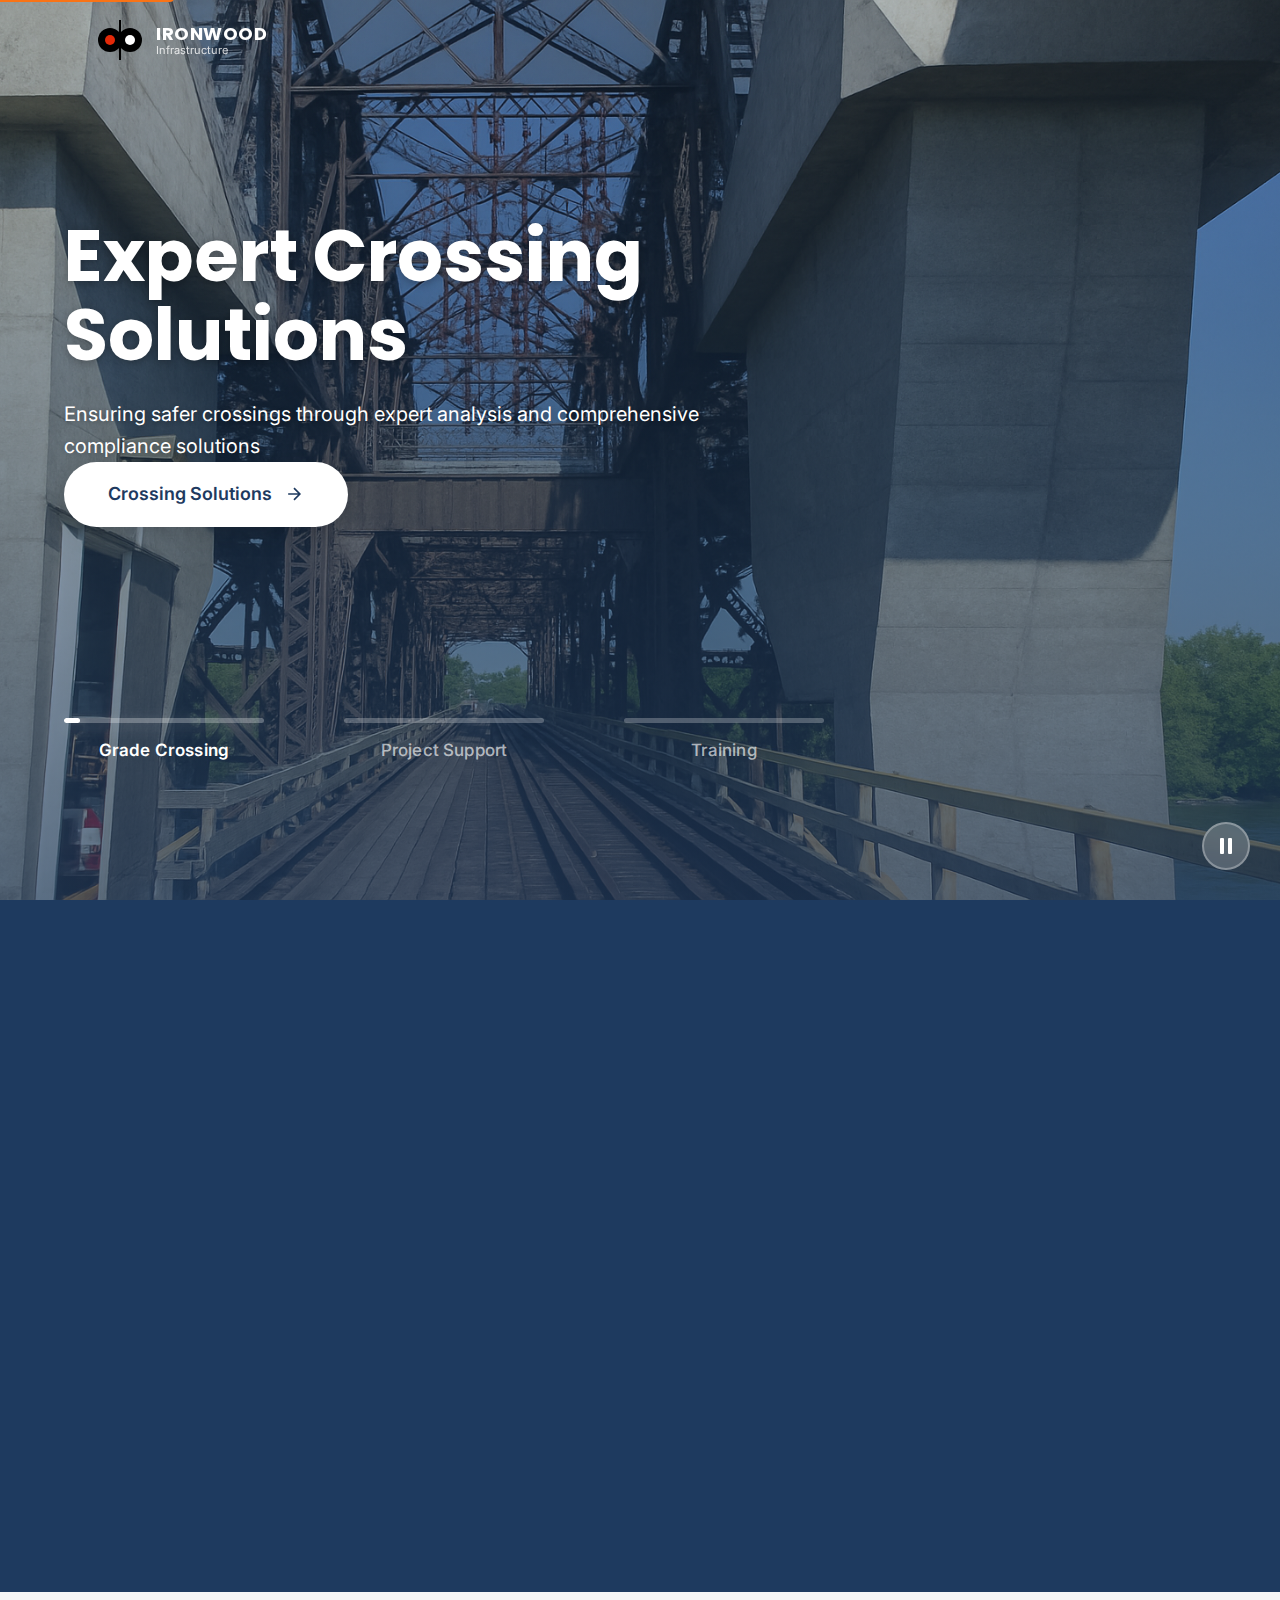
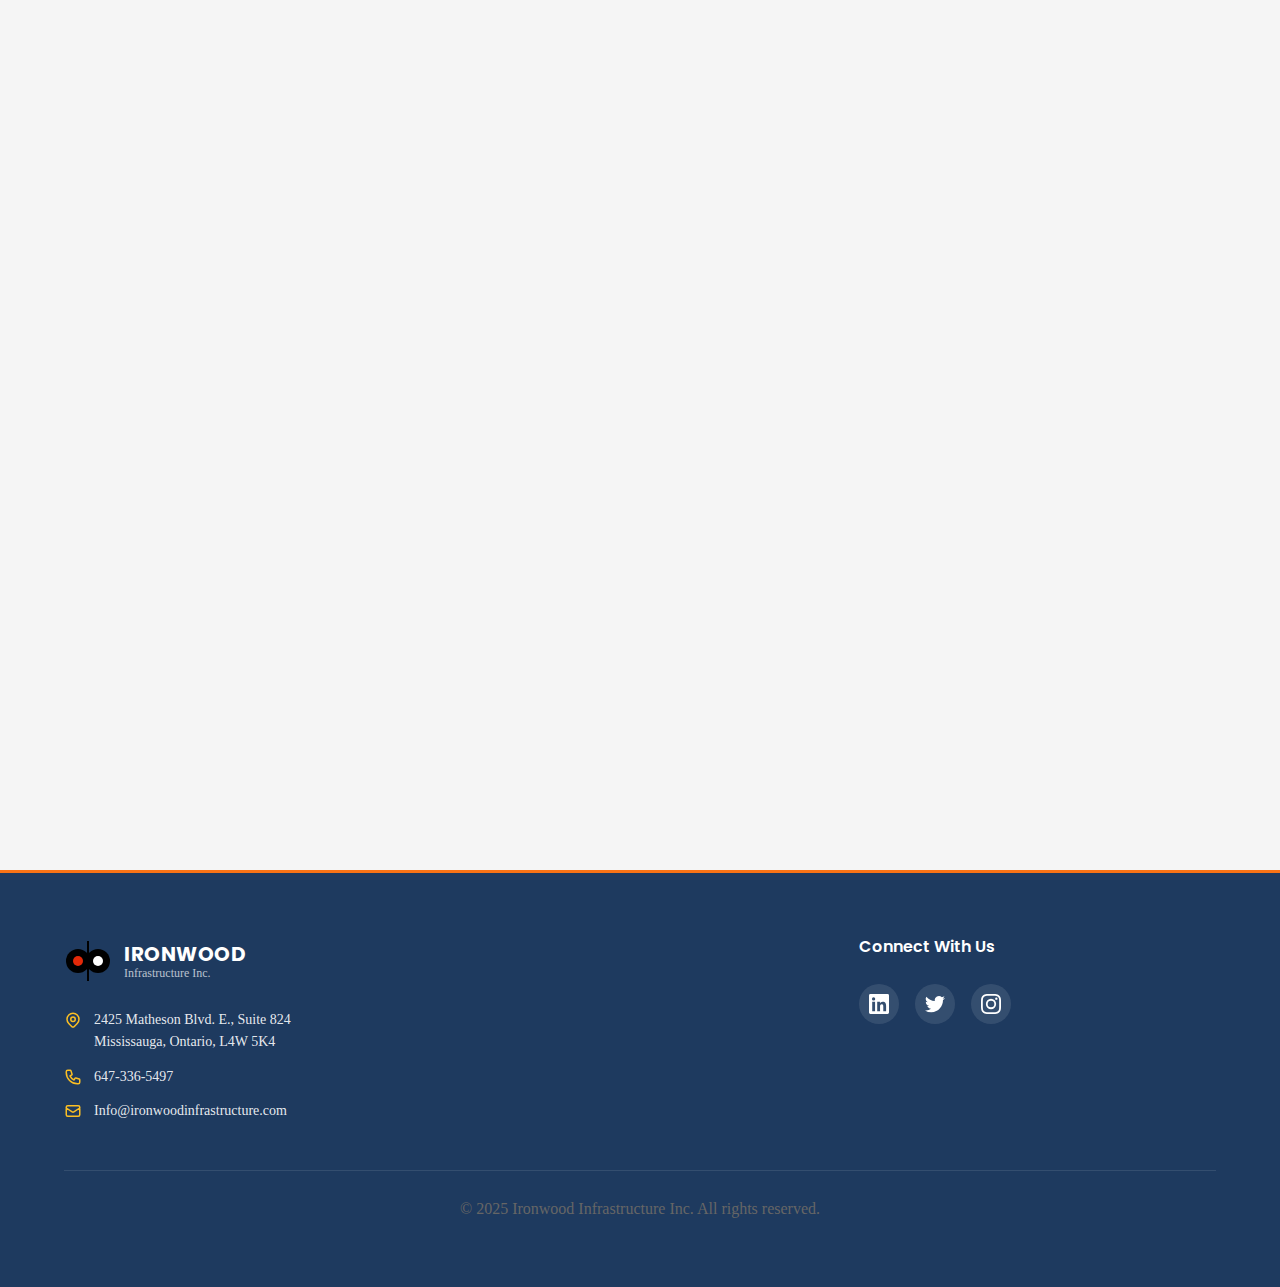
<file: index.html>
<!DOCTYPE html>
<html lang="en">
<head>
    <meta charset="UTF-8">
    <meta name="viewport" content="width=device-width, initial-scale=1.0">
    <meta name="description" content="Delivering safe, compliant, and future-ready railway infrastructure solutions across Canada. 120+ projects, 15+ years expertise.">
    <title>Ironwood Infrastructure - We Engineer the Future of Rail</title>
    
    <!-- Open Graph / Facebook -->
    <meta property="og:type" content="website">
    <meta property="og:url" content="https://ironwoodinfrastructure.com/">
    <meta property="og:title" content="Ironwood Infrastructure - Railway Engineering Excellence">
    <meta property="og:description" content="Delivering safe, compliant railway infrastructure solutions across Canada. 120+ projects, 15+ years expertise.">
    <meta property="og:image" content="https://ironwoodinfrastructure.com/assets/images/og-image.jpg">

    <!-- Twitter -->
    <meta property="twitter:card" content="summary_large_image">
    <meta property="twitter:url" content="https://ironwoodinfrastructure.com/">
    <meta property="twitter:title" content="Ironwood Infrastructure - Railway Engineering Excellence">
    <meta property="twitter:description" content="Delivering safe, compliant railway infrastructure solutions across Canada. 120+ projects, 15+ years expertise.">
    <meta property="twitter:image" content="https://ironwoodinfrastructure.com/assets/images/twitter-card.jpg">
    
    <!-- Preconnect to external domains -->
    <link rel="preconnect" href="https://fonts.googleapis.com">
    <link rel="preconnect" href="https://fonts.gstatic.com" crossorigin>
    
    <!-- Preload critical resources -->
    <link rel="preload" href="assets/css/variables.css" as="style">
    <link rel="preload" href="assets/images/hero/home-hero.png" as="image">
    
    <!-- Google Fonts -->
    <link href="https://fonts.googleapis.com/css2?family=Poppins:wght@400;600;700;800&family=Inter:wght@300;400;500;600&display=swap" rel="stylesheet">
    
    <!-- CSS Files -->
    <link rel="stylesheet" href="assets/css/variables.css">
    <link rel="stylesheet" href="assets/css/reset.css">
    <link rel="stylesheet" href="assets/css/typography.css">
    <link rel="stylesheet" href="assets/css/layout.css">
    <link rel="stylesheet" href="assets/css/components.css">
    <link rel="stylesheet" href="assets/css/back-to-top.css">
    <link rel="stylesheet" href="assets/css/loading.css">
    <link rel="stylesheet" href="assets/css/responsive.css">
    
    <!-- Structured Data -->
    <script type="application/ld+json">
    {
      "@context": "https://schema.org",
      "@type": "Organization",
      "name": "Ironwood Infrastructure Inc.",
      "url": "https://ironwoodinfrastructure.com",
      "logo": "https://ironwoodinfrastructure.com/assets/images/logo-ironwood.svg",
      "description": "Expert railway infrastructure solutions across Canada",
      "address": {
        "@type": "PostalAddress",
        "streetAddress": "2425 Matheson Blvd. E., Suite 824",
        "addressLocality": "Mississauga",
        "addressRegion": "Ontario",
        "postalCode": "L4W 5K4",
        "addressCountry": "CA"
      },
      "contactPoint": {
        "@type": "ContactPoint",
        "telephone": "+1-647-336-5497",
        "contactType": "Customer Service",
        "email": "Info@ironwoodinfrastructure.com"
      },
      "sameAs": [
        "https://linkedin.com/company/ironwood-infrastructure",
        "https://twitter.com/ironwoodinfra"
      ]
    }
    </script>
</head>
<body>
    
    <!-- Skip Link for Accessibility -->
    <a href="#main-content" class="skip-link">Skip to main content</a>
    
    <!-- ============================================
         HEADER / NAVIGATION
         ============================================ -->
    <header class="header" role="banner">
        <div class="container">
            <div class="header__content">
                <!-- Logo with SVG -->
                <a href="index.html" class="logo" aria-label="Ironwood Infrastructure - Home">
                    <img src="assets/images/logo-ironwood.svg" alt="" class="logo__svg" aria-hidden="true">
                    <div class="logo__text">
                        <span class="logo__brand">IRONWOOD</span>
                        <span class="logo__subtitle">Infrastructure</span>
                    </div>
                </a>
                
                <!-- Mobile Menu Button -->
                <button class="menu-toggle" id="menuToggle" aria-label="Toggle menu" aria-expanded="false">
                    <span class="menu-toggle__line"></span>
                    <span class="menu-toggle__line"></span>
                    <span class="menu-toggle__line"></span>
                </button>
                
                <!-- Navigation -->
                <nav class="nav" id="mainNav" aria-label="Main navigation">
                    <ul class="nav__list">
                        <li class="nav__item"><a href="index.html" class="nav__link nav__link--active" aria-current="page">Home</a></li>
                        <li class="nav__item"><a href="pages/about.html" class="nav__link">About</a></li>
                        <li class="nav__item"><a href="pages/services.html" class="nav__link">Services</a></li>
                        <li class="nav__item"><a href="pages/projects.html" class="nav__link">Projects</a></li>
                        <li class="nav__item"><a href="pages/insights.html" class="nav__link">Insights</a></li>
                        <li class="nav__item"><a href="pages/contact.html" class="nav__link">Contact</a></li>
                    </ul>
                </nav>
            </div>
        </div>
    </header>

    <!-- Main Content -->
    <main id="main-content">

        <!-- ============================================
             HERO SECTION - 3 TABS WITH PROGRESS
             ============================================ -->
        <section class="hero hero--tabbed" id="heroSection" aria-label="Featured services">
            <!-- Background Images for each tab -->
            <div class="hero__background" aria-hidden="true">
                <img src="assets/images/hero/home-hero.png" 
                     alt="Grade Crossing Safety" 
                     class="hero__image" 
                     data-tab="grade-crossing"
                     loading="eager"
                     fetchpriority="high">
                <img src="assets/images/hero/home-hero2.png" 
                     alt="Project Support" 
                     class="hero__image" 
                     data-tab="project-support"
                     loading="lazy">
                <img src="assets/images/hero/home-hero3.png" 
                     alt="Training Programs" 
                     class="hero__image" 
                     data-tab="training"
                     loading="lazy">
                <div class="hero__overlay"></div>
            </div>
            
            <div class="container">
                <div class="hero__content">
                    <!-- Dynamic Title -->
                    <h1 class="hero__title" id="heroTitle">Expert Crossing Solutions</h1>
                    
                    <!-- Tab Content -->
                    <div class="hero__tab-content">
                        
                        <!-- Tab 1: Grade Crossing -->
                        <div class="hero__tab-pane active" 
                             data-tab="grade-crossing"
                             id="tab-panel-1"
                             role="tabpanel"
                             aria-labelledby="tab-1"
                             aria-hidden="false">
                            <p class="hero__subtitle">Ensuring safer crossings through expert analysis and comprehensive compliance solutions</p>
                            <a href="pages/services.html#grade-crossing" class="btn btn--hero">
                                Crossing Solutions
                                <svg width="20" height="20" viewBox="0 0 24 24" fill="none" stroke="currentColor" stroke-width="2" aria-hidden="true">
                                    <path d="M5 12h14M12 5l7 7-7 7"/>
                                </svg>
                            </a>
                        </div>
                        
                        <!-- Tab 2: Project Support -->
                        <div class="hero__tab-pane" 
                             data-tab="project-support"
                             id="tab-panel-2"
                             role="tabpanel"
                             aria-labelledby="tab-2"
                             aria-hidden="true">
                            <p class="hero__subtitle">End-to-end railway infrastructure management from planning through commissioning</p>
                            <a href="pages/services.html#project-support" class="btn btn--hero">
                                Our Services
                                <svg width="20" height="20" viewBox="0 0 24 24" fill="none" stroke="currentColor" stroke-width="2" aria-hidden="true">
                                    <path d="M5 12h14M12 5l7 7-7 7"/>
                                </svg>
                            </a>
                        </div>
                        
                        <!-- Tab 3: Training -->
                        <div class="hero__tab-pane" 
                             data-tab="training"
                             id="tab-panel-3"
                             role="tabpanel"
                             aria-labelledby="tab-3"
                             aria-hidden="true">
                            <p class="hero__subtitle">Expert-led programs in railway safety, compliance, and regulations</p>
                            <a href="pages/services.html#training" class="btn btn--hero">
                                Training Programs
                                <svg width="20" height="20" viewBox="0 0 24 24" fill="none" stroke="currentColor" stroke-width="2" aria-hidden="true">
                                    <path d="M5 12h14M12 5l7 7-7 7"/>
                                </svg>
                            </a>
                        </div>
                        
                    </div>
                    
                    <!-- Tabs Navigation - WITH PROGRESS BARS -->
                    <div class="hero__tabs" role="tablist" aria-label="Service categories">
                        <button class="hero__tab active" 
                                data-tab="grade-crossing" 
                                data-title="Expert Crossing Solutions"
                                id="tab-1"
                                role="tab"
                                aria-selected="true"
                                aria-controls="tab-panel-1"
                                tabindex="0">
                            <span class="hero__tab-line">
                                <span class="hero__tab-progress"></span>
                            </span>
                            <span class="hero__tab-text">Grade Crossing</span>
                        </button>
                        <button class="hero__tab" 
                                data-tab="project-support" 
                                data-title="Comprehensive Project Excellence"
                                id="tab-2"
                                role="tab"
                                aria-selected="false"
                                aria-controls="tab-panel-2"
                                tabindex="-1">
                            <span class="hero__tab-line">
                                <span class="hero__tab-progress"></span>
                            </span>
                            <span class="hero__tab-text">Project Support</span>
                        </button>
                        <button class="hero__tab" 
                                data-tab="training" 
                                data-title="Knowledge-Driven Safety"
                                id="tab-3"
                                role="tab"
                                aria-selected="false"
                                aria-controls="tab-panel-3"
                                tabindex="-1">
                            <span class="hero__tab-line">
                                <span class="hero__tab-progress"></span>
                            </span>
                            <span class="hero__tab-text">Training</span>
                        </button>
                    </div>
                    
                    <!-- Mobile Indicators -->
                    <div class="hero__mobile-indicator" aria-hidden="true">
                        <span class="hero__dot active"></span>
                        <span class="hero__dot"></span>
                        <span class="hero__dot"></span>
                    </div>
                </div>
            </div>
            
            <!-- Pause Button -->
            <button class="hero__pause" id="heroPause" aria-label="Pause slideshow">
                <svg width="24" height="24" viewBox="0 0 24 24" fill="currentColor" aria-hidden="true">
                    <rect x="6" y="4" width="4" height="16" rx="1"/>
                    <rect x="14" y="4" width="4" height="16" rx="1"/>
                </svg>
            </button>
            
            <!-- Live Region for Screen Readers -->
            <div role="status" aria-live="polite" aria-atomic="true" class="sr-only" id="tabLiveRegion"></div>
        </section>

        <!-- ============================================
             ABOUT SECTION - 3-PART STORY + STATS
             ============================================ -->
        <section class="about-section about-section--white" aria-labelledby="about-title">
            <div class="container">
                <div class="about-section__grid">
                    <div class="about-section__content">
                        
                        <!-- 1. PROBLEMA -->
                        <p class="about-section__lead" data-reveal="fade-up" data-reveal-delay="100">
                            Railway projects fail when stakeholders can't align on safety, compliance, and execution.
                        </p>
                        
                        <!-- 2. SOLUCIÓN -->
                        <h2 class="section-title" id="about-title" data-reveal="fade-up" data-reveal-delay="200">
                            We Bridge the Gap Between Vision and Reality
                        </h2>
                        
                        <!-- 3. VALOR -->
                        <p class="about-section__text" data-reveal="fade-up" data-reveal-delay="300">
                            With 15+ years of experience delivering 120+ grade crossing projects, we ensure zero compromises 
                            on safety while keeping every stakeholder aligned. Our expertise spans railway engineering, 
                            regulatory compliance, and complex joint infrastructure projects regulated by the CTA.
                        </p>
                        
                        <!-- STATS ROW -->
                        <div class="stats-row" data-reveal="fade-up" data-reveal-delay="400">
                            <div class="stat">
                                <span class="stat-number">120<span class="stat-plus">+</span></span>
                                <span class="stat-label">Projects Delivered</span>
                            </div>
                            <div class="stat">
                                <span class="stat-number">7500<span class="stat-plus">+</span></span>
                                <span class="stat-label">Crossings Managed</span>
                            </div>
                            <div class="stat">
                                <span class="stat-number">15<span class="stat-plus">+</span></span>
                                <span class="stat-label">Years Experience</span>
                            </div>
                        </div>
                        
                        <div data-reveal="fade-up" data-reveal-delay="500">
                            <a href="pages/about.html" class="btn btn--primary">
                                Meet Our Team
                                <svg width="20" height="20" viewBox="0 0 24 24" fill="none" stroke="currentColor" stroke-width="2" aria-hidden="true">
                                    <path d="M5 12h14M12 5l7 7-7 7"/>
                                </svg>
                            </a>
                        </div>
                    </div>
                    
                    <div class="about-section__image" data-reveal="fade-left" data-reveal-delay="200">
                        <img src="assets/images/Railk.jpg" 
                             alt="Railway infrastructure and grade crossing" 
                             class="about-section__img"
                             loading="lazy"
                             decoding="async">
                    </div>

                </div>
            </div>
        </section>

        <!-- ============================================
             INSIGHTS SECTION - CARD-BASED DESIGN
             ============================================ -->
        <section class="insights-section" aria-labelledby="insights-title">
            <div class="container">
                
                <!-- Header with CTA -->
                <div class="section-header" data-reveal="fade-up">
                    <h2 class="section-title" id="insights-title">Industry Insights</h2>
                    <a href="pages/insights.html" class="btn btn--secondary">
                        View All Articles
                        <svg width="20" height="20" viewBox="0 0 24 24" fill="none" stroke="currentColor" stroke-width="2" aria-hidden="true">
                            <path d="M5 12h14M12 5l7 7-7 7"/>
                        </svg>
                    </a>
                </div>
                
                <div class="insights-grid">
                    
                    <!-- Card 1 - FEATURED -->
                    <article class="insight-card insight-card--featured" data-reveal="fade-up" data-reveal-delay="100">
                        <div class="insight-card__image">
                            <img src="assets/images/insights/Whistle.png" 
                                alt="Railway crossing whistle cessation" 
                                loading="lazy"
                                decoding="async"
                                style="width: 100%; height: 100%; object-fit: cover;">
                            <span class="insight-card__badge">Featured</span>
                        </div>
                        <div class="insight-card__content">
                            <div class="insight-card__meta">
                                <time class="insight-card__date" datetime="2025-03-15">
                                    <svg width="16" height="16" viewBox="0 0 24 24" fill="none" stroke="currentColor" stroke-width="2" aria-hidden="true">
                                        <rect x="3" y="4" width="18" height="18" rx="2" ry="2"/>
                                        <line x1="16" y1="2" x2="16" y2="6"/>
                                        <line x1="8" y1="2" x2="8" y2="6"/>
                                        <line x1="3" y1="10" x2="21" y2="10"/>
                                    </svg>
                                    March 15, 2025
                                </time>
                                <span class="insight-card__category">Safety</span>
                            </div>
                            <h3 class="insight-card__title">
                                <a href="pages/insights.html#whistle-cessation">
                                    The Oversight of Whistle Cessation at Railway Crossings
                                </a>
                            </h3>
                            <p class="insight-card__excerpt">
                                Exploring the regulatory framework and safety implications of whistle cessation programs 
                                across Canadian railway crossings and their impact on community safety.
                            </p>
                            <a href="pages/insights.html#whistle-cessation" class="insight-card__link">
                                Read More
                                <svg width="20" height="20" viewBox="0 0 24 24" fill="none" stroke="currentColor" stroke-width="2" aria-hidden="true">
                                    <path d="M5 12h14M12 5l7 7-7 7"/>
                                </svg>
                            </a>
                        </div>
                    </article>

                    <!-- Card 2 -->
                    <article class="insight-card" data-reveal="fade-up" data-reveal-delay="200">
                        <div class="insight-card__image">
                            <img src="assets/images/insights/Trainstock.png" 
                                alt="Enhanced rail crossing safety" 
                                loading="lazy"
                                decoding="async"
                                style="width: 100%; height: 100%; object-fit: cover;">
                        </div>
                        <div class="insight-card__content">
                            <div class="insight-card__meta">
                                <time class="insight-card__date" datetime="2025-02-28">
                                    <svg width="16" height="16" viewBox="0 0 24 24" fill="none" stroke="currentColor" stroke-width="2" aria-hidden="true">
                                        <rect x="3" y="4" width="18" height="18" rx="2" ry="2"/>
                                        <line x1="16" y1="2" x2="16" y2="6"/>
                                        <line x1="8" y1="2" x2="8" y2="6"/>
                                        <line x1="3" y1="10" x2="21" y2="10"/>
                                    </svg>
                                    February 28, 2025
                                </time>
                                <span class="insight-card__category">Compliance</span>
                            </div>
                            <h3 class="insight-card__title">
                                <a href="pages/insights.html#rail-safety">
                                    A Call to Action for Enhanced Rail Crossing Safety in Canada
                                </a>
                            </h3>
                            <p class="insight-card__excerpt">
                                Examining the latest Transport Canada regulations and how proactive compliance measures 
                                can significantly reduce crossing incidents nationwide.
                            </p>
                            <a href="pages/insights.html#rail-safety" class="insight-card__link">
                                Read More
                                <svg width="20" height="20" viewBox="0 0 24 24" fill="none" stroke="currentColor" stroke-width="2" aria-hidden="true">
                                    <path d="M5 12h14M12 5l7 7-7 7"/>
                                </svg>
                            </a>
                        </div>
                    </article>

                    <!-- Card 3 -->
                    <article class="insight-card" data-reveal="fade-up" data-reveal-delay="300">
                        <div class="insight-card__image">
                            <img src="assets/images/insights/Railsafety.jpg" 
                                alt="Future railway infrastructure trends" 
                                loading="lazy"
                                decoding="async"
                                style="width: 100%; height: 100%; object-fit: cover;">
                        </div>
                        <div class="insight-card__content">
                            <div class="insight-card__meta">
                                <time class="insight-card__date" datetime="2025-01-12">
                                    <svg width="16" height="16" viewBox="0 0 24 24" fill="none" stroke="currentColor" stroke-width="2" aria-hidden="true">
                                        <rect x="3" y="4" width="18" height="18" rx="2" ry="2"/>
                                        <line x1="16" y1="2" x2="16" y2="6"/>
                                        <line x1="8" y1="2" x2="8" y2="6"/>
                                        <line x1="3" y1="10" x2="21" y2="10"/>
                                    </svg>
                                    January 12, 2025
                                </time>
                                <span class="insight-card__category">Innovation</span>
                            </div>
                            <h3 class="insight-card__title">
                                <a href="pages/insights.html#future-rail">
                                    Future-Proofing Railway Infrastructure: Trends for 2025
                                </a>
                            </h3>
                            <p class="insight-card__excerpt">
                                Discover emerging technologies and methodologies reshaping how we approach railway 
                                infrastructure planning and execution in the modern era.
                            </p>
                            <a href="pages/insights.html#future-rail" class="insight-card__link">
                                Read More
                                <svg width="20" height="20" viewBox="0 0 24 24" fill="none" stroke="currentColor" stroke-width="2" aria-hidden="true">
                                    <path d="M5 12h14M12 5l7 7-7 7"/>
                                </svg>
                            </a>
                        </div>
                    </article>

                    
                </div>
            </div>
        </section>

    </main>

    <!-- ============================================
         FOOTER - MINIMAL & CLEAN
         ============================================ -->
    <footer class="footer" role="contentinfo">
        <div class="container">
            <div class="footer__grid">
                <!-- Brand & Contact Info -->
                <div class="footer__brand">
                    <!-- Logo -->
                    <div class="footer__logo">
                        <img src="assets/images/logo-ironwood.svg" alt="" class="footer__logo-svg" aria-hidden="true">
                        <div class="footer__logo-text">
                            <span class="footer__logo-brand">IRONWOOD</span>
                            <span class="footer__logo-subtitle">Infrastructure Inc.</span>
                        </div>
                    </div>
                    
                    <!-- Contact Information -->
                    <div class="footer__info">
                        <div class="footer__info-item">
                            <svg class="footer__info-icon" fill="none" stroke="currentColor" viewBox="0 0 24 24" aria-hidden="true">
                                <path stroke-linecap="round" stroke-linejoin="round" stroke-width="2" d="M17.657 16.657L13.414 20.9a1.998 1.998 0 01-2.827 0l-4.244-4.243a8 8 0 1111.314 0z"/>
                                <path stroke-linecap="round" stroke-linejoin="round" stroke-width="2" d="M15 11a3 3 0 11-6 0 3 3 0 016 0z"/>
                            </svg>
                            <span>2425 Matheson Blvd. E., Suite 824<br>Mississauga, Ontario, L4W 5K4</span>
                        </div>
                        
                        <div class="footer__info-item">
                            <svg class="footer__info-icon" fill="none" stroke="currentColor" viewBox="0 0 24 24" aria-hidden="true">
                                <path stroke-linecap="round" stroke-linejoin="round" stroke-width="2" d="M3 5a2 2 0 012-2h3.28a1 1 0 01.948.684l1.498 4.493a1 1 0 01-.502 1.21l-2.257 1.13a11.042 11.042 0 005.516 5.516l1.13-2.257a1 1 0 011.21-.502l4.493 1.498a1 1 0 01.684.949V19a2 2 0 01-2 2h-1C9.716 21 3 14.284 3 6V5z"/>
                            </svg>
                            <a href="tel:+16473365497">647-336-5497</a>
                        </div>
                        
                        <div class="footer__info-item">
                            <svg class="footer__info-icon" fill="none" stroke="currentColor" viewBox="0 0 24 24" aria-hidden="true">
                                <path stroke-linecap="round" stroke-linejoin="round" stroke-width="2" d="M3 8l7.89 5.26a2 2 0 002.22 0L21 8M5 19h14a2 2 0 002-2V7a2 2 0 00-2-2H5a2 2 0 00-2 2v10a2 2 0 002 2z"/>
                            </svg>
                            <a href="mailto:Info@ironwoodinfrastructure.com">Info@ironwoodinfrastructure.com</a>
                        </div>
                    </div>
                </div>
                
                <!-- Social Links -->
                <div class="footer__social">
                    <h3 class="footer__social-title">Connect With Us</h3>
                    <div class="footer__social-links">
                        <a href="#" class="footer__social-link" aria-label="LinkedIn">
                            <svg width="20" height="20" viewBox="0 0 20 20" fill="currentColor" aria-hidden="true">
                                <path d="M18.571 0H1.43A1.43 1.43 0 000 1.429v17.142A1.43 1.43 0 001.429 20h17.142A1.43 1.43 0 0020 18.571V1.43A1.43 1.43 0 0018.571 0zM6.071 17.143H3.214V7.857h2.857v9.286zM4.643 6.571a1.643 1.643 0 110-3.285 1.643 1.643 0 010 3.285zm12.5 10.572h-2.857v-4.524c0-1.075-.022-2.46-1.496-2.46-1.5 0-1.729 1.171-1.729 2.381v4.603h-2.857V7.857h2.738v1.271h.04c.381-.723 1.313-1.486 2.702-1.486 2.89 0 3.426 1.903 3.426 4.375v5.126h.033z"/>
                            </svg>
                        </a>
                        <a href="#" class="footer__social-link" aria-label="Twitter">
                            <svg width="20" height="20" viewBox="0 0 20 20" fill="currentColor" aria-hidden="true">
                                <path d="M6.29 18.25c7.547 0 11.675-6.253 11.675-11.675 0-.178 0-.355-.012-.53A8.348 8.348 0 0020 3.92a8.19 8.19 0 01-2.357.646 4.118 4.118 0 001.804-2.27 8.224 8.224 0 01-2.605.996 4.107 4.107 0 00-6.993 3.743 11.65 11.65 0 01-8.457-4.287 4.106 4.106 0 001.27 5.477A4.073 4.073 0 01.8 7.713v.052a4.105 4.105 0 003.292 4.022 4.095 4.095 0 01-1.853.07 4.108 4.108 0 003.834 2.85A8.233 8.233 0 010 16.407a11.616 11.616 0 006.29 1.84"/>
                            </svg>
                        </a>
                        <a href="#" class="footer__social-link" aria-label="Instagram">
                            <svg width="20" height="20" viewBox="0 0 20 20" fill="currentColor" aria-hidden="true">
                                <path d="M10 0C7.28 0 6.944.012 5.877.06 4.813.11 4.086.278 3.45.525a4.945 4.945 0 00-1.788 1.163A4.947 4.947 0 00.525 3.45C.278 4.086.11 4.813.06 5.877.012 6.944 0 7.28 0 10s.012 3.056.06 4.123c.05 1.064.218 1.791.465 2.427a4.947 4.947 0 001.163 1.788 4.945 4.945 0 001.788 1.163c.636.247 1.363.415 2.427.465C6.944 19.988 7.28 20 10 20s3.056-.012 4.123-.06c1.064-.05 1.791-.218 2.427-.465a4.947 4.947 0 001.788-1.163 4.945 4.945 0 001.163-1.788c.247-.636.415-1.363.465-2.427.048-1.067.06-1.403.06-4.123s-.012-3.056-.06-4.123c-.05-1.064-.218-1.791-.465-2.427a4.947 4.947 0 00-1.163-1.788A4.945 4.945 0 0016.55.525C15.914.278 15.187.11 14.123.06 13.056.012 12.72 0 10 0zm0 1.802c2.67 0 2.987.01 4.041.058.975.045 1.504.207 1.857.344.467.182.8.399 1.15.748.35.35.566.683.748 1.15.137.353.3.882.344 1.857.048 1.054.058 1.37.058 4.041s-.01 2.987-.058 4.041c-.045.975-.207 1.504-.344 1.857-.182.467-.399.8-.748 1.15-.35.35-.683.566-1.15.748-.353.137-.882.3-1.857.344-1.054.048-1.37.058-4.041.058s-2.987-.01-4.041-.058c-.975-.045-1.504-.207-1.857-.344a3.097 3.097 0 01-1.15-.748 3.098 3.098 0 01-.748-1.15c-.137-.353-.3-.882-.344-1.857-.048-1.054-.058-1.37-.058-4.041s.01-2.987.058-4.041c.045-.975.207-1.504.344-1.857.182-.467.399-.8.748-1.15.35-.35.683-.566 1.15-.748.353-.137.882-.3 1.857-.344 1.054-.048 1.37-.058 4.041-.058z"/>
                                <path d="M10 13.333a3.333 3.333 0 110-6.666 3.333 3.333 0 010 6.666zm0-8.468a5.135 5.135 0 100 10.27 5.135 5.135 0 000-10.27zm6.538-.203a1.2 1.2 0 11-2.4 0 1.2 1.2 0 012.4 0z"/>
                            </svg>
                        </a>
                    </div>
                </div>
            </div>
            
            <!-- Bottom Copyright -->
            <div class="footer__bottom">
                <p>&copy; 2025 Ironwood Infrastructure Inc. All rights reserved.</p>
            </div>
        </div>
    </footer>

    <!-- JavaScript Files -->
    <script src="assets/js/navigation.js"></script>
    <script src="assets/js/hero-tabs.js"></script>
    <script src="assets/js/counter-animation.js"></script>
    <script src="assets/js/scroll-reveal.js"></script>
    <script src="assets/js/back-to-top.js"></script>
    <script src="assets/js/touch-gestures.js"></script>
    
</body>
</html>
</file>
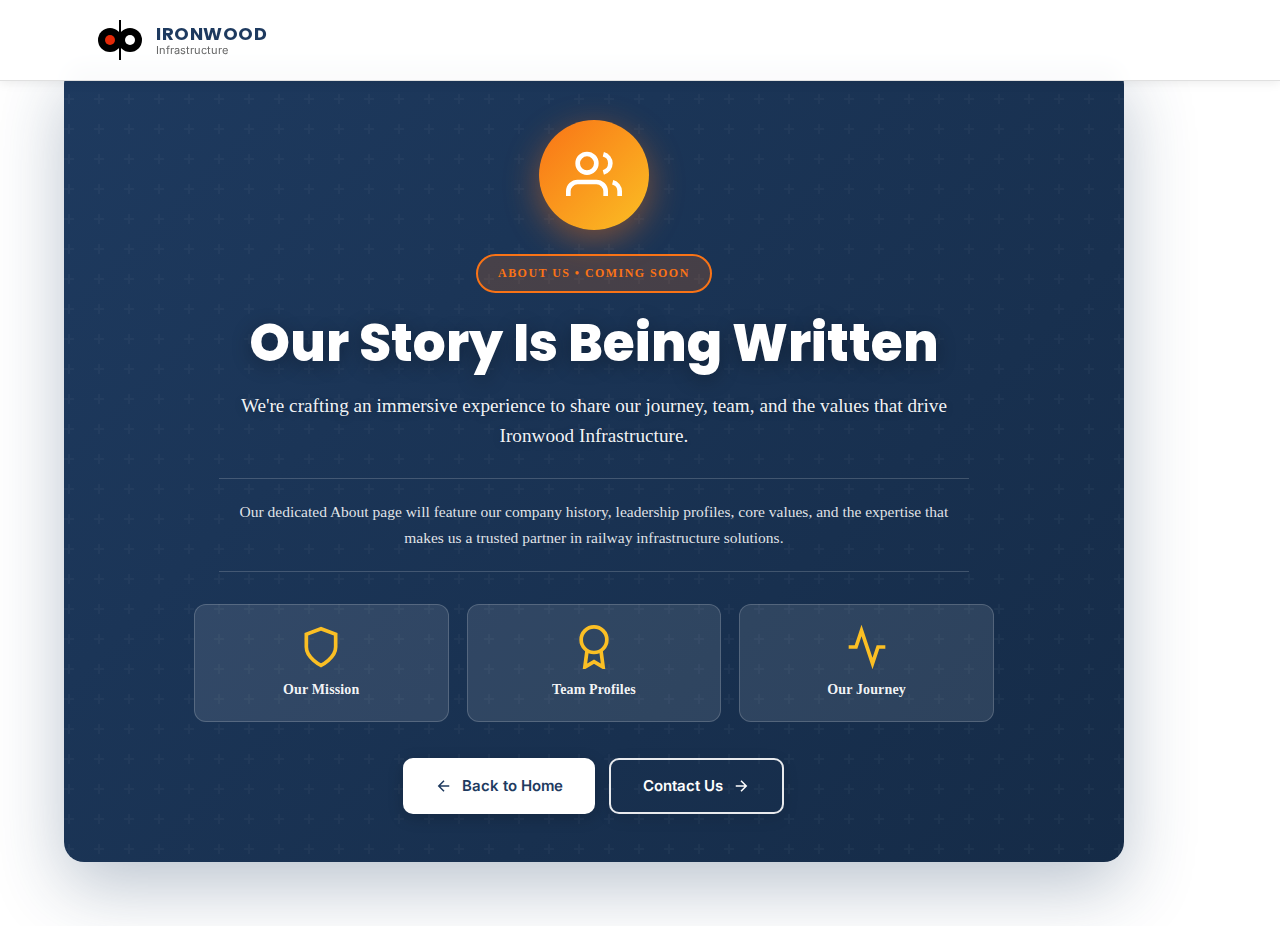
<file: pages/about.html>
<!DOCTYPE html>
<html lang="en">
<head>
    <meta charset="UTF-8">
    <meta name="viewport" content="width=device-width, initial-scale=1.0">
    <meta name="description" content="About Us - Coming Soon - Ironwood Infrastructure">
    <title>About Us - Ironwood Infrastructure</title>
    
    <link rel="preconnect" href="https://fonts.googleapis.com">
    <link rel="preconnect" href="https://fonts.gstatic.com" crossorigin>
    <link href="https://fonts.googleapis.com/css2?family=Poppins:wght@400;600;700;800&family=Inter:wght@300;400;500;600&display=swap" rel="stylesheet">
    
    <link rel="stylesheet" href="../assets/css/variables.css">
    <link rel="stylesheet" href="../assets/css/reset.css">
    <link rel="stylesheet" href="../assets/css/typography.css">
    <link rel="stylesheet" href="../assets/css/layout.css">
    <link rel="stylesheet" href="../assets/css/components.css">
    <link rel="stylesheet" href="../assets/css/responsive.css">
    
    <style>
        /* Override para fondo blanco */
        body {
            background: #ffffff;
        }
        
        /* Header siempre visible en páginas blancas */
        .header {
            background: rgba(255, 255, 255, 0.98);
            backdrop-filter: blur(10px);
            border-bottom: 1px solid var(--color-gray-200);
            box-shadow: 0 2px 10px rgba(0, 0, 0, 0.08);
        }
        
        .logo__brand {
            color: var(--color-secondary);
        }
        
        .logo__subtitle {
            color: var(--color-gray-600);
        }
        
        .menu-toggle__line {
            background-color: var(--color-secondary);
        }
        
        /* Coming Soon Section */
        .coming-soon-section {
            min-height: calc(100vh - var(--header-height));
            display: flex;
            align-items: center;
            justify-content: center;
            padding: var(--spacing-3xl) 0;
            background: #ffffff;
        }
        
        .coming-soon-content {
            position: relative;
            z-index: 1;
            text-align: center;
            max-width: 1100px;
            width: 92%;
            padding: 56px 48px 48px;
            background: linear-gradient(135deg, var(--color-secondary) 0%, var(--color-secondary-dark) 100%);
            border-radius: 20px;
            box-shadow: 0 24px 70px rgba(30, 58, 95, 0.3);
            position: relative;
            overflow: hidden;
        }
        
        .coming-soon-content::before {
            content: '';
            position: absolute;
            top: 0;
            left: 0;
            width: 100%;
            height: 100%;
            background: url('data:image/svg+xml,<svg width="60" height="60" viewBox="0 0 60 60" xmlns="http://www.w3.org/2000/svg"><g fill="none" fill-rule="evenodd"><g fill="%23ffffff" fill-opacity="0.03"><path d="M36 34v-4h-2v4h-4v2h4v4h2v-4h4v-2h-4zm0-30V0h-2v4h-4v2h4v4h2V6h4V4h-4zM6 34v-4H4v4H0v2h4v4h2v-4h4v-2H6zM6 4V0H4v4H0v2h4v4h2V6h4V4H6z"/></g></g></svg>') repeat;
            opacity: 1;
            z-index: 0;
        }
        
        .coming-soon-inner {
            position: relative;
            z-index: 1;
        }
        
        .coming-soon-icon {
            width: 110px;
            height: 110px;
            margin: 0 auto 24px;
            background: linear-gradient(135deg, var(--color-primary) 0%, var(--color-accent) 100%);
            border-radius: 50%;
            display: flex;
            align-items: center;
            justify-content: center;
            animation: float 3s ease-in-out infinite;
            box-shadow: 0 10px 35px rgba(249, 115, 22, 0.45);
        }
        
        @keyframes float {
            0%, 100% { transform: translateY(0px); }
            50% { transform: translateY(-6px); }
        }
        
        .coming-soon-icon svg {
            width: 56px;
            height: 56px;
            color: white;
        }
        
        .coming-soon-badge {
            display: inline-block;
            padding: 8px 20px;
            background: rgba(249, 115, 22, 0.2);
            border: 2px solid var(--color-primary);
            border-radius: var(--border-radius-full);
            color: var(--color-primary);
            font-size: 12px;
            font-weight: var(--font-weight-bold);
            text-transform: uppercase;
            letter-spacing: 0.12em;
            margin-bottom: 20px;
        }
        
        .coming-soon-title {
            font-family: var(--font-primary);
            font-size: clamp(2.25rem, 5.5vw, 3.25rem);
            font-weight: 800;
            color: white;
            line-height: 1.15;
            margin-bottom: 18px;
            text-shadow: 0 4px 20px rgba(0, 0, 0, 0.3);
        }
        
        .coming-soon-subtitle {
            font-size: clamp(1.05rem, 2vw, 1.2rem);
            color: rgba(255, 255, 255, 0.96);
            line-height: 1.55;
            margin-bottom: 28px;
            text-shadow: 0 2px 10px rgba(0, 0, 0, 0.2);
            max-width: 750px;
            margin-left: auto;
            margin-right: auto;
        }
        
        .coming-soon-description {
            font-size: 15.5px;
            color: rgba(255, 255, 255, 0.88);
            line-height: 1.65;
            margin-bottom: 32px;
            padding: 20px 0;
            border-top: 1px solid rgba(255, 255, 255, 0.18);
            border-bottom: 1px solid rgba(255, 255, 255, 0.18);
            max-width: 750px;
            margin-left: auto;
            margin-right: auto;
        }
        
        .coming-soon-features {
            display: grid;
            grid-template-columns: repeat(3, 1fr);
            gap: 18px;
            margin-bottom: 36px;
            max-width: 800px;
            margin-left: auto;
            margin-right: auto;
        }
        
        .feature-item {
            display: flex;
            flex-direction: column;
            align-items: center;
            gap: 10px;
            padding: 20px 16px;
            background: rgba(255, 255, 255, 0.1);
            border-radius: 12px;
            border: 1px solid rgba(255, 255, 255, 0.18);
            transition: all 0.3s cubic-bezier(0.4, 0, 0.2, 1);
        }
        
        .feature-item:hover {
            background: rgba(255, 255, 255, 0.15);
            transform: translateY(-4px);
            box-shadow: 0 8px 20px rgba(0, 0, 0, 0.15);
        }
        
        .feature-icon {
            width: 44px;
            height: 44px;
            color: var(--color-accent);
        }
        
        .feature-text {
            font-size: 14px;
            color: rgba(255, 255, 255, 0.96);
            font-weight: var(--font-weight-semibold);
            letter-spacing: 0.01em;
        }
        
        .coming-soon-actions {
            display: flex;
            gap: 14px;
            justify-content: center;
            flex-wrap: wrap;
        }
        
        .btn-back,
        .btn-contact {
            padding: 14px 32px;
            border-radius: 10px;
            font-family: var(--font-secondary);
            font-size: 15px;
            font-weight: var(--font-weight-semibold);
            text-decoration: none;
            display: inline-flex;
            align-items: center;
            gap: 9px;
            transition: all 0.3s cubic-bezier(0.4, 0, 0.2, 1);
        }
        
        .btn-back {
            background: white;
            color: var(--color-secondary);
            box-shadow: 0 4px 16px rgba(0, 0, 0, 0.18);
        }
        
        .btn-back:hover {
            transform: translateY(-3px);
            box-shadow: 0 8px 24px rgba(0, 0, 0, 0.25);
        }
        
        .btn-contact {
            background: transparent;
            color: white;
            border: 2px solid rgba(255, 255, 255, 0.9);
            box-shadow: 0 4px 16px rgba(0, 0, 0, 0.1);
        }
        
        .btn-contact:hover {
            background: rgba(255, 255, 255, 0.12);
            border-color: white;
            transform: translateY(-3px);
            box-shadow: 0 8px 24px rgba(0, 0, 0, 0.15);
        }
        
        .floating {
            animation: float 3s ease-in-out infinite;
        }
    </style>
</head>
<body>
    
    <header class="header">
        <div class="container">
            <div class="header__content">
                <a href="../index.html" class="logo">
                    <img src="../assets/images/logo-ironwood.svg" alt="Ironwood Infrastructure" class="logo__svg">
                    <div class="logo__text">
                        <span class="logo__brand">IRONWOOD</span>
                        <span class="logo__subtitle">Infrastructure</span>
                    </div>
                </a>
                
                <button class="menu-toggle" id="menuToggle" aria-label="Toggle menu">
                    <span class="menu-toggle__line"></span>
                    <span class="menu-toggle__line"></span>
                    <span class="menu-toggle__line"></span>
                </button>
                
                <nav class="nav" id="mainNav">
                    <ul class="nav__list">
                        <li class="nav__item"><a href="../index.html" class="nav__link">Home</a></li>
                        <li class="nav__item"><a href="about.html" class="nav__link nav__link--active">About</a></li>
                        <li class="nav__item"><a href="services.html" class="nav__link">Services</a></li>
                        <li class="nav__item"><a href="projects.html" class="nav__link">Projects</a></li>
                        <li class="nav__item"><a href="insights.html" class="nav__link">Insights</a></li>
                        <li class="nav__item"><a href="contact.html" class="nav__link">Contact</a></li>
                    </ul>
                </nav>
            </div>
        </div>
    </header>

    <section class="coming-soon-section">
        <div class="container">
            <div class="coming-soon-content">
                <div class="coming-soon-inner">
                    
                    <div class="coming-soon-icon floating">
                        <svg viewBox="0 0 24 24" fill="none" stroke="currentColor" stroke-width="2">
                            <path d="M17 21v-2a4 4 0 0 0-4-4H5a4 4 0 0 0-4 4v2"/>
                            <circle cx="9" cy="7" r="4"/>
                            <path d="M23 21v-2a4 4 0 0 0-3-3.87"/>
                            <path d="M16 3.13a4 4 0 0 1 0 7.75"/>
                        </svg>
                    </div>
                    
                    <div class="coming-soon-badge">ABOUT US • COMING SOON</div>
                    
                    <h1 class="coming-soon-title">Our Story Is Being Written</h1>
                    
                    <p class="coming-soon-subtitle">
                        We're crafting an immersive experience to share our journey, team, and the values that drive Ironwood Infrastructure.
                    </p>
                    
                    <p class="coming-soon-description">
                        Our dedicated About page will feature our company history, leadership profiles, core values, and the expertise that makes us a trusted partner in railway infrastructure solutions.
                    </p>
                    
                    <div class="coming-soon-features">
                        <div class="feature-item">
                            <svg class="feature-icon" viewBox="0 0 24 24" fill="none" stroke="currentColor" stroke-width="2">
                                <path d="M12 22s8-4 8-10V5l-8-3-8 3v7c0 6 8 10 8 10z"/>
                            </svg>
                            <span class="feature-text">Our Mission</span>
                        </div>
                        <div class="feature-item">
                            <svg class="feature-icon" viewBox="0 0 24 24" fill="none" stroke="currentColor" stroke-width="2">
                                <circle cx="12" cy="8" r="7"/>
                                <polyline points="8.21 13.89 7 23 12 20 17 23 15.79 13.88"/>
                            </svg>
                            <span class="feature-text">Team Profiles</span>
                        </div>
                        <div class="feature-item">
                            <svg class="feature-icon" viewBox="0 0 24 24" fill="none" stroke="currentColor" stroke-width="2">
                                <polyline points="22 12 18 12 15 21 9 3 6 12 2 12"/>
                            </svg>
                            <span class="feature-text">Our Journey</span>
                        </div>
                    </div>
                    
                    <div class="coming-soon-actions">
                        <a href="../index.html" class="btn-back">
                            <svg width="18" height="18" viewBox="0 0 24 24" fill="none" stroke="currentColor" stroke-width="2">
                                <path d="M19 12H5M12 19l-7-7 7-7"/>
                            </svg>
                            Back to Home
                        </a>
                        <a href="contact.html" class="btn-contact">
                            Contact Us
                            <svg width="18" height="18" viewBox="0 0 24 24" fill="none" stroke="currentColor" stroke-width="2">
                                <path d="M5 12h14M12 5l7 7-7 7"/>
                            </svg>
                        </a>
                    </div>
                    
                </div>
            </div>
        </div>
    </section>

    <script src="../assets/js/navigation.js"></script>
</body>
</html>
</file>
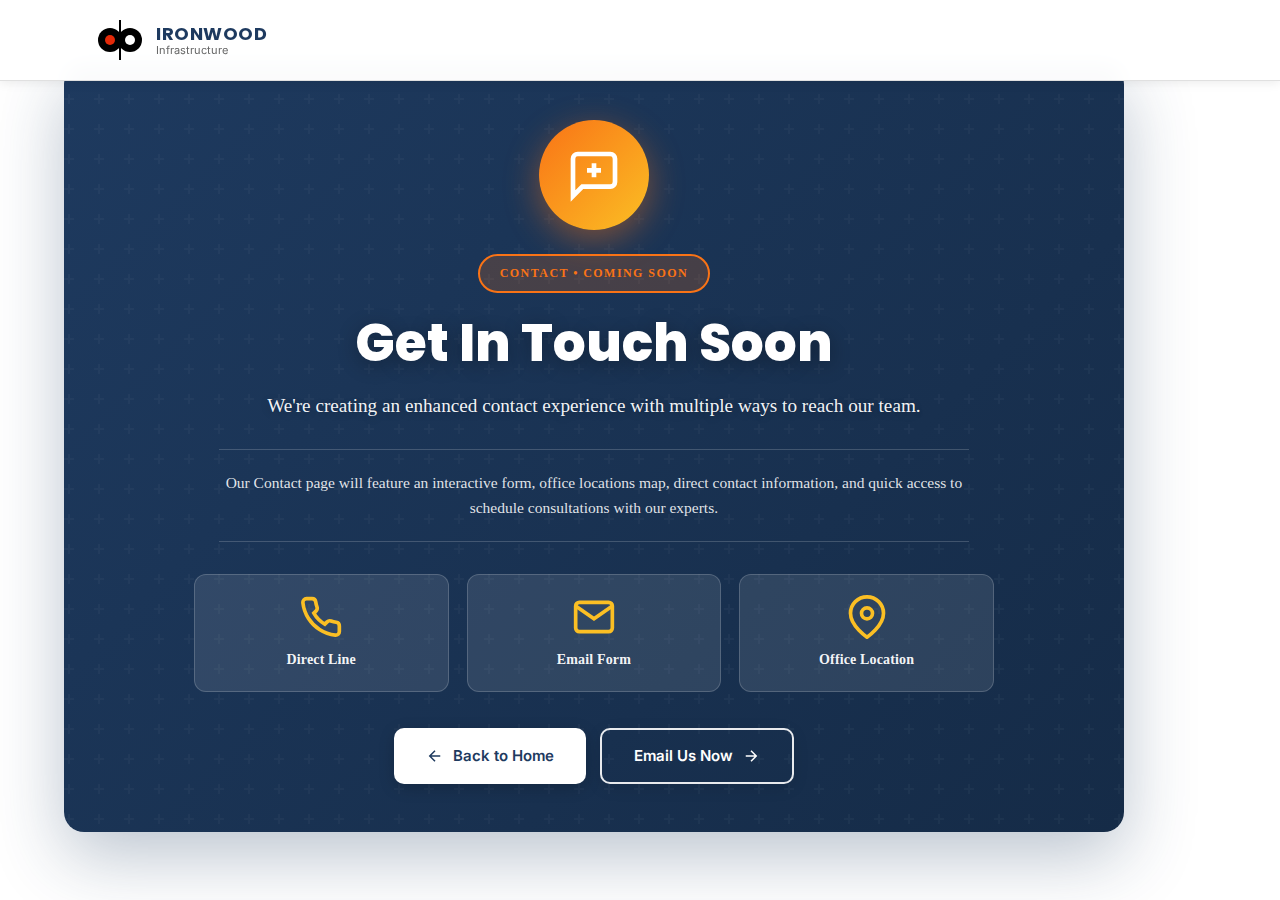
<file: pages/contact.html>
<!DOCTYPE html>
<html lang="en">
<head>
    <meta charset="UTF-8">
    <meta name="viewport" content="width=device-width, initial-scale=1.0">
    <meta name="description" content="Contact - Coming Soon - Ironwood Infrastructure">
    <title>Contact Us - Ironwood Infrastructure</title>
    
    <link rel="preconnect" href="https://fonts.googleapis.com">
    <link rel="preconnect" href="https://fonts.gstatic.com" crossorigin>
    <link href="https://fonts.googleapis.com/css2?family=Poppins:wght@400;600;700;800&family=Inter:wght@300;400;500;600&display=swap" rel="stylesheet">
    
    <link rel="stylesheet" href="../assets/css/variables.css">
    <link rel="stylesheet" href="../assets/css/reset.css">
    <link rel="stylesheet" href="../assets/css/typography.css">
    <link rel="stylesheet" href="../assets/css/layout.css">
    <link rel="stylesheet" href="../assets/css/components.css">
    <link rel="stylesheet" href="../assets/css/responsive.css">
    
    <style>
        /* Override para fondo blanco */
        body {
            background: #ffffff;
        }
        
        /* Header siempre visible en páginas blancas */
        .header {
            background: rgba(255, 255, 255, 0.98);
            backdrop-filter: blur(10px);
            border-bottom: 1px solid var(--color-gray-200);
            box-shadow: 0 2px 10px rgba(0, 0, 0, 0.08);
        }
        
        .logo__brand {
            color: var(--color-secondary);
        }
        
        .logo__subtitle {
            color: var(--color-gray-600);
        }
        
        .menu-toggle__line {
            background-color: var(--color-secondary);
        }
        
        /* Coming Soon Section */
        .coming-soon-section {
            min-height: calc(100vh - var(--header-height));
            display: flex;
            align-items: center;
            justify-content: center;
            padding: var(--spacing-3xl) 0;
            background: #ffffff;
        }
        
        .coming-soon-content {
            position: relative;
            z-index: 1;
            text-align: center;
            max-width: 1100px;
            width: 92%;
            padding: 56px 48px 48px;
            background: linear-gradient(135deg, var(--color-secondary) 0%, var(--color-secondary-dark) 100%);
            border-radius: 20px;
            box-shadow: 0 24px 70px rgba(30, 58, 95, 0.3);
            position: relative;
            overflow: hidden;
        }
        
        .coming-soon-content::before {
            content: '';
            position: absolute;
            top: 0;
            left: 0;
            width: 100%;
            height: 100%;
            background: url('data:image/svg+xml,<svg width="60" height="60" viewBox="0 0 60 60" xmlns="http://www.w3.org/2000/svg"><g fill="none" fill-rule="evenodd"><g fill="%23ffffff" fill-opacity="0.03"><path d="M36 34v-4h-2v4h-4v2h4v4h2v-4h4v-2h-4zm0-30V0h-2v4h-4v2h4v4h2V6h4V4h-4zM6 34v-4H4v4H0v2h4v4h2v-4h4v-2H6zM6 4V0H4v4H0v2h4v4h2V6h4V4H6z"/></g></g></svg>') repeat;
            opacity: 1;
            z-index: 0;
        }
        
        .coming-soon-inner {
            position: relative;
            z-index: 1;
        }
        
        .coming-soon-icon {
            width: 110px;
            height: 110px;
            margin: 0 auto 24px;
            background: linear-gradient(135deg, var(--color-primary) 0%, var(--color-accent) 100%);
            border-radius: 50%;
            display: flex;
            align-items: center;
            justify-content: center;
            animation: float 3s ease-in-out infinite;
            box-shadow: 0 10px 35px rgba(249, 115, 22, 0.45);
        }
        
        @keyframes float {
            0%, 100% { transform: translateY(0px); }
            50% { transform: translateY(-6px); }
        }
        
        .coming-soon-icon svg {
            width: 56px;
            height: 56px;
            color: white;
        }
        
        .coming-soon-badge {
            display: inline-block;
            padding: 8px 20px;
            background: rgba(249, 115, 22, 0.2);
            border: 2px solid var(--color-primary);
            border-radius: var(--border-radius-full);
            color: var(--color-primary);
            font-size: 12px;
            font-weight: var(--font-weight-bold);
            text-transform: uppercase;
            letter-spacing: 0.12em;
            margin-bottom: 20px;
        }
        
        .coming-soon-title {
            font-family: var(--font-primary);
            font-size: clamp(2.25rem, 5.5vw, 3.25rem);
            font-weight: 800;
            color: white;
            line-height: 1.15;
            margin-bottom: 18px;
            text-shadow: 0 4px 20px rgba(0, 0, 0, 0.3);
        }
        
        .coming-soon-subtitle {
            font-size: clamp(1.05rem, 2vw, 1.2rem);
            color: rgba(255, 255, 255, 0.96);
            line-height: 1.55;
            margin-bottom: 28px;
            text-shadow: 0 2px 10px rgba(0, 0, 0, 0.2);
            max-width: 750px;
            margin-left: auto;
            margin-right: auto;
        }
        
        .coming-soon-description {
            font-size: 15.5px;
            color: rgba(255, 255, 255, 0.88);
            line-height: 1.65;
            margin-bottom: 32px;
            padding: 20px 0;
            border-top: 1px solid rgba(255, 255, 255, 0.18);
            border-bottom: 1px solid rgba(255, 255, 255, 0.18);
            max-width: 750px;
            margin-left: auto;
            margin-right: auto;
        }
        
        .coming-soon-features {
            display: grid;
            grid-template-columns: repeat(3, 1fr);
            gap: 18px;
            margin-bottom: 36px;
            max-width: 800px;
            margin-left: auto;
            margin-right: auto;
        }
        
        .feature-item {
            display: flex;
            flex-direction: column;
            align-items: center;
            gap: 10px;
            padding: 20px 16px;
            background: rgba(255, 255, 255, 0.1);
            border-radius: 12px;
            border: 1px solid rgba(255, 255, 255, 0.18);
            transition: all 0.3s cubic-bezier(0.4, 0, 0.2, 1);
        }
        
        .feature-item:hover {
            background: rgba(255, 255, 255, 0.15);
            transform: translateY(-4px);
            box-shadow: 0 8px 20px rgba(0, 0, 0, 0.15);
        }
        
        .feature-icon {
            width: 44px;
            height: 44px;
            color: var(--color-accent);
        }
        
        .feature-text {
            font-size: 14px;
            color: rgba(255, 255, 255, 0.96);
            font-weight: var(--font-weight-semibold);
            letter-spacing: 0.01em;
        }
        
        .coming-soon-actions {
            display: flex;
            gap: 14px;
            justify-content: center;
            flex-wrap: wrap;
        }
        
        .btn-back,
        .btn-contact {
            padding: 14px 32px;
            border-radius: 10px;
            font-family: var(--font-secondary);
            font-size: 15px;
            font-weight: var(--font-weight-semibold);
            text-decoration: none;
            display: inline-flex;
            align-items: center;
            gap: 9px;
            transition: all 0.3s cubic-bezier(0.4, 0, 0.2, 1);
        }
        
        .btn-back {
            background: white;
            color: var(--color-secondary);
            box-shadow: 0 4px 16px rgba(0, 0, 0, 0.18);
        }
        
        .btn-back:hover {
            transform: translateY(-3px);
            box-shadow: 0 8px 24px rgba(0, 0, 0, 0.25);
        }
        
        .btn-contact {
            background: transparent;
            color: white;
            border: 2px solid rgba(255, 255, 255, 0.9);
            box-shadow: 0 4px 16px rgba(0, 0, 0, 0.1);
        }
        
        .btn-contact:hover {
            background: rgba(255, 255, 255, 0.12);
            border-color: white;
            transform: translateY(-3px);
            box-shadow: 0 8px 24px rgba(0, 0, 0, 0.15);
        }
        
        .floating {
            animation: float 3s ease-in-out infinite;
        }

        @media (max-width: 768px) {
            .coming-soon-features {
                grid-template-columns: 1fr;
                gap: 14px;
            }
            
            .coming-soon-actions {
                flex-direction: column;
            }
            
            .btn-back,
            .btn-contact {
                width: 100%;
                justify-content: center;
            }
        }
    </style>
</head>
<body>
    
    <header class="header">
        <div class="container">
            <div class="header__content">
                <a href="../index.html" class="logo">
                    <img src="../assets/images/logo-ironwood.svg" alt="Ironwood Infrastructure" class="logo__svg">
                    <div class="logo__text">
                        <span class="logo__brand">IRONWOOD</span>
                        <span class="logo__subtitle">Infrastructure</span>
                    </div>
                </a>
                
                <button class="menu-toggle" id="menuToggle" aria-label="Toggle menu">
                    <span class="menu-toggle__line"></span>
                    <span class="menu-toggle__line"></span>
                    <span class="menu-toggle__line"></span>
                </button>
                
                <nav class="nav" id="mainNav">
                    <ul class="nav__list">
                        <li class="nav__item"><a href="../index.html" class="nav__link">Home</a></li>
                        <li class="nav__item"><a href="about.html" class="nav__link">About</a></li>
                        <li class="nav__item"><a href="services.html" class="nav__link">Services</a></li>
                        <li class="nav__item"><a href="projects.html" class="nav__link">Projects</a></li>
                        <li class="nav__item"><a href="insights.html" class="nav__link">Insights</a></li>
                        <li class="nav__item"><a href="contact.html" class="nav__link nav__link--active">Contact</a></li>
                    </ul>
                </nav>
            </div>
        </div>
    </header>

    <section class="coming-soon-section">
        <div class="container">
            <div class="coming-soon-content">
                <div class="coming-soon-inner">
                    
                    <div class="coming-soon-icon floating">
                        <svg viewBox="0 0 24 24" fill="none" stroke="currentColor" stroke-width="2">
                            <path d="M21 15a2 2 0 0 1-2 2H7l-4 4V5a2 2 0 0 1 2-2h14a2 2 0 0 1 2 2z"/>
                            <line x1="9" y1="10" x2="15" y2="10"/>
                            <line x1="12" y1="7" x2="12" y2="13"/>
                        </svg>
                    </div>
                    
                    <div class="coming-soon-badge">CONTACT • COMING SOON</div>
                    
                    <h1 class="coming-soon-title">Get In Touch Soon</h1>
                    
                    <p class="coming-soon-subtitle">
                        We're creating an enhanced contact experience with multiple ways to reach our team.
                    </p>
                    
                    <p class="coming-soon-description">
                        Our Contact page will feature an interactive form, office locations map, direct contact information, and quick access to schedule consultations with our experts.
                    </p>
                    
                    <div class="coming-soon-features">
                        <div class="feature-item">
                            <svg class="feature-icon" viewBox="0 0 24 24" fill="none" stroke="currentColor" stroke-width="2">
                                <path d="M22 16.92v3a2 2 0 0 1-2.18 2 19.79 19.79 0 0 1-8.63-3.07 19.5 19.5 0 0 1-6-6 19.79 19.79 0 0 1-3.07-8.67A2 2 0 0 1 4.11 2h3a2 2 0 0 1 2 1.72 12.84 12.84 0 0 0 .7 2.81 2 2 0 0 1-.45 2.11L8.09 9.91a16 16 0 0 0 6 6l1.27-1.27a2 2 0 0 1 2.11-.45 12.84 12.84 0 0 0 2.81.7A2 2 0 0 1 22 16.92z"/>
                            </svg>
                            <span class="feature-text">Direct Line</span>
                        </div>
                        <div class="feature-item">
                            <svg class="feature-icon" viewBox="0 0 24 24" fill="none" stroke="currentColor" stroke-width="2">
                                <path d="M4 4h16c1.1 0 2 .9 2 2v12c0 1.1-.9 2-2 2H4c-1.1 0-2-.9-2-2V6c0-1.1.9-2 2-2z"/>
                                <polyline points="22,6 12,13 2,6"/>
                            </svg>
                            <span class="feature-text">Email Form</span>
                        </div>
                        <div class="feature-item">
                            <svg class="feature-icon" viewBox="0 0 24 24" fill="none" stroke="currentColor" stroke-width="2">
                                <path d="M21 10c0 7-9 13-9 13s-9-6-9-13a9 9 0 0 1 18 0z"/>
                                <circle cx="12" cy="10" r="3"/>
                            </svg>
                            <span class="feature-text">Office Location</span>
                        </div>
                    </div>
                    
                    <div class="coming-soon-actions">
                        <a href="../index.html" class="btn-back">
                            <svg width="18" height="18" viewBox="0 0 24 24" fill="none" stroke="currentColor" stroke-width="2">
                                <path d="M19 12H5M12 19l-7-7 7-7"/>
                            </svg>
                            Back to Home
                        </a>
                        <a href="mailto:Info@ironwoodinfrastructure.com" class="btn-contact">
                            Email Us Now
                            <svg width="18" height="18" viewBox="0 0 24 24" fill="none" stroke="currentColor" stroke-width="2">
                                <path d="M5 12h14M12 5l7 7-7 7"/>
                            </svg>
                        </a>
                    </div>
                    
                </div>
            </div>
        </div>
    </section>

    <script src="../assets/js/navigation.js"></script>
</body>
</html>
</file>
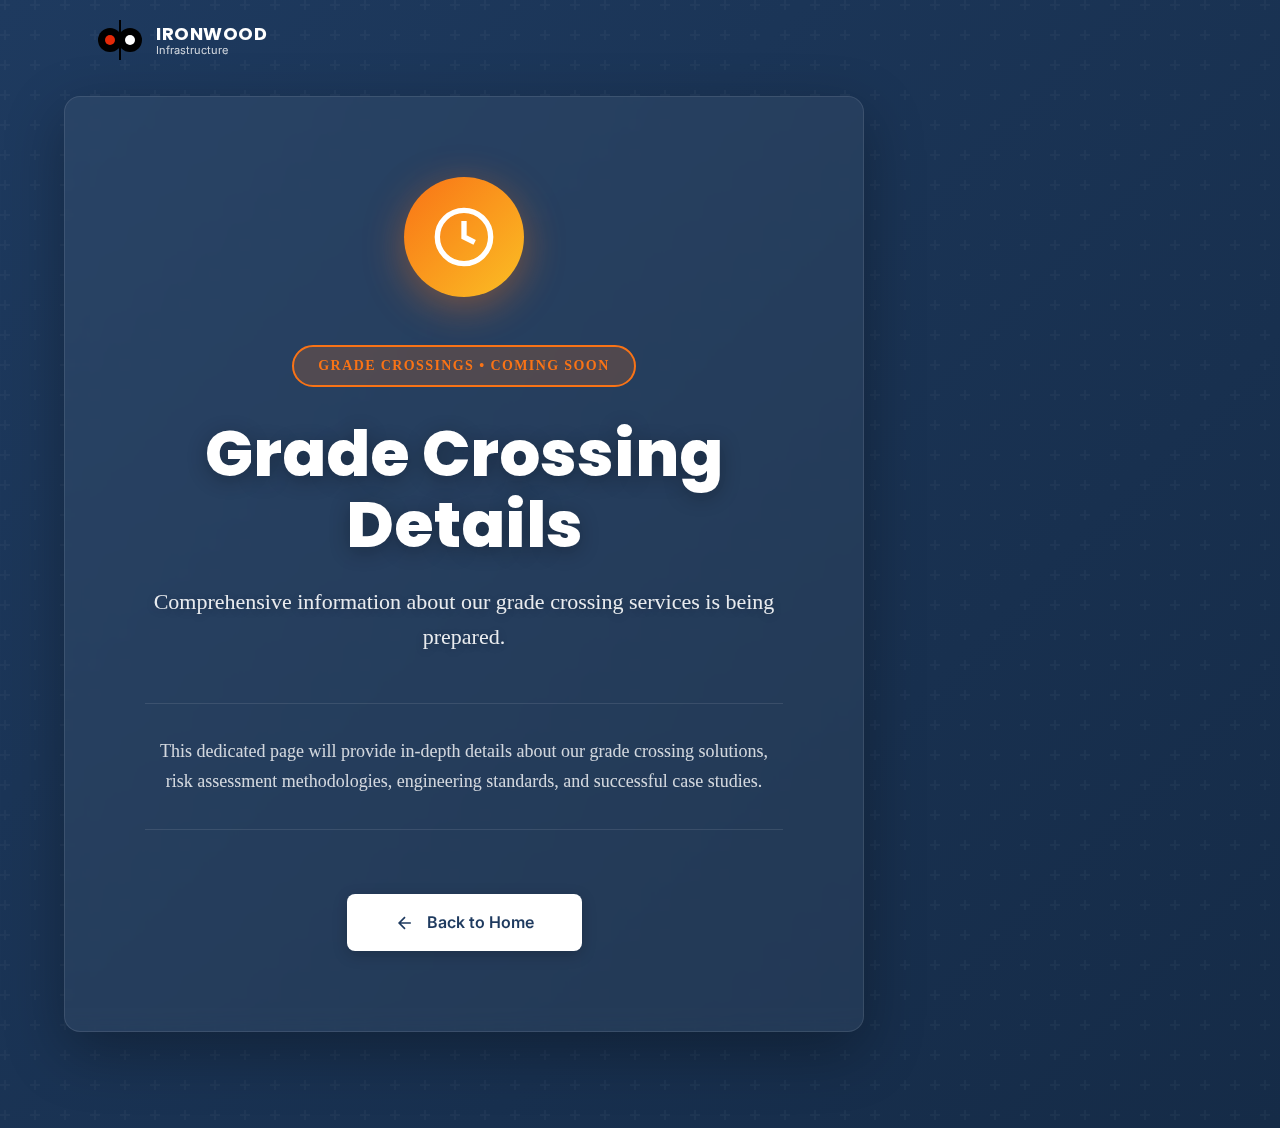
<file: pages/grade-crossings.html>
<!DOCTYPE html>
<html lang="en">
<head>
    <meta charset="UTF-8">
    <meta name="viewport" content="width=device-width, initial-scale=1.0">
    <meta name="description" content="Grade Crossings - Coming Soon - Ironwood Infrastructure">
    <title>Grade Crossings - Ironwood Infrastructure</title>
    
    <link rel="preconnect" href="https://fonts.googleapis.com">
    <link rel="preconnect" href="https://fonts.gstatic.com" crossorigin>
    <link href="https://fonts.googleapis.com/css2?family=Poppins:wght@400;600;700;800&family=Inter:wght@300;400;500;600&display=swap" rel="stylesheet">
    
    <link rel="stylesheet" href="../assets/css/variables.css">
    <link rel="stylesheet" href="../assets/css/reset.css">
    <link rel="stylesheet" href="../assets/css/typography.css">
    <link rel="stylesheet" href="../assets/css/layout.css">
    <link rel="stylesheet" href="../assets/css/components.css">
    <link rel="stylesheet" href="../assets/css/responsive.css">
    
    <style>.coming-soon-section{min-height:calc(100vh - var(--header-height));display:flex;align-items:center;justify-content:center;background:linear-gradient(135deg,var(--color-secondary) 0%,var(--color-secondary-dark) 100%);position:relative;overflow:hidden;padding:var(--spacing-5xl) 0}.coming-soon-section::before{content:'';position:absolute;top:0;left:0;width:100%;height:100%;background:url('data:image/svg+xml,<svg width="60" height="60" viewBox="0 0 60 60" xmlns="http://www.w3.org/2000/svg"><g fill="none" fill-rule="evenodd"><g fill="%23ffffff" fill-opacity="0.03"><path d="M36 34v-4h-2v4h-4v2h4v4h2v-4h4v-2h-4zm0-30V0h-2v4h-4v2h4v4h2V6h4V4h-4zM6 34v-4H4v4H0v2h4v4h2v-4h4v-2H6zM6 4V0H4v4H0v2h4v4h2V6h4V4H6z"/></g></g></svg>') repeat;animation:backgroundScroll 60s linear infinite}@keyframes backgroundScroll{0%{transform:translate(0,0)}100%{transform:translate(60px,60px)}}.coming-soon-content{position:relative;z-index:1;text-align:center;max-width:800px;padding:var(--spacing-4xl);background:rgba(255,255,255,0.05);backdrop-filter:blur(10px);border-radius:var(--border-radius-xl);border:1px solid rgba(255,255,255,0.1);box-shadow:0 20px 60px rgba(0,0,0,0.3)}.coming-soon-icon{width:120px;height:120px;margin:0 auto var(--spacing-2xl);background:linear-gradient(135deg,var(--color-primary) 0%,var(--color-accent) 100%);border-radius:50%;display:flex;align-items:center;justify-content:center;animation:pulse 2s ease-in-out infinite;box-shadow:0 10px 40px rgba(249,115,22,0.4)}@keyframes pulse{0%,100%{transform:scale(1)}50%{transform:scale(1.05)}}.coming-soon-icon svg{width:64px;height:64px;color:white}.coming-soon-badge{display:inline-block;padding:var(--spacing-xs) var(--spacing-lg);background:rgba(249,115,22,0.2);border:2px solid var(--color-primary);border-radius:var(--border-radius-full);color:var(--color-primary);font-size:var(--font-size-sm);font-weight:var(--font-weight-bold);text-transform:uppercase;letter-spacing:0.1em;margin-bottom:var(--spacing-xl)}.coming-soon-title{font-family:var(--font-primary);font-size:clamp(2.5rem,6vw,4rem);font-weight:800;color:white;line-height:1.1;margin-bottom:var(--spacing-lg);text-shadow:0 4px 20px rgba(0,0,0,0.3)}.coming-soon-subtitle{font-size:clamp(1.125rem,2vw,1.375rem);color:rgba(255,255,255,0.9);line-height:1.6;margin-bottom:var(--spacing-2xl);text-shadow:0 2px 10px rgba(0,0,0,0.2)}.coming-soon-description{font-size:var(--font-size-lg);color:rgba(255,255,255,0.8);line-height:1.7;margin-bottom:var(--spacing-3xl);padding:var(--spacing-xl) 0;border-top:1px solid rgba(255,255,255,0.1);border-bottom:1px solid rgba(255,255,255,0.1)}.coming-soon-actions{display:flex;gap:var(--spacing-lg);justify-content:center;flex-wrap:wrap;margin-top:var(--spacing-2xl)}.btn-back{padding:var(--spacing-md) var(--spacing-2xl);background:white;color:var(--color-secondary);border-radius:var(--border-radius-md);font-family:var(--font-secondary);font-size:var(--font-size-base);font-weight:var(--font-weight-semibold);text-decoration:none;display:inline-flex;align-items:center;gap:var(--spacing-sm);transition:all var(--transition-base);box-shadow:0 4px 15px rgba(0,0,0,0.2)}.btn-back:hover{transform:translateY(-2px);box-shadow:0 6px 25px rgba(0,0,0,0.3)}@keyframes float{0%,100%{transform:translateY(0px)}50%{transform:translateY(-10px)}}.floating{animation:float 3s ease-in-out infinite}@media (max-width:768px){.coming-soon-content{padding:var(--spacing-3xl) var(--spacing-xl)}.coming-soon-icon{width:100px;height:100px}.coming-soon-icon svg{width:56px;height:56px}.coming-soon-actions{flex-direction:column}.btn-back{width:100%;justify-content:center}}</style>
</head>
<body>
    
    <header class="header">
        <div class="container">
            <div class="header__content">
                <a href="../index.html" class="logo">
                    <img src="../assets/images/logo-ironwood.svg" alt="Ironwood Infrastructure" class="logo__svg">
                    <div class="logo__text">
                        <span class="logo__brand">IRONWOOD</span>
                        <span class="logo__subtitle">Infrastructure</span>
                    </div>
                </a>
                
                <button class="menu-toggle" id="menuToggle" aria-label="Toggle menu">
                    <span class="menu-toggle__line"></span>
                    <span class="menu-toggle__line"></span>
                    <span class="menu-toggle__line"></span>
                </button>
                
                <nav class="nav" id="mainNav">
                    <ul class="nav__list">
                        <li class="nav__item"><a href="../index.html" class="nav__link">Home</a></li>
                        <li class="nav__item"><a href="about.html" class="nav__link">About</a></li>
                        <li class="nav__item"><a href="services.html" class="nav__link">Services</a></li>
                        <li class="nav__item"><a href="projects.html" class="nav__link">Projects</a></li>
                        <li class="nav__item"><a href="insights.html" class="nav__link">Insights</a></li>
                        <li class="nav__item"><a href="contact.html" class="nav__link">Contact</a></li>
                    </ul>
                </nav>
            </div>
        </div>
    </header>

    <section class="coming-soon-section">
        <div class="container">
            <div class="coming-soon-content">
                
                <div class="coming-soon-icon floating">
                    <svg viewBox="0 0 24 24" fill="none" stroke="currentColor" stroke-width="2">
                        <circle cx="12" cy="12" r="10"/>
                        <path d="M12 6v6l4 2"/>
                    </svg>
                </div>
                
                <div class="coming-soon-badge">Grade Crossings • Coming Soon</div>
                
                <h1 class="coming-soon-title">Grade Crossing Details</h1>
                
                <p class="coming-soon-subtitle">
                    Comprehensive information about our grade crossing services is being prepared.
                </p>
                
                <p class="coming-soon-description">
                    This dedicated page will provide in-depth details about our grade crossing solutions, 
                    risk assessment methodologies, engineering standards, and successful case studies.
                </p>
                
                <div class="coming-soon-actions">
                    <a href="../index.html" class="btn-back">
                        <svg width="20" height="20" viewBox="0 0 24 24" fill="none" stroke="currentColor" stroke-width="2">
                            <path d="M19 12H5M12 19l-7-7 7-7"/>
                        </svg>
                        Back to Home
                    </a>
                </div>
                
            </div>
        </div>
    </section>

    <script src="../assets/js/navigation.js"></script>
</body>
</html>
</file>
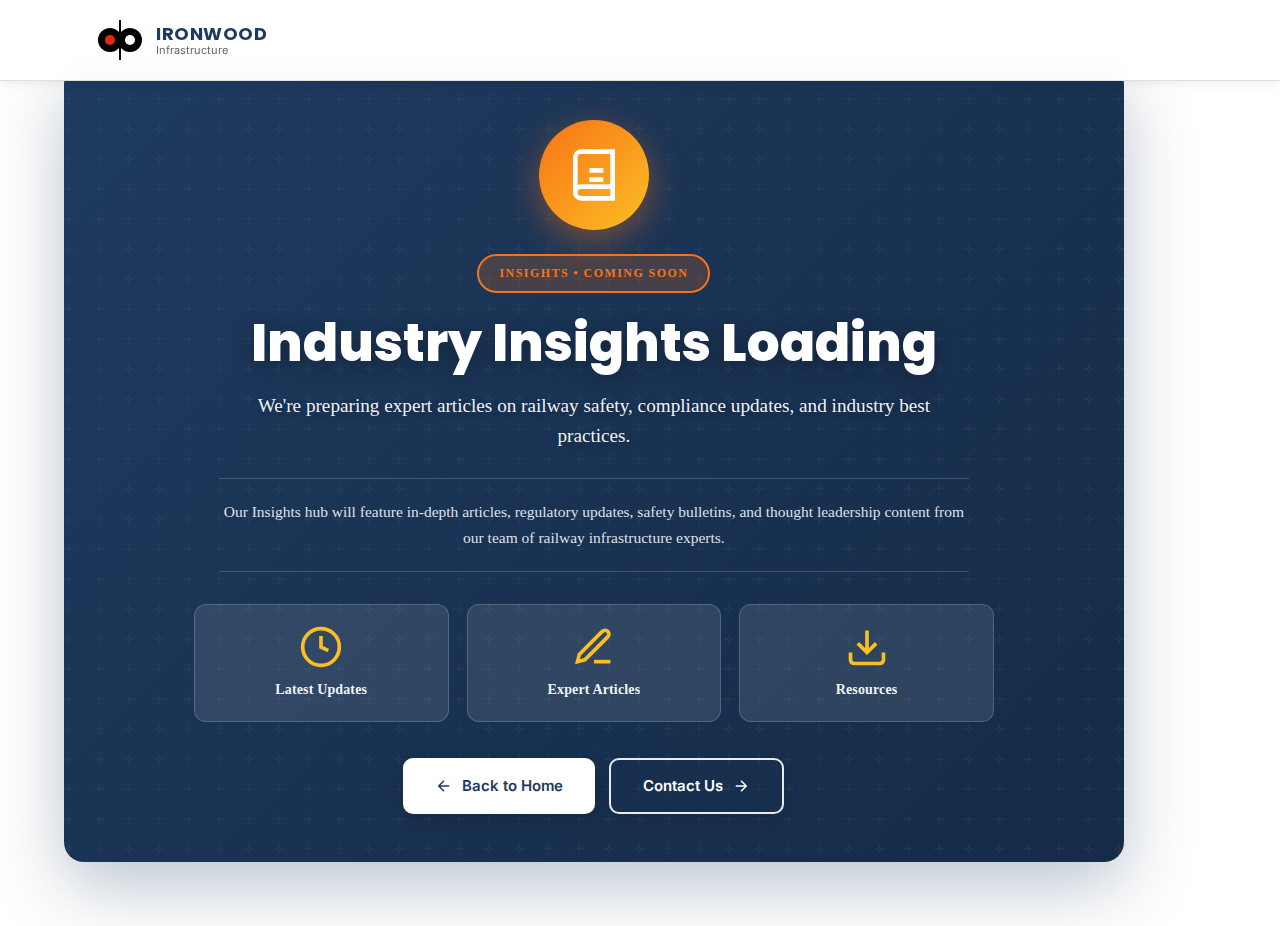
<file: pages/insights.html>
<!DOCTYPE html>
<html lang="en">
<head>
    <meta charset="UTF-8">
    <meta name="viewport" content="width=device-width, initial-scale=1.0">
    <meta name="description" content="Insights - Coming Soon - Ironwood Infrastructure">
    <title>Industry Insights - Ironwood Infrastructure</title>
    
    <link rel="preconnect" href="https://fonts.googleapis.com">
    <link rel="preconnect" href="https://fonts.gstatic.com" crossorigin>
    <link href="https://fonts.googleapis.com/css2?family=Poppins:wght@400;600;700;800&family=Inter:wght@300;400;500;600&display=swap" rel="stylesheet">
    
    <link rel="stylesheet" href="../assets/css/variables.css">
    <link rel="stylesheet" href="../assets/css/reset.css">
    <link rel="stylesheet" href="../assets/css/typography.css">
    <link rel="stylesheet" href="../assets/css/layout.css">
    <link rel="stylesheet" href="../assets/css/components.css">
    <link rel="stylesheet" href="../assets/css/responsive.css">
    
    <style>
        /* Override para fondo blanco */
        body {
            background: #ffffff;
        }
        
        /* Header siempre visible en páginas blancas */
        .header {
            background: rgba(255, 255, 255, 0.98);
            backdrop-filter: blur(10px);
            border-bottom: 1px solid var(--color-gray-200);
            box-shadow: 0 2px 10px rgba(0, 0, 0, 0.08);
        }
        
        .logo__brand {
            color: var(--color-secondary);
        }
        
        .logo__subtitle {
            color: var(--color-gray-600);
        }
        
        .menu-toggle__line {
            background-color: var(--color-secondary);
        }
        
        /* Coming Soon Section */
        .coming-soon-section {
            min-height: calc(100vh - var(--header-height));
            display: flex;
            align-items: center;
            justify-content: center;
            padding: var(--spacing-3xl) 0;
            background: #ffffff;
        }
        
        .coming-soon-content {
            position: relative;
            z-index: 1;
            text-align: center;
            max-width: 1100px;
            width: 92%;
            padding: 56px 48px 48px;
            background: linear-gradient(135deg, var(--color-secondary) 0%, var(--color-secondary-dark) 100%);
            border-radius: 20px;
            box-shadow: 0 24px 70px rgba(30, 58, 95, 0.3);
            position: relative;
            overflow: hidden;
        }
        
        .coming-soon-content::before {
            content: '';
            position: absolute;
            top: 0;
            left: 0;
            width: 100%;
            height: 100%;
            background: url('data:image/svg+xml,<svg width="60" height="60" viewBox="0 0 60 60" xmlns="http://www.w3.org/2000/svg"><g fill="none" fill-rule="evenodd"><g fill="%23ffffff" fill-opacity="0.03"><path d="M36 34v-4h-2v4h-4v2h4v4h2v-4h4v-2h-4zm0-30V0h-2v4h-4v2h4v4h2V6h4V4h-4zM6 34v-4H4v4H0v2h4v4h2v-4h4v-2H6zM6 4V0H4v4H0v2h4v4h2V6h4V4H6z"/></g></g></svg>') repeat;
            opacity: 1;
            z-index: 0;
        }
        
        .coming-soon-inner {
            position: relative;
            z-index: 1;
        }
        
        .coming-soon-icon {
            width: 110px;
            height: 110px;
            margin: 0 auto 24px;
            background: linear-gradient(135deg, var(--color-primary) 0%, var(--color-accent) 100%);
            border-radius: 50%;
            display: flex;
            align-items: center;
            justify-content: center;
            animation: float 3s ease-in-out infinite;
            box-shadow: 0 10px 35px rgba(249, 115, 22, 0.45);
        }
        
        @keyframes float {
            0%, 100% { transform: translateY(0px); }
            50% { transform: translateY(-6px); }
        }
        
        .coming-soon-icon svg {
            width: 56px;
            height: 56px;
            color: white;
        }
        
        .coming-soon-badge {
            display: inline-block;
            padding: 8px 20px;
            background: rgba(249, 115, 22, 0.2);
            border: 2px solid var(--color-primary);
            border-radius: var(--border-radius-full);
            color: var(--color-primary);
            font-size: 12px;
            font-weight: var(--font-weight-bold);
            text-transform: uppercase;
            letter-spacing: 0.12em;
            margin-bottom: 20px;
        }
        
        .coming-soon-title {
            font-family: var(--font-primary);
            font-size: clamp(2.25rem, 5.5vw, 3.25rem);
            font-weight: 800;
            color: white;
            line-height: 1.15;
            margin-bottom: 18px;
            text-shadow: 0 4px 20px rgba(0, 0, 0, 0.3);
        }
        
        .coming-soon-subtitle {
            font-size: clamp(1.05rem, 2vw, 1.2rem);
            color: rgba(255, 255, 255, 0.96);
            line-height: 1.55;
            margin-bottom: 28px;
            text-shadow: 0 2px 10px rgba(0, 0, 0, 0.2);
            max-width: 750px;
            margin-left: auto;
            margin-right: auto;
        }
        
        .coming-soon-description {
            font-size: 15.5px;
            color: rgba(255, 255, 255, 0.88);
            line-height: 1.65;
            margin-bottom: 32px;
            padding: 20px 0;
            border-top: 1px solid rgba(255, 255, 255, 0.18);
            border-bottom: 1px solid rgba(255, 255, 255, 0.18);
            max-width: 750px;
            margin-left: auto;
            margin-right: auto;
        }
        
        .coming-soon-features {
            display: grid;
            grid-template-columns: repeat(3, 1fr);
            gap: 18px;
            margin-bottom: 36px;
            max-width: 800px;
            margin-left: auto;
            margin-right: auto;
        }
        
        .feature-item {
            display: flex;
            flex-direction: column;
            align-items: center;
            gap: 10px;
            padding: 20px 16px;
            background: rgba(255, 255, 255, 0.1);
            border-radius: 12px;
            border: 1px solid rgba(255, 255, 255, 0.18);
            transition: all 0.3s cubic-bezier(0.4, 0, 0.2, 1);
        }
        
        .feature-item:hover {
            background: rgba(255, 255, 255, 0.15);
            transform: translateY(-4px);
            box-shadow: 0 8px 20px rgba(0, 0, 0, 0.15);
        }
        
        .feature-icon {
            width: 44px;
            height: 44px;
            color: var(--color-accent);
        }
        
        .feature-text {
            font-size: 14px;
            color: rgba(255, 255, 255, 0.96);
            font-weight: var(--font-weight-semibold);
            letter-spacing: 0.01em;
        }
        
        .coming-soon-actions {
            display: flex;
            gap: 14px;
            justify-content: center;
            flex-wrap: wrap;
        }
        
        .btn-back,
        .btn-contact {
            padding: 14px 32px;
            border-radius: 10px;
            font-family: var(--font-secondary);
            font-size: 15px;
            font-weight: var(--font-weight-semibold);
            text-decoration: none;
            display: inline-flex;
            align-items: center;
            gap: 9px;
            transition: all 0.3s cubic-bezier(0.4, 0, 0.2, 1);
        }
        
        .btn-back {
            background: white;
            color: var(--color-secondary);
            box-shadow: 0 4px 16px rgba(0, 0, 0, 0.18);
        }
        
        .btn-back:hover {
            transform: translateY(-3px);
            box-shadow: 0 8px 24px rgba(0, 0, 0, 0.25);
        }
        
        .btn-contact {
            background: transparent;
            color: white;
            border: 2px solid rgba(255, 255, 255, 0.9);
            box-shadow: 0 4px 16px rgba(0, 0, 0, 0.1);
        }
        
        .btn-contact:hover {
            background: rgba(255, 255, 255, 0.12);
            border-color: white;
            transform: translateY(-3px);
            box-shadow: 0 8px 24px rgba(0, 0, 0, 0.15);
        }
        
        .floating {
            animation: float 3s ease-in-out infinite;
        }

        @media (max-width: 768px) {
            .coming-soon-features {
                grid-template-columns: 1fr;
                gap: 14px;
            }
            
            .coming-soon-actions {
                flex-direction: column;
            }
            
            .btn-back,
            .btn-contact {
                width: 100%;
                justify-content: center;
            }
        }
    </style>
</head>
<body>
    
    <header class="header">
        <div class="container">
            <div class="header__content">
                <a href="../index.html" class="logo">
                    <img src="../assets/images/logo-ironwood.svg" alt="Ironwood Infrastructure" class="logo__svg">
                    <div class="logo__text">
                        <span class="logo__brand">IRONWOOD</span>
                        <span class="logo__subtitle">Infrastructure</span>
                    </div>
                </a>
                
                <button class="menu-toggle" id="menuToggle" aria-label="Toggle menu">
                    <span class="menu-toggle__line"></span>
                    <span class="menu-toggle__line"></span>
                    <span class="menu-toggle__line"></span>
                </button>
                
                <nav class="nav" id="mainNav">
                    <ul class="nav__list">
                        <li class="nav__item"><a href="../index.html" class="nav__link">Home</a></li>
                        <li class="nav__item"><a href="about.html" class="nav__link">About</a></li>
                        <li class="nav__item"><a href="services.html" class="nav__link">Services</a></li>
                        <li class="nav__item"><a href="projects.html" class="nav__link">Projects</a></li>
                        <li class="nav__item"><a href="insights.html" class="nav__link nav__link--active">Insights</a></li>
                        <li class="nav__item"><a href="contact.html" class="nav__link">Contact</a></li>
                    </ul>
                </nav>
            </div>
        </div>
    </header>

    <section class="coming-soon-section">
        <div class="container">
            <div class="coming-soon-content">
                <div class="coming-soon-inner">
                    
                    <div class="coming-soon-icon floating">
                        <svg viewBox="0 0 24 24" fill="none" stroke="currentColor" stroke-width="2">
                            <path d="M4 19.5A2.5 2.5 0 0 1 6.5 17H20"/>
                            <path d="M6.5 2H20v20H6.5A2.5 2.5 0 0 1 4 19.5v-15A2.5 2.5 0 0 1 6.5 2z"/>
                            <line x1="10" y1="10" x2="16" y2="10"/>
                            <line x1="10" y1="14" x2="16" y2="14"/>
                        </svg>
                    </div>
                    
                    <div class="coming-soon-badge">INSIGHTS • COMING SOON</div>
                    
                    <h1 class="coming-soon-title">Industry Insights Loading</h1>
                    
                    <p class="coming-soon-subtitle">
                        We're preparing expert articles on railway safety, compliance updates, and industry best practices.
                    </p>
                    
                    <p class="coming-soon-description">
                        Our Insights hub will feature in-depth articles, regulatory updates, safety bulletins, and thought leadership content from our team of railway infrastructure experts.
                    </p>
                    
                    <div class="coming-soon-features">
                        <div class="feature-item">
                            <svg class="feature-icon" viewBox="0 0 24 24" fill="none" stroke="currentColor" stroke-width="2">
                                <circle cx="12" cy="12" r="10"/>
                                <polyline points="12 6 12 12 16 14"/>
                            </svg>
                            <span class="feature-text">Latest Updates</span>
                        </div>
                        <div class="feature-item">
                            <svg class="feature-icon" viewBox="0 0 24 24" fill="none" stroke="currentColor" stroke-width="2">
                                <path d="M12 20h9"/>
                                <path d="M16.5 3.5a2.121 2.121 0 0 1 3 3L7 19l-4 1 1-4L16.5 3.5z"/>
                            </svg>
                            <span class="feature-text">Expert Articles</span>
                        </div>
                        <div class="feature-item">
                            <svg class="feature-icon" viewBox="0 0 24 24" fill="none" stroke="currentColor" stroke-width="2">
                                <path d="M21 15v4a2 2 0 0 1-2 2H5a2 2 0 0 1-2-2v-4"/>
                                <polyline points="7 10 12 15 17 10"/>
                                <line x1="12" y1="15" x2="12" y2="3"/>
                            </svg>
                            <span class="feature-text">Resources</span>
                        </div>
                    </div>
                    
                    <div class="coming-soon-actions">
                        <a href="../index.html" class="btn-back">
                            <svg width="18" height="18" viewBox="0 0 24 24" fill="none" stroke="currentColor" stroke-width="2">
                                <path d="M19 12H5M12 19l-7-7 7-7"/>
                            </svg>
                            Back to Home
                        </a>
                        <a href="contact.html" class="btn-contact">
                            Contact Us
                            <svg width="18" height="18" viewBox="0 0 24 24" fill="none" stroke="currentColor" stroke-width="2">
                                <path d="M5 12h14M12 5l7 7-7 7"/>
                            </svg>
                        </a>
                    </div>
                    
                </div>
            </div>
        </div>
    </section>

    <script src="../assets/js/navigation.js"></script>
</body>
</html>
</file>
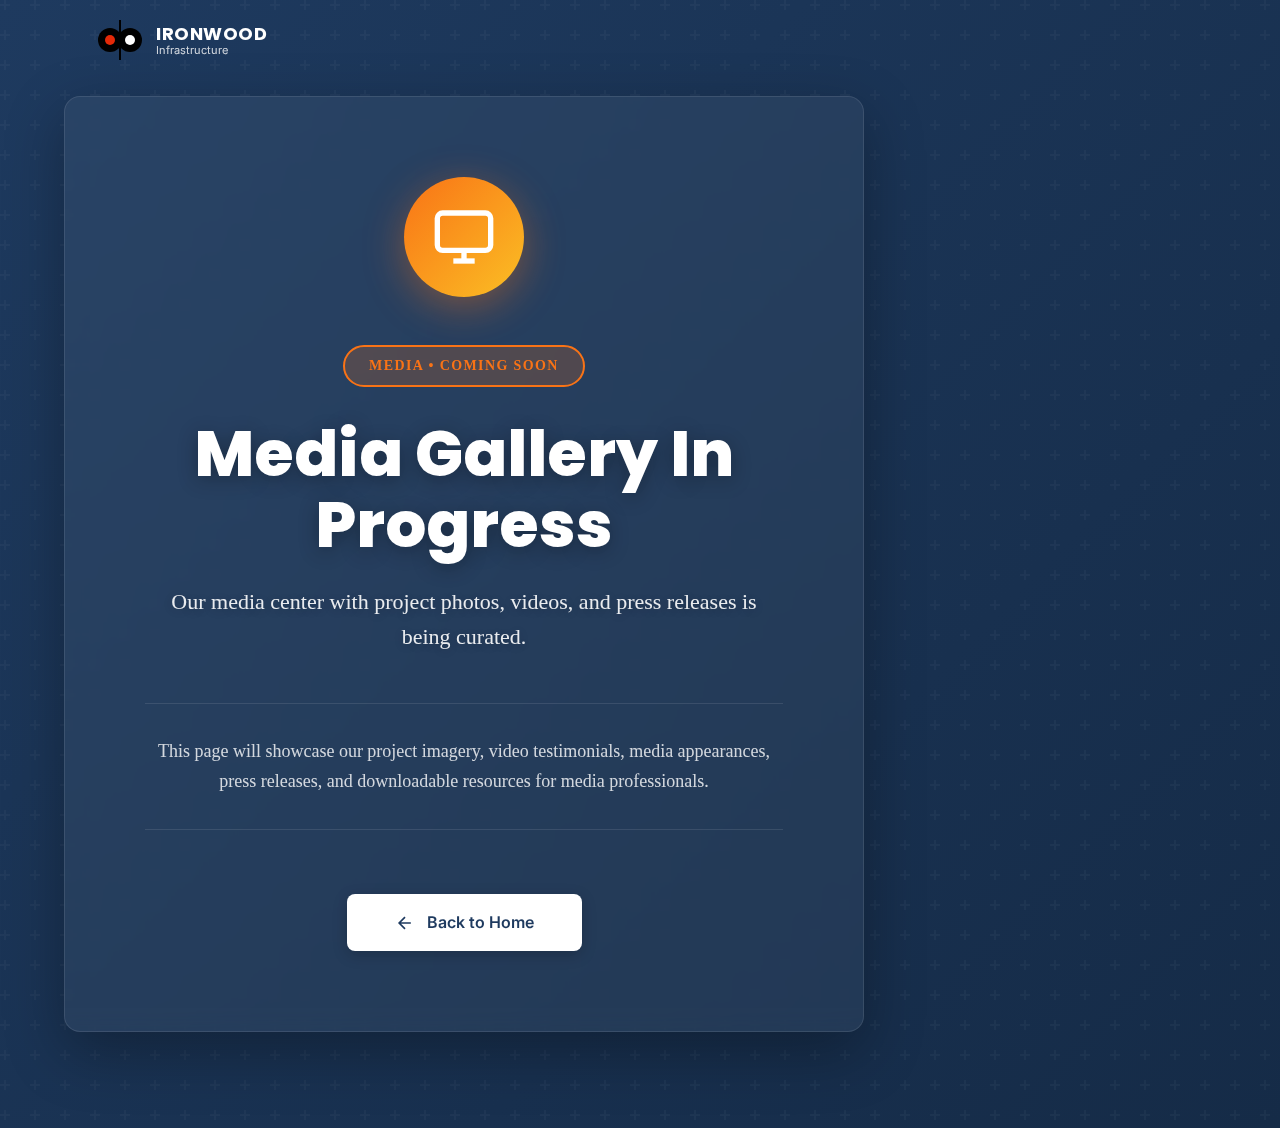
<file: pages/media.html>
<!DOCTYPE html>
<html lang="en">
<head>
    <meta charset="UTF-8">
    <meta name="viewport" content="width=device-width, initial-scale=1.0">
    <meta name="description" content="Media - Coming Soon - Ironwood Infrastructure">
    <title>Media - Ironwood Infrastructure</title>
    
    <link rel="preconnect" href="https://fonts.googleapis.com">
    <link rel="preconnect" href="https://fonts.gstatic.com" crossorigin>
    <link href="https://fonts.googleapis.com/css2?family=Poppins:wght@400;600;700;800&family=Inter:wght@300;400;500;600&display=swap" rel="stylesheet">
    
    <link rel="stylesheet" href="../assets/css/variables.css">
    <link rel="stylesheet" href="../assets/css/reset.css">
    <link rel="stylesheet" href="../assets/css/typography.css">
    <link rel="stylesheet" href="../assets/css/layout.css">
    <link rel="stylesheet" href="../assets/css/components.css">
    <link rel="stylesheet" href="../assets/css/responsive.css">
    
    <style>.coming-soon-section{min-height:calc(100vh - var(--header-height));display:flex;align-items:center;justify-content:center;background:linear-gradient(135deg,var(--color-secondary) 0%,var(--color-secondary-dark) 100%);position:relative;overflow:hidden;padding:var(--spacing-5xl) 0}.coming-soon-section::before{content:'';position:absolute;top:0;left:0;width:100%;height:100%;background:url('data:image/svg+xml,<svg width="60" height="60" viewBox="0 0 60 60" xmlns="http://www.w3.org/2000/svg"><g fill="none" fill-rule="evenodd"><g fill="%23ffffff" fill-opacity="0.03"><path d="M36 34v-4h-2v4h-4v2h4v4h2v-4h4v-2h-4zm0-30V0h-2v4h-4v2h4v4h2V6h4V4h-4zM6 34v-4H4v4H0v2h4v4h2v-4h4v-2H6zM6 4V0H4v4H0v2h4v4h2V6h4V4H6z"/></g></g></svg>') repeat;animation:backgroundScroll 60s linear infinite}@keyframes backgroundScroll{0%{transform:translate(0,0)}100%{transform:translate(60px,60px)}}.coming-soon-content{position:relative;z-index:1;text-align:center;max-width:800px;padding:var(--spacing-4xl);background:rgba(255,255,255,0.05);backdrop-filter:blur(10px);border-radius:var(--border-radius-xl);border:1px solid rgba(255,255,255,0.1);box-shadow:0 20px 60px rgba(0,0,0,0.3)}.coming-soon-icon{width:120px;height:120px;margin:0 auto var(--spacing-2xl);background:linear-gradient(135deg,var(--color-primary) 0%,var(--color-accent) 100%);border-radius:50%;display:flex;align-items:center;justify-content:center;animation:pulse 2s ease-in-out infinite;box-shadow:0 10px 40px rgba(249,115,22,0.4)}@keyframes pulse{0%,100%{transform:scale(1)}50%{transform:scale(1.05)}}.coming-soon-icon svg{width:64px;height:64px;color:white}.coming-soon-badge{display:inline-block;padding:var(--spacing-xs) var(--spacing-lg);background:rgba(249,115,22,0.2);border:2px solid var(--color-primary);border-radius:var(--border-radius-full);color:var(--color-primary);font-size:var(--font-size-sm);font-weight:var(--font-weight-bold);text-transform:uppercase;letter-spacing:0.1em;margin-bottom:var(--spacing-xl)}.coming-soon-title{font-family:var(--font-primary);font-size:clamp(2.5rem,6vw,4rem);font-weight:800;color:white;line-height:1.1;margin-bottom:var(--spacing-lg);text-shadow:0 4px 20px rgba(0,0,0,0.3)}.coming-soon-subtitle{font-size:clamp(1.125rem,2vw,1.375rem);color:rgba(255,255,255,0.9);line-height:1.6;margin-bottom:var(--spacing-2xl);text-shadow:0 2px 10px rgba(0,0,0,0.2)}.coming-soon-description{font-size:var(--font-size-lg);color:rgba(255,255,255,0.8);line-height:1.7;margin-bottom:var(--spacing-3xl);padding:var(--spacing-xl) 0;border-top:1px solid rgba(255,255,255,0.1);border-bottom:1px solid rgba(255,255,255,0.1)}.coming-soon-actions{display:flex;gap:var(--spacing-lg);justify-content:center;flex-wrap:wrap;margin-top:var(--spacing-2xl)}.btn-back{padding:var(--spacing-md) var(--spacing-2xl);background:white;color:var(--color-secondary);border-radius:var(--border-radius-md);font-family:var(--font-secondary);font-size:var(--font-size-base);font-weight:var(--font-weight-semibold);text-decoration:none;display:inline-flex;align-items:center;gap:var(--spacing-sm);transition:all var(--transition-base);box-shadow:0 4px 15px rgba(0,0,0,0.2)}.btn-back:hover{transform:translateY(-2px);box-shadow:0 6px 25px rgba(0,0,0,0.3)}@keyframes float{0%,100%{transform:translateY(0px)}50%{transform:translateY(-10px)}}.floating{animation:float 3s ease-in-out infinite}@media (max-width:768px){.coming-soon-content{padding:var(--spacing-3xl) var(--spacing-xl)}.coming-soon-icon{width:100px;height:100px}.coming-soon-icon svg{width:56px;height:56px}.coming-soon-actions{flex-direction:column}.btn-back{width:100%;justify-content:center}}</style>
</head>
<body>
    
    <header class="header">
        <div class="container">
            <div class="header__content">
                <a href="../index.html" class="logo">
                    <img src="../assets/images/logo-ironwood.svg" alt="Ironwood Infrastructure" class="logo__svg">
                    <div class="logo__text">
                        <span class="logo__brand">IRONWOOD</span>
                        <span class="logo__subtitle">Infrastructure</span>
                    </div>
                </a>
                
                <button class="menu-toggle" id="menuToggle" aria-label="Toggle menu">
                    <span class="menu-toggle__line"></span>
                    <span class="menu-toggle__line"></span>
                    <span class="menu-toggle__line"></span>
                </button>
                
                <nav class="nav" id="mainNav">
                    <ul class="nav__list">
                        <li class="nav__item"><a href="../index.html" class="nav__link">Home</a></li>
                        <li class="nav__item"><a href="about.html" class="nav__link">About</a></li>
                        <li class="nav__item"><a href="services.html" class="nav__link">Services</a></li>
                        <li class="nav__item"><a href="projects.html" class="nav__link">Projects</a></li>
                        <li class="nav__item"><a href="insights.html" class="nav__link">Insights</a></li>
                        <li class="nav__item"><a href="contact.html" class="nav__link">Contact</a></li>
                    </ul>
                </nav>
            </div>
        </div>
    </header>

    <section class="coming-soon-section">
        <div class="container">
            <div class="coming-soon-content">
                
                <div class="coming-soon-icon floating">
                    <svg viewBox="0 0 24 24" fill="none" stroke="currentColor" stroke-width="2">
                        <rect x="2" y="3" width="20" height="14" rx="2" ry="2"/>
                        <line x1="8" y1="21" x2="16" y2="21"/>
                        <line x1="12" y1="17" x2="12" y2="21"/>
                    </svg>
                </div>
                
                <div class="coming-soon-badge">Media • Coming Soon</div>
                
                <h1 class="coming-soon-title">Media Gallery In Progress</h1>
                
                <p class="coming-soon-subtitle">
                    Our media center with project photos, videos, and press releases is being curated.
                </p>
                
                <p class="coming-soon-description">
                    This page will showcase our project imagery, video testimonials, media appearances, 
                    press releases, and downloadable resources for media professionals.
                </p>
                
                <div class="coming-soon-actions">
                    <a href="../index.html" class="btn-back">
                        <svg width="20" height="20" viewBox="0 0 24 24" fill="none" stroke="currentColor" stroke-width="2">
                            <path d="M19 12H5M12 19l-7-7 7-7"/>
                        </svg>
                        Back to Home
                    </a>
                </div>
                
            </div>
        </div>
    </section>

    <script src="../assets/js/navigation.js"></script>
</body>
</html>
</file>
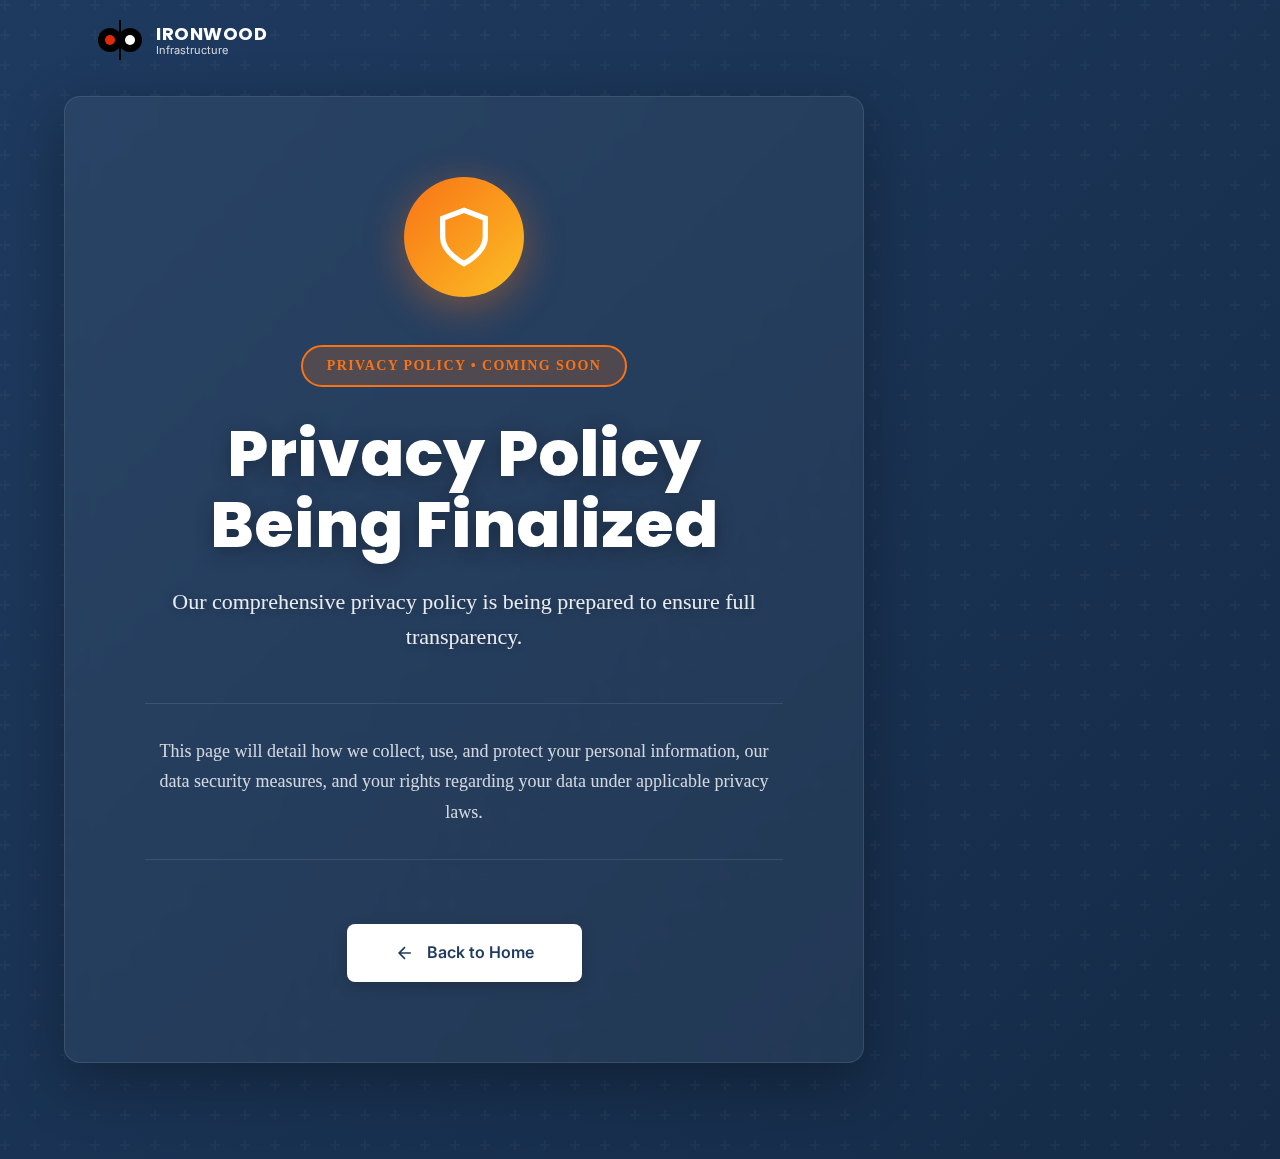
<file: pages/privacy-policy.html>
<!DOCTYPE html>
<html lang="en">
<head>
    <meta charset="UTF-8">
    <meta name="viewport" content="width=device-width, initial-scale=1.0">
    <meta name="description" content="Privacy Policy - Coming Soon - Ironwood Infrastructure">
    <title>Privacy Policy - Ironwood Infrastructure</title>
    
    <link rel="preconnect" href="https://fonts.googleapis.com">
    <link rel="preconnect" href="https://fonts.gstatic.com" crossorigin>
    <link href="https://fonts.googleapis.com/css2?family=Poppins:wght@400;600;700;800&family=Inter:wght@300;400;500;600&display=swap" rel="stylesheet">
    
    <link rel="stylesheet" href="../assets/css/variables.css">
    <link rel="stylesheet" href="../assets/css/reset.css">
    <link rel="stylesheet" href="../assets/css/typography.css">
    <link rel="stylesheet" href="../assets/css/layout.css">
    <link rel="stylesheet" href="../assets/css/components.css">
    <link rel="stylesheet" href="../assets/css/responsive.css">
    
    <style>.coming-soon-section{min-height:calc(100vh - var(--header-height));display:flex;align-items:center;justify-content:center;background:linear-gradient(135deg,var(--color-secondary) 0%,var(--color-secondary-dark) 100%);position:relative;overflow:hidden;padding:var(--spacing-5xl) 0}.coming-soon-section::before{content:'';position:absolute;top:0;left:0;width:100%;height:100%;background:url('data:image/svg+xml,<svg width="60" height="60" viewBox="0 0 60 60" xmlns="http://www.w3.org/2000/svg"><g fill="none" fill-rule="evenodd"><g fill="%23ffffff" fill-opacity="0.03"><path d="M36 34v-4h-2v4h-4v2h4v4h2v-4h4v-2h-4zm0-30V0h-2v4h-4v2h4v4h2V6h4V4h-4zM6 34v-4H4v4H0v2h4v4h2v-4h4v-2H6zM6 4V0H4v4H0v2h4v4h2V6h4V4H6z"/></g></g></svg>') repeat;animation:backgroundScroll 60s linear infinite}@keyframes backgroundScroll{0%{transform:translate(0,0)}100%{transform:translate(60px,60px)}}.coming-soon-content{position:relative;z-index:1;text-align:center;max-width:800px;padding:var(--spacing-4xl);background:rgba(255,255,255,0.05);backdrop-filter:blur(10px);border-radius:var(--border-radius-xl);border:1px solid rgba(255,255,255,0.1);box-shadow:0 20px 60px rgba(0,0,0,0.3)}.coming-soon-icon{width:120px;height:120px;margin:0 auto var(--spacing-2xl);background:linear-gradient(135deg,var(--color-primary) 0%,var(--color-accent) 100%);border-radius:50%;display:flex;align-items:center;justify-content:center;animation:pulse 2s ease-in-out infinite;box-shadow:0 10px 40px rgba(249,115,22,0.4)}@keyframes pulse{0%,100%{transform:scale(1)}50%{transform:scale(1.05)}}.coming-soon-icon svg{width:64px;height:64px;color:white}.coming-soon-badge{display:inline-block;padding:var(--spacing-xs) var(--spacing-lg);background:rgba(249,115,22,0.2);border:2px solid var(--color-primary);border-radius:var(--border-radius-full);color:var(--color-primary);font-size:var(--font-size-sm);font-weight:var(--font-weight-bold);text-transform:uppercase;letter-spacing:0.1em;margin-bottom:var(--spacing-xl)}.coming-soon-title{font-family:var(--font-primary);font-size:clamp(2.5rem,6vw,4rem);font-weight:800;color:white;line-height:1.1;margin-bottom:var(--spacing-lg);text-shadow:0 4px 20px rgba(0,0,0,0.3)}.coming-soon-subtitle{font-size:clamp(1.125rem,2vw,1.375rem);color:rgba(255,255,255,0.9);line-height:1.6;margin-bottom:var(--spacing-2xl);text-shadow:0 2px 10px rgba(0,0,0,0.2)}.coming-soon-description{font-size:var(--font-size-lg);color:rgba(255,255,255,0.8);line-height:1.7;margin-bottom:var(--spacing-3xl);padding:var(--spacing-xl) 0;border-top:1px solid rgba(255,255,255,0.1);border-bottom:1px solid rgba(255,255,255,0.1)}.coming-soon-actions{display:flex;gap:var(--spacing-lg);justify-content:center;flex-wrap:wrap;margin-top:var(--spacing-2xl)}.btn-back{padding:var(--spacing-md) var(--spacing-2xl);background:white;color:var(--color-secondary);border-radius:var(--border-radius-md);font-family:var(--font-secondary);font-size:var(--font-size-base);font-weight:var(--font-weight-semibold);text-decoration:none;display:inline-flex;align-items:center;gap:var(--spacing-sm);transition:all var(--transition-base);box-shadow:0 4px 15px rgba(0,0,0,0.2)}.btn-back:hover{transform:translateY(-2px);box-shadow:0 6px 25px rgba(0,0,0,0.3)}@keyframes float{0%,100%{transform:translateY(0px)}50%{transform:translateY(-10px)}}.floating{animation:float 3s ease-in-out infinite}@media (max-width:768px){.coming-soon-content{padding:var(--spacing-3xl) var(--spacing-xl)}.coming-soon-icon{width:100px;height:100px}.coming-soon-icon svg{width:56px;height:56px}.coming-soon-actions{flex-direction:column}.btn-back{width:100%;justify-content:center}}</style>
</head>
<body>
    
    <header class="header">
        <div class="container">
            <div class="header__content">
                <a href="../index.html" class="logo">
                    <img src="../assets/images/logo-ironwood.svg" alt="Ironwood Infrastructure" class="logo__svg">
                    <div class="logo__text">
                        <span class="logo__brand">IRONWOOD</span>
                        <span class="logo__subtitle">Infrastructure</span>
                    </div>
                </a>
                
                <button class="menu-toggle" id="menuToggle" aria-label="Toggle menu">
                    <span class="menu-toggle__line"></span>
                    <span class="menu-toggle__line"></span>
                    <span class="menu-toggle__line"></span>
                </button>
                
                <nav class="nav" id="mainNav">
                    <ul class="nav__list">
                        <li class="nav__item"><a href="../index.html" class="nav__link">Home</a></li>
                        <li class="nav__item"><a href="about.html" class="nav__link">About</a></li>
                        <li class="nav__item"><a href="services.html" class="nav__link">Services</a></li>
                        <li class="nav__item"><a href="projects.html" class="nav__link">Projects</a></li>
                        <li class="nav__item"><a href="insights.html" class="nav__link">Insights</a></li>
                        <li class="nav__item"><a href="contact.html" class="nav__link">Contact</a></li>
                    </ul>
                </nav>
            </div>
        </div>
    </header>

    <section class="coming-soon-section">
        <div class="container">
            <div class="coming-soon-content">
                
                <div class="coming-soon-icon floating">
                    <svg viewBox="0 0 24 24" fill="none" stroke="currentColor" stroke-width="2">
                        <path d="M12 22s8-4 8-10V5l-8-3-8 3v7c0 6 8 10 8 10z"/>
                    </svg>
                </div>
                
                <div class="coming-soon-badge">Privacy Policy • Coming Soon</div>
                
                <h1 class="coming-soon-title">Privacy Policy Being Finalized</h1>
                
                <p class="coming-soon-subtitle">
                    Our comprehensive privacy policy is being prepared to ensure full transparency.
                </p>
                
                <p class="coming-soon-description">
                    This page will detail how we collect, use, and protect your personal information, 
                    our data security measures, and your rights regarding your data under applicable privacy laws.
                </p>
                
                <div class="coming-soon-actions">
                    <a href="../index.html" class="btn-back">
                        <svg width="20" height="20" viewBox="0 0 24 24" fill="none" stroke="currentColor" stroke-width="2">
                            <path d="M19 12H5M12 19l-7-7 7-7"/>
                        </svg>
                        Back to Home
                    </a>
                </div>
                
            </div>
        </div>
    </section>

    <script src="../assets/js/navigation.js"></script>
</body>
</html>
</file>
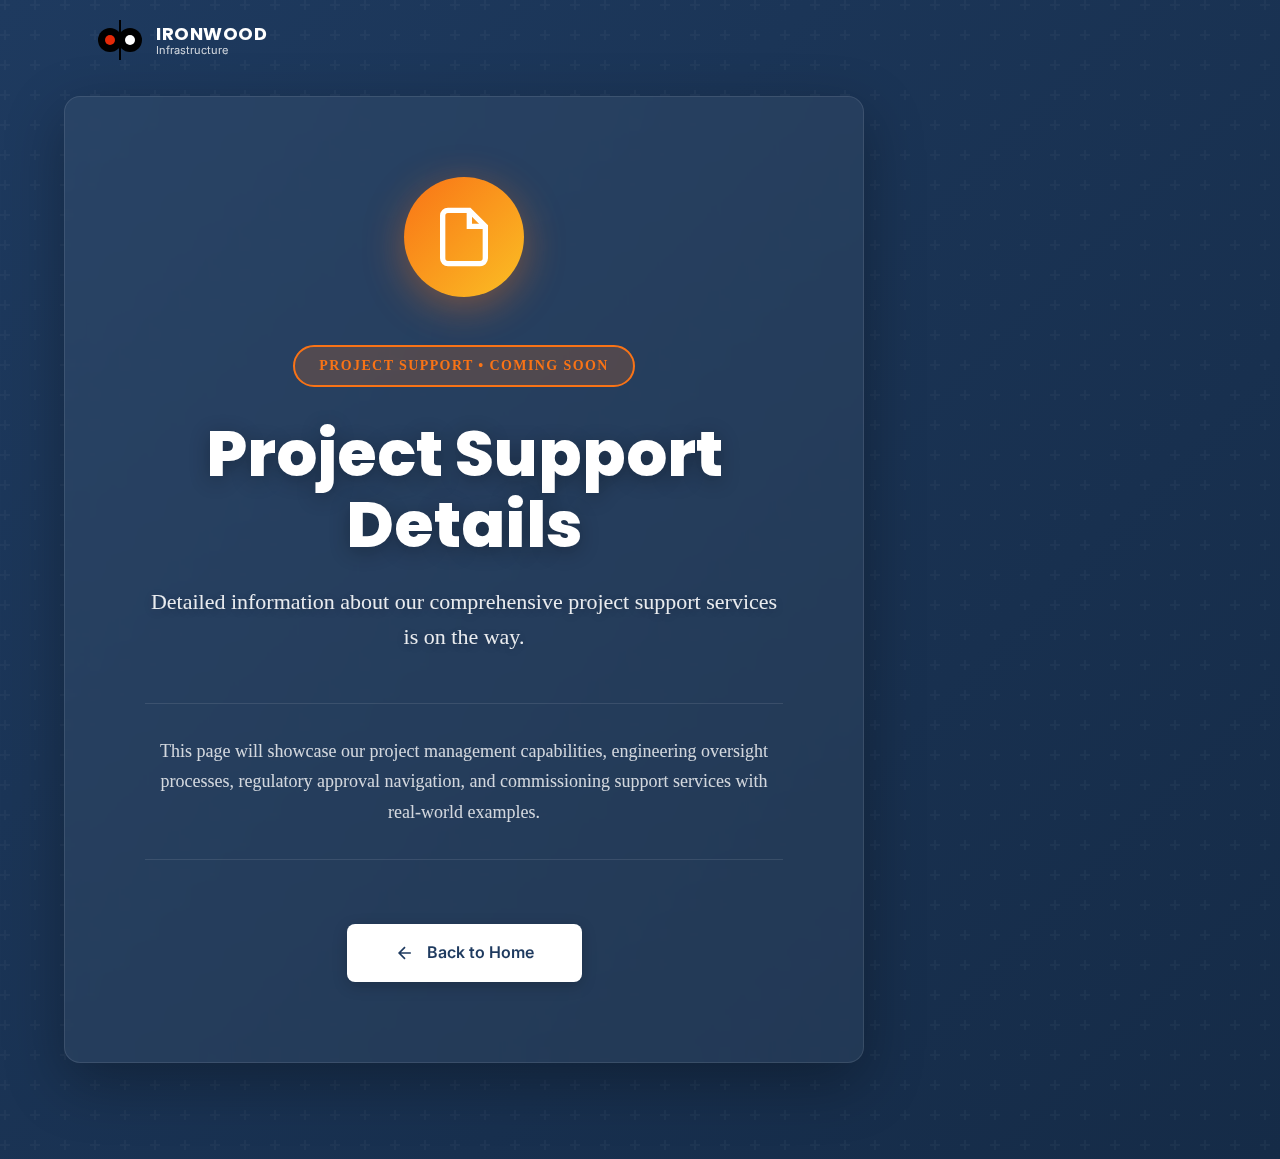
<file: pages/project-support.html>
<!DOCTYPE html>
<html lang="en">
<head>
    <meta charset="UTF-8">
    <meta name="viewport" content="width=device-width, initial-scale=1.0">
    <meta name="description" content="Project Support - Coming Soon - Ironwood Infrastructure">
    <title>Project Support - Ironwood Infrastructure</title>
    
    <link rel="preconnect" href="https://fonts.googleapis.com">
    <link rel="preconnect" href="https://fonts.gstatic.com" crossorigin>
    <link href="https://fonts.googleapis.com/css2?family=Poppins:wght@400;600;700;800&family=Inter:wght@300;400;500;600&display=swap" rel="stylesheet">
    
    <link rel="stylesheet" href="../assets/css/variables.css">
    <link rel="stylesheet" href="../assets/css/reset.css">
    <link rel="stylesheet" href="../assets/css/typography.css">
    <link rel="stylesheet" href="../assets/css/layout.css">
    <link rel="stylesheet" href="../assets/css/components.css">
    <link rel="stylesheet" href="../assets/css/responsive.css">
    
    <style>.coming-soon-section{min-height:calc(100vh - var(--header-height));display:flex;align-items:center;justify-content:center;background:linear-gradient(135deg,var(--color-secondary) 0%,var(--color-secondary-dark) 100%);position:relative;overflow:hidden;padding:var(--spacing-5xl) 0}.coming-soon-section::before{content:'';position:absolute;top:0;left:0;width:100%;height:100%;background:url('data:image/svg+xml,<svg width="60" height="60" viewBox="0 0 60 60" xmlns="http://www.w3.org/2000/svg"><g fill="none" fill-rule="evenodd"><g fill="%23ffffff" fill-opacity="0.03"><path d="M36 34v-4h-2v4h-4v2h4v4h2v-4h4v-2h-4zm0-30V0h-2v4h-4v2h4v4h2V6h4V4h-4zM6 34v-4H4v4H0v2h4v4h2v-4h4v-2H6zM6 4V0H4v4H0v2h4v4h2V6h4V4H6z"/></g></g></svg>') repeat;animation:backgroundScroll 60s linear infinite}@keyframes backgroundScroll{0%{transform:translate(0,0)}100%{transform:translate(60px,60px)}}.coming-soon-content{position:relative;z-index:1;text-align:center;max-width:800px;padding:var(--spacing-4xl);background:rgba(255,255,255,0.05);backdrop-filter:blur(10px);border-radius:var(--border-radius-xl);border:1px solid rgba(255,255,255,0.1);box-shadow:0 20px 60px rgba(0,0,0,0.3)}.coming-soon-icon{width:120px;height:120px;margin:0 auto var(--spacing-2xl);background:linear-gradient(135deg,var(--color-primary) 0%,var(--color-accent) 100%);border-radius:50%;display:flex;align-items:center;justify-content:center;animation:pulse 2s ease-in-out infinite;box-shadow:0 10px 40px rgba(249,115,22,0.4)}@keyframes pulse{0%,100%{transform:scale(1)}50%{transform:scale(1.05)}}.coming-soon-icon svg{width:64px;height:64px;color:white}.coming-soon-badge{display:inline-block;padding:var(--spacing-xs) var(--spacing-lg);background:rgba(249,115,22,0.2);border:2px solid var(--color-primary);border-radius:var(--border-radius-full);color:var(--color-primary);font-size:var(--font-size-sm);font-weight:var(--font-weight-bold);text-transform:uppercase;letter-spacing:0.1em;margin-bottom:var(--spacing-xl)}.coming-soon-title{font-family:var(--font-primary);font-size:clamp(2.5rem,6vw,4rem);font-weight:800;color:white;line-height:1.1;margin-bottom:var(--spacing-lg);text-shadow:0 4px 20px rgba(0,0,0,0.3)}.coming-soon-subtitle{font-size:clamp(1.125rem,2vw,1.375rem);color:rgba(255,255,255,0.9);line-height:1.6;margin-bottom:var(--spacing-2xl);text-shadow:0 2px 10px rgba(0,0,0,0.2)}.coming-soon-description{font-size:var(--font-size-lg);color:rgba(255,255,255,0.8);line-height:1.7;margin-bottom:var(--spacing-3xl);padding:var(--spacing-xl) 0;border-top:1px solid rgba(255,255,255,0.1);border-bottom:1px solid rgba(255,255,255,0.1)}.coming-soon-actions{display:flex;gap:var(--spacing-lg);justify-content:center;flex-wrap:wrap;margin-top:var(--spacing-2xl)}.btn-back{padding:var(--spacing-md) var(--spacing-2xl);background:white;color:var(--color-secondary);border-radius:var(--border-radius-md);font-family:var(--font-secondary);font-size:var(--font-size-base);font-weight:var(--font-weight-semibold);text-decoration:none;display:inline-flex;align-items:center;gap:var(--spacing-sm);transition:all var(--transition-base);box-shadow:0 4px 15px rgba(0,0,0,0.2)}.btn-back:hover{transform:translateY(-2px);box-shadow:0 6px 25px rgba(0,0,0,0.3)}@keyframes float{0%,100%{transform:translateY(0px)}50%{transform:translateY(-10px)}}.floating{animation:float 3s ease-in-out infinite}@media (max-width:768px){.coming-soon-content{padding:var(--spacing-3xl) var(--spacing-xl)}.coming-soon-icon{width:100px;height:100px}.coming-soon-icon svg{width:56px;height:56px}.coming-soon-actions{flex-direction:column}.btn-back{width:100%;justify-content:center}}</style>
</head>
<body>
    
    <header class="header">
        <div class="container">
            <div class="header__content">
                <a href="../index.html" class="logo">
                    <img src="../assets/images/logo-ironwood.svg" alt="Ironwood Infrastructure" class="logo__svg">
                    <div class="logo__text">
                        <span class="logo__brand">IRONWOOD</span>
                        <span class="logo__subtitle">Infrastructure</span>
                    </div>
                </a>
                
                <button class="menu-toggle" id="menuToggle" aria-label="Toggle menu">
                    <span class="menu-toggle__line"></span>
                    <span class="menu-toggle__line"></span>
                    <span class="menu-toggle__line"></span>
                </button>
                
                <nav class="nav" id="mainNav">
                    <ul class="nav__list">
                        <li class="nav__item"><a href="../index.html" class="nav__link">Home</a></li>
                        <li class="nav__item"><a href="about.html" class="nav__link">About</a></li>
                        <li class="nav__item"><a href="services.html" class="nav__link">Services</a></li>
                        <li class="nav__item"><a href="projects.html" class="nav__link">Projects</a></li>
                        <li class="nav__item"><a href="insights.html" class="nav__link">Insights</a></li>
                        <li class="nav__item"><a href="contact.html" class="nav__link">Contact</a></li>
                    </ul>
                </nav>
            </div>
        </div>
    </header>

    <section class="coming-soon-section">
        <div class="container">
            <div class="coming-soon-content">
                
                <div class="coming-soon-icon floating">
                    <svg viewBox="0 0 24 24" fill="none" stroke="currentColor" stroke-width="2">
                        <path d="M14 2H6a2 2 0 0 0-2 2v16a2 2 0 0 0 2 2h12a2 2 0 0 0 2-2V8z"/>
                        <polyline points="14 2 14 8 20 8"/>
                    </svg>
                </div>
                
                <div class="coming-soon-badge">Project Support • Coming Soon</div>
                
                <h1 class="coming-soon-title">Project Support Details</h1>
                
                <p class="coming-soon-subtitle">
                    Detailed information about our comprehensive project support services is on the way.
                </p>
                
                <p class="coming-soon-description">
                    This page will showcase our project management capabilities, engineering oversight processes, 
                    regulatory approval navigation, and commissioning support services with real-world examples.
                </p>
                
                <div class="coming-soon-actions">
                    <a href="../index.html" class="btn-back">
                        <svg width="20" height="20" viewBox="0 0 24 24" fill="none" stroke="currentColor" stroke-width="2">
                            <path d="M19 12H5M12 19l-7-7 7-7"/>
                        </svg>
                        Back to Home
                    </a>
                </div>
                
            </div>
        </div>
    </section>

    <script src="../assets/js/navigation.js"></script>
</body>
</html>
</file>
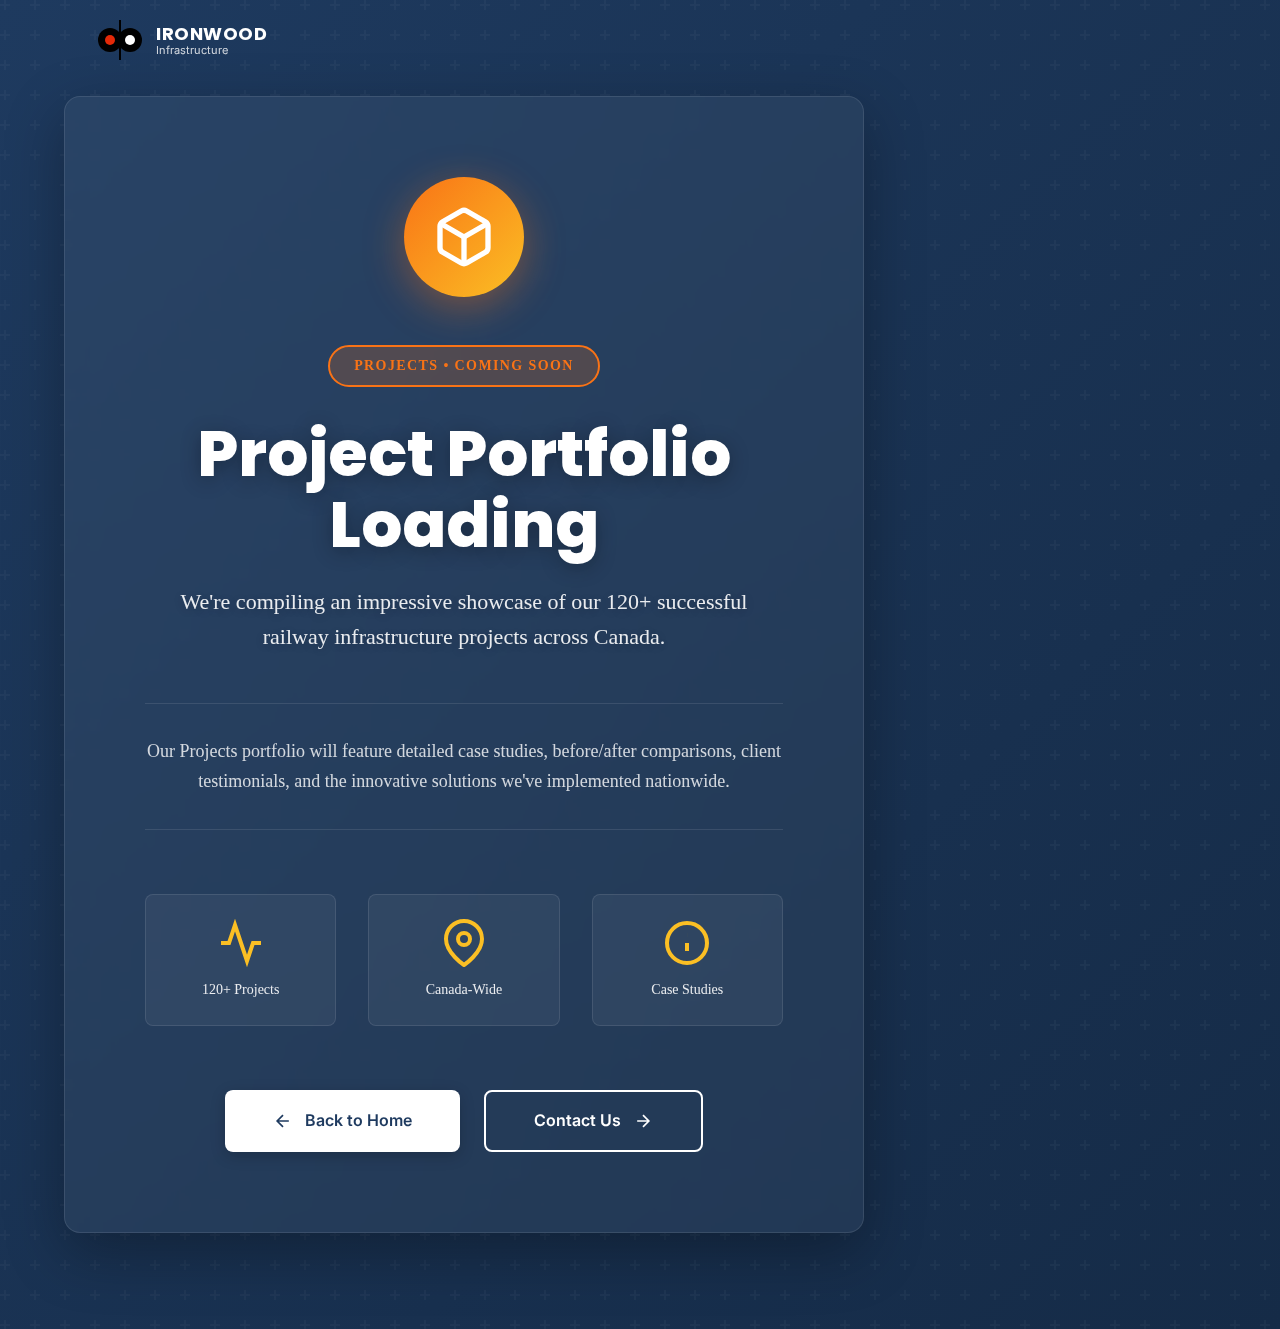
<file: pages/projects.html>
<!DOCTYPE html>
<html lang="en">
<head>
    <meta charset="UTF-8">
    <meta name="viewport" content="width=device-width, initial-scale=1.0">
    <meta name="description" content="Projects - Coming Soon - Ironwood Infrastructure">
    <title>Our Projects - Ironwood Infrastructure</title>
    
    <link rel="preconnect" href="https://fonts.googleapis.com">
    <link rel="preconnect" href="https://fonts.gstatic.com" crossorigin>
    <link href="https://fonts.googleapis.com/css2?family=Poppins:wght@400;600;700;800&family=Inter:wght@300;400;500;600&display=swap" rel="stylesheet">
    
    <link rel="stylesheet" href="../assets/css/variables.css">
    <link rel="stylesheet" href="../assets/css/reset.css">
    <link rel="stylesheet" href="../assets/css/typography.css">
    <link rel="stylesheet" href="../assets/css/layout.css">
    <link rel="stylesheet" href="../assets/css/components.css">
    <link rel="stylesheet" href="../assets/css/responsive.css">
    
    <style>
        .coming-soon-section{min-height:calc(100vh - var(--header-height));display:flex;align-items:center;justify-content:center;background:linear-gradient(135deg,var(--color-secondary) 0%,var(--color-secondary-dark) 100%);position:relative;overflow:hidden;padding:var(--spacing-5xl) 0}.coming-soon-section::before{content:'';position:absolute;top:0;left:0;width:100%;height:100%;background:url('data:image/svg+xml,<svg width="60" height="60" viewBox="0 0 60 60" xmlns="http://www.w3.org/2000/svg"><g fill="none" fill-rule="evenodd"><g fill="%23ffffff" fill-opacity="0.03"><path d="M36 34v-4h-2v4h-4v2h4v4h2v-4h4v-2h-4zm0-30V0h-2v4h-4v2h4v4h2V6h4V4h-4zM6 34v-4H4v4H0v2h4v4h2v-4h4v-2H6zM6 4V0H4v4H0v2h4v4h2V6h4V4H6z"/></g></g></svg>') repeat;animation:backgroundScroll 60s linear infinite}@keyframes backgroundScroll{0%{transform:translate(0,0)}100%{transform:translate(60px,60px)}}.coming-soon-content{position:relative;z-index:1;text-align:center;max-width:800px;padding:var(--spacing-4xl);background:rgba(255,255,255,0.05);backdrop-filter:blur(10px);border-radius:var(--border-radius-xl);border:1px solid rgba(255,255,255,0.1);box-shadow:0 20px 60px rgba(0,0,0,0.3)}.coming-soon-icon{width:120px;height:120px;margin:0 auto var(--spacing-2xl);background:linear-gradient(135deg,var(--color-primary) 0%,var(--color-accent) 100%);border-radius:50%;display:flex;align-items:center;justify-content:center;animation:pulse 2s ease-in-out infinite;box-shadow:0 10px 40px rgba(249,115,22,0.4)}@keyframes pulse{0%,100%{transform:scale(1)}50%{transform:scale(1.05)}}.coming-soon-icon svg{width:64px;height:64px;color:white}.coming-soon-badge{display:inline-block;padding:var(--spacing-xs) var(--spacing-lg);background:rgba(249,115,22,0.2);border:2px solid var(--color-primary);border-radius:var(--border-radius-full);color:var(--color-primary);font-size:var(--font-size-sm);font-weight:var(--font-weight-bold);text-transform:uppercase;letter-spacing:0.1em;margin-bottom:var(--spacing-xl)}.coming-soon-title{font-family:var(--font-primary);font-size:clamp(2.5rem,6vw,4rem);font-weight:800;color:white;line-height:1.1;margin-bottom:var(--spacing-lg);text-shadow:0 4px 20px rgba(0,0,0,0.3)}.coming-soon-subtitle{font-size:clamp(1.125rem,2vw,1.375rem);color:rgba(255,255,255,0.9);line-height:1.6;margin-bottom:var(--spacing-2xl);text-shadow:0 2px 10px rgba(0,0,0,0.2)}.coming-soon-description{font-size:var(--font-size-lg);color:rgba(255,255,255,0.8);line-height:1.7;margin-bottom:var(--spacing-3xl);padding:var(--spacing-xl) 0;border-top:1px solid rgba(255,255,255,0.1);border-bottom:1px solid rgba(255,255,255,0.1)}.coming-soon-features{display:grid;grid-template-columns:repeat(3,1fr);gap:var(--spacing-xl);margin-bottom:var(--spacing-3xl)}.feature-item{display:flex;flex-direction:column;align-items:center;gap:var(--spacing-sm);padding:var(--spacing-lg);background:rgba(255,255,255,0.05);border-radius:var(--border-radius-md);border:1px solid rgba(255,255,255,0.1);transition:all var(--transition-base)}.feature-item:hover{background:rgba(255,255,255,0.1);transform:translateY(-4px)}.feature-icon{width:48px;height:48px;color:var(--color-accent)}.feature-text{font-size:var(--font-size-sm);color:rgba(255,255,255,0.9);font-weight:var(--font-weight-medium)}.coming-soon-actions{display:flex;gap:var(--spacing-lg);justify-content:center;flex-wrap:wrap}.btn-back{padding:var(--spacing-md) var(--spacing-2xl);background:white;color:var(--color-secondary);border-radius:var(--border-radius-md);font-family:var(--font-secondary);font-size:var(--font-size-base);font-weight:var(--font-weight-semibold);text-decoration:none;display:inline-flex;align-items:center;gap:var(--spacing-sm);transition:all var(--transition-base);box-shadow:0 4px 15px rgba(0,0,0,0.2)}.btn-back:hover{transform:translateY(-2px);box-shadow:0 6px 25px rgba(0,0,0,0.3)}.btn-contact{padding:var(--spacing-md) var(--spacing-2xl);background:transparent;color:white;border:2px solid white;border-radius:var(--border-radius-md);font-family:var(--font-secondary);font-size:var(--font-size-base);font-weight:var(--font-weight-semibold);text-decoration:none;display:inline-flex;align-items:center;gap:var(--spacing-sm);transition:all var(--transition-base)}.btn-contact:hover{background:white;color:var(--color-secondary);transform:translateY(-2px)}@keyframes float{0%,100%{transform:translateY(0px)}50%{transform:translateY(-10px)}}.floating{animation:float 3s ease-in-out infinite}@media (max-width:768px){.coming-soon-content{padding:var(--spacing-3xl) var(--spacing-xl)}.coming-soon-icon{width:100px;height:100px}.coming-soon-icon svg{width:56px;height:56px}.coming-soon-features{grid-template-columns:1fr;gap:var(--spacing-md)}.coming-soon-actions{flex-direction:column}.btn-back,.btn-contact{width:100%;justify-content:center}}
    </style>
</head>
<body>
    
    <header class="header">
        <div class="container">
            <div class="header__content">
                <a href="../index.html" class="logo">
                    <img src="../assets/images/logo-ironwood.svg" alt="Ironwood Infrastructure" class="logo__svg">
                    <div class="logo__text">
                        <span class="logo__brand">IRONWOOD</span>
                        <span class="logo__subtitle">Infrastructure</span>
                    </div>
                </a>
                
                <button class="menu-toggle" id="menuToggle" aria-label="Toggle menu">
                    <span class="menu-toggle__line"></span>
                    <span class="menu-toggle__line"></span>
                    <span class="menu-toggle__line"></span>
                </button>
                
                <nav class="nav" id="mainNav">
                    <ul class="nav__list">
                        <li class="nav__item"><a href="../index.html" class="nav__link">Home</a></li>
                        <li class="nav__item"><a href="about.html" class="nav__link">About</a></li>
                        <li class="nav__item"><a href="services.html" class="nav__link">Services</a></li>
                        <li class="nav__item"><a href="projects.html" class="nav__link nav__link--active">Projects</a></li>
                        <li class="nav__item"><a href="insights.html" class="nav__link">Insights</a></li>
                        <li class="nav__item"><a href="contact.html" class="nav__link">Contact</a></li>
                    </ul>
                </nav>
            </div>
        </div>
    </header>

    <section class="coming-soon-section">
        <div class="container">
            <div class="coming-soon-content">
                
                <div class="coming-soon-icon floating">
                    <svg viewBox="0 0 24 24" fill="none" stroke="currentColor" stroke-width="2">
                        <path d="M21 16V8a2 2 0 0 0-1-1.73l-7-4a2 2 0 0 0-2 0l-7 4A2 2 0 0 0 3 8v8a2 2 0 0 0 1 1.73l7 4a2 2 0 0 0 2 0l7-4A2 2 0 0 0 21 16z"/>
                        <polyline points="3.27 6.96 12 12.01 20.73 6.96"/>
                        <line x1="12" y1="22.08" x2="12" y2="12"/>
                    </svg>
                </div>
                
                <div class="coming-soon-badge">Projects • Coming Soon</div>
                
                <h1 class="coming-soon-title">Project Portfolio Loading</h1>
                
                <p class="coming-soon-subtitle">
                    We're compiling an impressive showcase of our 120+ successful railway infrastructure projects across Canada.
                </p>
                
                <p class="coming-soon-description">
                    Our Projects portfolio will feature detailed case studies, before/after comparisons, 
                    client testimonials, and the innovative solutions we've implemented nationwide.
                </p>
                
                <div class="coming-soon-features">
                    <div class="feature-item">
                        <svg class="feature-icon" viewBox="0 0 24 24" fill="none" stroke="currentColor" stroke-width="2">
                            <polyline points="22 12 18 12 15 21 9 3 6 12 2 12"/>
                        </svg>
                        <span class="feature-text">120+ Projects</span>
                    </div>
                    <div class="feature-item">
                        <svg class="feature-icon" viewBox="0 0 24 24" fill="none" stroke="currentColor" stroke-width="2">
                            <path d="M21 10c0 7-9 13-9 13s-9-6-9-13a9 9 0 0 1 18 0z"/>
                            <circle cx="12" cy="10" r="3"/>
                        </svg>
                        <span class="feature-text">Canada-Wide</span>
                    </div>
                    <div class="feature-item">
                        <svg class="feature-icon" viewBox="0 0 24 24" fill="none" stroke="currentColor" stroke-width="2">
                            <circle cx="12" cy="12" r="10"/>
                            <path d="M12 16v-4M12 8h.01"/>
                        </svg>
                        <span class="feature-text">Case Studies</span>
                    </div>
                </div>
                
                <div class="coming-soon-actions">
                    <a href="../index.html" class="btn-back">
                        <svg width="20" height="20" viewBox="0 0 24 24" fill="none" stroke="currentColor" stroke-width="2">
                            <path d="M19 12H5M12 19l-7-7 7-7"/>
                        </svg>
                        Back to Home
                    </a>
                    <a href="contact.html" class="btn-contact">
                        Contact Us
                        <svg width="20" height="20" viewBox="0 0 24 24" fill="none" stroke="currentColor" stroke-width="2">
                            <path d="M5 12h14M12 5l7 7-7 7"/>
                        </svg>
                    </a>
                </div>
                
            </div>
        </div>
    </section>

    <script src="../assets/js/navigation.js"></script>
</body>
</html>
</file>
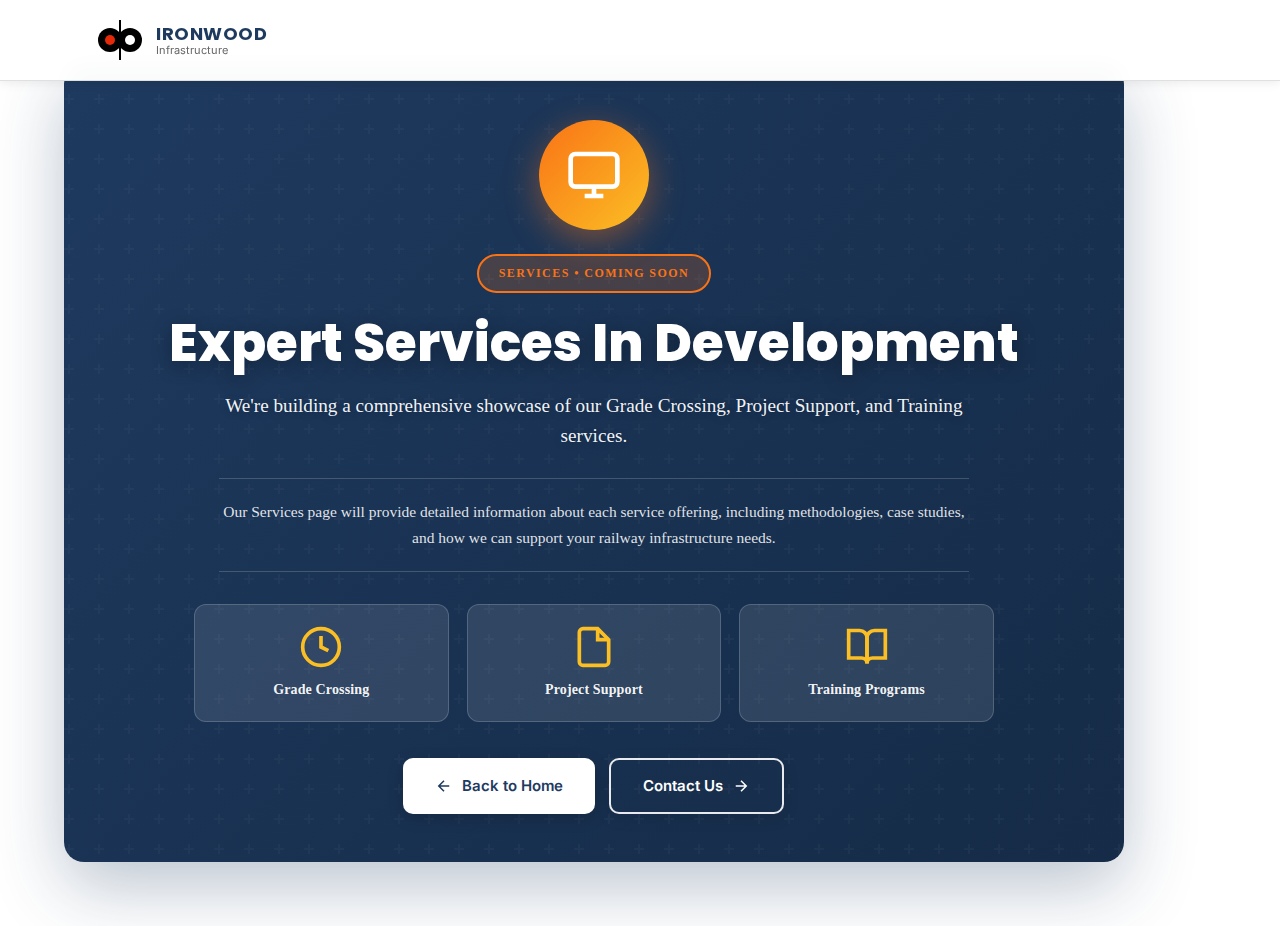
<file: pages/services.html>
<!DOCTYPE html>
<html lang="en">
<head>
    <meta charset="UTF-8">
    <meta name="viewport" content="width=device-width, initial-scale=1.0">
    <meta name="description" content="Services - Coming Soon - Ironwood Infrastructure">
    <title>Our Services - Ironwood Infrastructure</title>
    
    <link rel="preconnect" href="https://fonts.googleapis.com">
    <link rel="preconnect" href="https://fonts.gstatic.com" crossorigin>
    <link href="https://fonts.googleapis.com/css2?family=Poppins:wght@400;600;700;800&family=Inter:wght@300;400;500;600&display=swap" rel="stylesheet">
    
    <link rel="stylesheet" href="../assets/css/variables.css">
    <link rel="stylesheet" href="../assets/css/reset.css">
    <link rel="stylesheet" href="../assets/css/typography.css">
    <link rel="stylesheet" href="../assets/css/layout.css">
    <link rel="stylesheet" href="../assets/css/components.css">
    <link rel="stylesheet" href="../assets/css/responsive.css">
    
    <style>
        body{background:#fff}.header{background:rgba(255,255,255,0.98);backdrop-filter:blur(10px);border-bottom:1px solid var(--color-gray-200);box-shadow:0 2px 10px rgba(0,0,0,0.08)}.logo__brand{color:var(--color-secondary)}.logo__subtitle{color:var(--color-gray-600)}.menu-toggle__line{background-color:var(--color-secondary)}.coming-soon-section{min-height:calc(100vh - var(--header-height));display:flex;align-items:center;justify-content:center;padding:var(--spacing-3xl) 0;background:#fff}.coming-soon-content{position:relative;z-index:1;text-align:center;max-width:1100px;width:92%;padding:56px 48px 48px;background:linear-gradient(135deg,var(--color-secondary) 0%,var(--color-secondary-dark) 100%);border-radius:20px;box-shadow:0 24px 70px rgba(30,58,95,0.3);overflow:hidden}.coming-soon-content::before{content:'';position:absolute;top:0;left:0;width:100%;height:100%;background:url('data:image/svg+xml,<svg width="60" height="60" viewBox="0 0 60 60" xmlns="http://www.w3.org/2000/svg"><g fill="none" fill-rule="evenodd"><g fill="%23ffffff" fill-opacity="0.03"><path d="M36 34v-4h-2v4h-4v2h4v4h2v-4h4v-2h-4zm0-30V0h-2v4h-4v2h4v4h2V6h4V4h-4zM6 34v-4H4v4H0v2h4v4h2v-4h4v-2H6zM6 4V0H4v4H0v2h4v4h2V6h4V4H6z"/></g></g></svg>') repeat;opacity:1;z-index:0}.coming-soon-inner{position:relative;z-index:1}.coming-soon-icon{width:110px;height:110px;margin:0 auto 24px;background:linear-gradient(135deg,var(--color-primary) 0%,var(--color-accent) 100%);border-radius:50%;display:flex;align-items:center;justify-content:center;animation:float 3s ease-in-out infinite;box-shadow:0 10px 35px rgba(249,115,22,0.45)}@keyframes float{0%,100%{transform:translateY(0px)}50%{transform:translateY(-6px)}}.coming-soon-icon svg{width:56px;height:56px;color:white}.coming-soon-badge{display:inline-block;padding:8px 20px;background:rgba(249,115,22,0.2);border:2px solid var(--color-primary);border-radius:var(--border-radius-full);color:var(--color-primary);font-size:12px;font-weight:var(--font-weight-bold);text-transform:uppercase;letter-spacing:0.12em;margin-bottom:20px}.coming-soon-title{font-family:var(--font-primary);font-size:clamp(2.25rem,5.5vw,3.25rem);font-weight:800;color:white;line-height:1.15;margin-bottom:18px;text-shadow:0 4px 20px rgba(0,0,0,0.3)}.coming-soon-subtitle{font-size:clamp(1.05rem,2vw,1.2rem);color:rgba(255,255,255,0.96);line-height:1.55;margin-bottom:28px;text-shadow:0 2px 10px rgba(0,0,0,0.2);max-width:750px;margin-left:auto;margin-right:auto}.coming-soon-description{font-size:15.5px;color:rgba(255,255,255,0.88);line-height:1.65;margin-bottom:32px;padding:20px 0;border-top:1px solid rgba(255,255,255,0.18);border-bottom:1px solid rgba(255,255,255,0.18);max-width:750px;margin-left:auto;margin-right:auto}.coming-soon-features{display:grid;grid-template-columns:repeat(3,1fr);gap:18px;margin-bottom:36px;max-width:800px;margin-left:auto;margin-right:auto}.feature-item{display:flex;flex-direction:column;align-items:center;gap:10px;padding:20px 16px;background:rgba(255,255,255,0.1);border-radius:12px;border:1px solid rgba(255,255,255,0.18);transition:all 0.3s cubic-bezier(0.4,0,0.2,1)}.feature-item:hover{background:rgba(255,255,255,0.15);transform:translateY(-4px);box-shadow:0 8px 20px rgba(0,0,0,0.15)}.feature-icon{width:44px;height:44px;color:var(--color-accent)}.feature-text{font-size:14px;color:rgba(255,255,255,0.96);font-weight:var(--font-weight-semibold);letter-spacing:0.01em}.coming-soon-actions{display:flex;gap:14px;justify-content:center;flex-wrap:wrap}.btn-back,.btn-contact{padding:14px 32px;border-radius:10px;font-family:var(--font-secondary);font-size:15px;font-weight:var(--font-weight-semibold);text-decoration:none;display:inline-flex;align-items:center;gap:9px;transition:all 0.3s cubic-bezier(0.4,0,0.2,1)}.btn-back{background:white;color:var(--color-secondary);box-shadow:0 4px 16px rgba(0,0,0,0.18)}.btn-back:hover{transform:translateY(-3px);box-shadow:0 8px 24px rgba(0,0,0,0.25)}.btn-contact{background:transparent;color:white;border:2px solid rgba(255,255,255,0.9);box-shadow:0 4px 16px rgba(0,0,0,0.1)}.btn-contact:hover{background:rgba(255,255,255,0.12);border-color:white;transform:translateY(-3px);box-shadow:0 8px 24px rgba(0,0,0,0.15)}.floating{animation:float 3s ease-in-out infinite}
    </style>
</head>
<body>
    
    <header class="header">
        <div class="container">
            <div class="header__content">
                <a href="../index.html" class="logo">
                    <img src="../assets/images/logo-ironwood.svg" alt="Ironwood Infrastructure" class="logo__svg">
                    <div class="logo__text">
                        <span class="logo__brand">IRONWOOD</span>
                        <span class="logo__subtitle">Infrastructure</span>
                    </div>
                </a>
                
                <button class="menu-toggle" id="menuToggle" aria-label="Toggle menu">
                    <span class="menu-toggle__line"></span>
                    <span class="menu-toggle__line"></span>
                    <span class="menu-toggle__line"></span>
                </button>
                
                <nav class="nav" id="mainNav">
                    <ul class="nav__list">
                        <li class="nav__item"><a href="../index.html" class="nav__link">Home</a></li>
                        <li class="nav__item"><a href="about.html" class="nav__link">About</a></li>
                        <li class="nav__item"><a href="services.html" class="nav__link nav__link--active">Services</a></li>
                        <li class="nav__item"><a href="projects.html" class="nav__link">Projects</a></li>
                        <li class="nav__item"><a href="insights.html" class="nav__link">Insights</a></li>
                        <li class="nav__item"><a href="contact.html" class="nav__link">Contact</a></li>
                    </ul>
                </nav>
            </div>
        </div>
    </header>

    <section class="coming-soon-section">
        <div class="container">
            <div class="coming-soon-content">
                <div class="coming-soon-inner">
                    
                    <div class="coming-soon-icon floating">
                        <svg viewBox="0 0 24 24" fill="none" stroke="currentColor" stroke-width="2">
                            <rect x="2" y="3" width="20" height="14" rx="2" ry="2"/>
                            <line x1="8" y1="21" x2="16" y2="21"/>
                            <line x1="12" y1="17" x2="12" y2="21"/>
                        </svg>
                    </div>
                    
                    <div class="coming-soon-badge">SERVICES • COMING SOON</div>
                    
                    <h1 class="coming-soon-title">Expert Services In Development</h1>
                    
                    <p class="coming-soon-subtitle">
                        We're building a comprehensive showcase of our Grade Crossing, Project Support, and Training services.
                    </p>
                    
                    <p class="coming-soon-description">
                        Our Services page will provide detailed information about each service offering, including methodologies, case studies, and how we can support your railway infrastructure needs.
                    </p>
                    
                    <div class="coming-soon-features">
                        <div class="feature-item">
                            <svg class="feature-icon" viewBox="0 0 24 24" fill="none" stroke="currentColor" stroke-width="2">
                                <circle cx="12" cy="12" r="10"/>
                                <path d="M12 6v6l4 2"/>
                            </svg>
                            <span class="feature-text">Grade Crossing</span>
                        </div>
                        <div class="feature-item">
                            <svg class="feature-icon" viewBox="0 0 24 24" fill="none" stroke="currentColor" stroke-width="2">
                                <path d="M14 2H6a2 2 0 0 0-2 2v16a2 2 0 0 0 2 2h12a2 2 0 0 0 2-2V8z"/>
                                <polyline points="14 2 14 8 20 8"/>
                            </svg>
                            <span class="feature-text">Project Support</span>
                        </div>
                        <div class="feature-item">
                            <svg class="feature-icon" viewBox="0 0 24 24" fill="none" stroke="currentColor" stroke-width="2">
                                <path d="M2 3h6a4 4 0 0 1 4 4v14a3 3 0 0 0-3-3H2z"/>
                                <path d="M22 3h-6a4 4 0 0 0-4 4v14a3 3 0 0 1 3-3h7z"/>
                            </svg>
                            <span class="feature-text">Training Programs</span>
                        </div>
                    </div>
                    
                    <div class="coming-soon-actions">
                        <a href="../index.html" class="btn-back">
                            <svg width="18" height="18" viewBox="0 0 24 24" fill="none" stroke="currentColor" stroke-width="2">
                                <path d="M19 12H5M12 19l-7-7 7-7"/>
                            </svg>
                            Back to Home
                        </a>
                        <a href="contact.html" class="btn-contact">
                            Contact Us
                            <svg width="18" height="18" viewBox="0 0 24 24" fill="none" stroke="currentColor" stroke-width="2">
                                <path d="M5 12h14M12 5l7 7-7 7"/>
                            </svg>
                        </a>
                    </div>
                    
                </div>
            </div>
        </div>
    </section>

    <script src="../assets/js/navigation.js"></script>
</body>
</html>
</file>
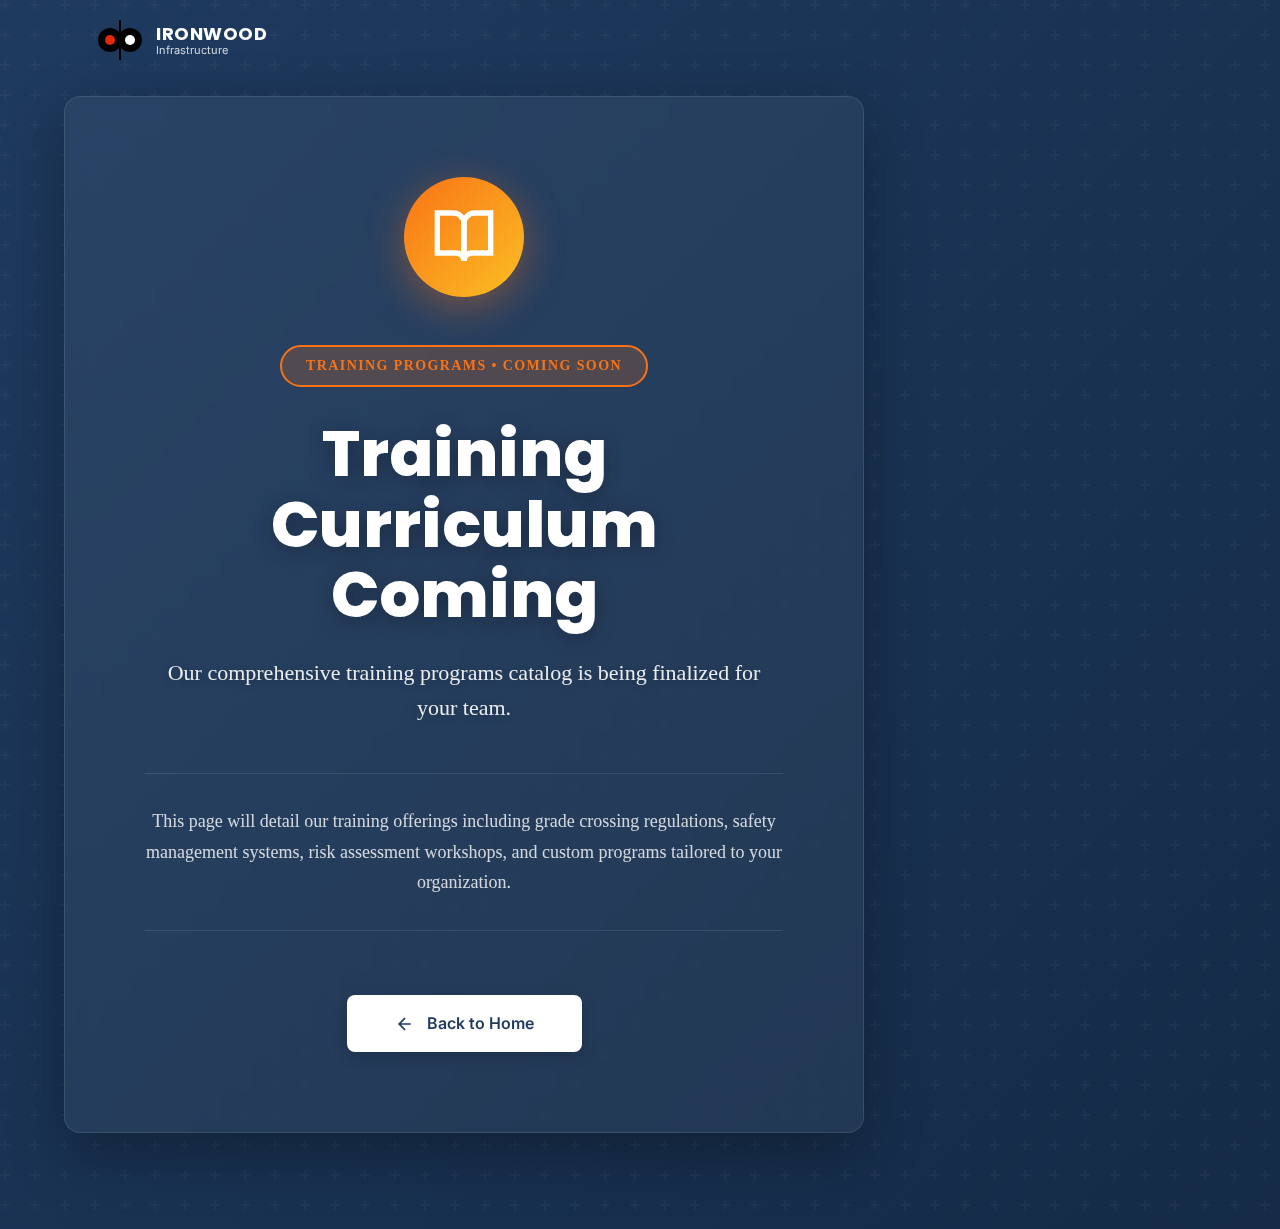
<file: pages/training.html>
<!DOCTYPE html>
<html lang="en">
<head>
    <meta charset="UTF-8">
    <meta name="viewport" content="width=device-width, initial-scale=1.0">
    <meta name="description" content="Training Programs - Coming Soon - Ironwood Infrastructure">
    <title>Training Programs - Ironwood Infrastructure</title>
    
    <link rel="preconnect" href="https://fonts.googleapis.com">
    <link rel="preconnect" href="https://fonts.gstatic.com" crossorigin>
    <link href="https://fonts.googleapis.com/css2?family=Poppins:wght@400;600;700;800&family=Inter:wght@300;400;500;600&display=swap" rel="stylesheet">
    
    <link rel="stylesheet" href="../assets/css/variables.css">
    <link rel="stylesheet" href="../assets/css/reset.css">
    <link rel="stylesheet" href="../assets/css/typography.css">
    <link rel="stylesheet" href="../assets/css/layout.css">
    <link rel="stylesheet" href="../assets/css/components.css">
    <link rel="stylesheet" href="../assets/css/responsive.css">
    
    <style>.coming-soon-section{min-height:calc(100vh - var(--header-height));display:flex;align-items:center;justify-content:center;background:linear-gradient(135deg,var(--color-secondary) 0%,var(--color-secondary-dark) 100%);position:relative;overflow:hidden;padding:var(--spacing-5xl) 0}.coming-soon-section::before{content:'';position:absolute;top:0;left:0;width:100%;height:100%;background:url('data:image/svg+xml,<svg width="60" height="60" viewBox="0 0 60 60" xmlns="http://www.w3.org/2000/svg"><g fill="none" fill-rule="evenodd"><g fill="%23ffffff" fill-opacity="0.03"><path d="M36 34v-4h-2v4h-4v2h4v4h2v-4h4v-2h-4zm0-30V0h-2v4h-4v2h4v4h2V6h4V4h-4zM6 34v-4H4v4H0v2h4v4h2v-4h4v-2H6zM6 4V0H4v4H0v2h4v4h2V6h4V4H6z"/></g></g></svg>') repeat;animation:backgroundScroll 60s linear infinite}@keyframes backgroundScroll{0%{transform:translate(0,0)}100%{transform:translate(60px,60px)}}.coming-soon-content{position:relative;z-index:1;text-align:center;max-width:800px;padding:var(--spacing-4xl);background:rgba(255,255,255,0.05);backdrop-filter:blur(10px);border-radius:var(--border-radius-xl);border:1px solid rgba(255,255,255,0.1);box-shadow:0 20px 60px rgba(0,0,0,0.3)}.coming-soon-icon{width:120px;height:120px;margin:0 auto var(--spacing-2xl);background:linear-gradient(135deg,var(--color-primary) 0%,var(--color-accent) 100%);border-radius:50%;display:flex;align-items:center;justify-content:center;animation:pulse 2s ease-in-out infinite;box-shadow:0 10px 40px rgba(249,115,22,0.4)}@keyframes pulse{0%,100%{transform:scale(1)}50%{transform:scale(1.05)}}.coming-soon-icon svg{width:64px;height:64px;color:white}.coming-soon-badge{display:inline-block;padding:var(--spacing-xs) var(--spacing-lg);background:rgba(249,115,22,0.2);border:2px solid var(--color-primary);border-radius:var(--border-radius-full);color:var(--color-primary);font-size:var(--font-size-sm);font-weight:var(--font-weight-bold);text-transform:uppercase;letter-spacing:0.1em;margin-bottom:var(--spacing-xl)}.coming-soon-title{font-family:var(--font-primary);font-size:clamp(2.5rem,6vw,4rem);font-weight:800;color:white;line-height:1.1;margin-bottom:var(--spacing-lg);text-shadow:0 4px 20px rgba(0,0,0,0.3)}.coming-soon-subtitle{font-size:clamp(1.125rem,2vw,1.375rem);color:rgba(255,255,255,0.9);line-height:1.6;margin-bottom:var(--spacing-2xl);text-shadow:0 2px 10px rgba(0,0,0,0.2)}.coming-soon-description{font-size:var(--font-size-lg);color:rgba(255,255,255,0.8);line-height:1.7;margin-bottom:var(--spacing-3xl);padding:var(--spacing-xl) 0;border-top:1px solid rgba(255,255,255,0.1);border-bottom:1px solid rgba(255,255,255,0.1)}.coming-soon-actions{display:flex;gap:var(--spacing-lg);justify-content:center;flex-wrap:wrap;margin-top:var(--spacing-2xl)}.btn-back{padding:var(--spacing-md) var(--spacing-2xl);background:white;color:var(--color-secondary);border-radius:var(--border-radius-md);font-family:var(--font-secondary);font-size:var(--font-size-base);font-weight:var(--font-weight-semibold);text-decoration:none;display:inline-flex;align-items:center;gap:var(--spacing-sm);transition:all var(--transition-base);box-shadow:0 4px 15px rgba(0,0,0,0.2)}.btn-back:hover{transform:translateY(-2px);box-shadow:0 6px 25px rgba(0,0,0,0.3)}@keyframes float{0%,100%{transform:translateY(0px)}50%{transform:translateY(-10px)}}.floating{animation:float 3s ease-in-out infinite}@media (max-width:768px){.coming-soon-content{padding:var(--spacing-3xl) var(--spacing-xl)}.coming-soon-icon{width:100px;height:100px}.coming-soon-icon svg{width:56px;height:56px}.coming-soon-actions{flex-direction:column}.btn-back{width:100%;justify-content:center}}</style>
</head>
<body>
    
    <header class="header">
        <div class="container">
            <div class="header__content">
                <a href="../index.html" class="logo">
                    <img src="../assets/images/logo-ironwood.svg" alt="Ironwood Infrastructure" class="logo__svg">
                    <div class="logo__text">
                        <span class="logo__brand">IRONWOOD</span>
                        <span class="logo__subtitle">Infrastructure</span>
                    </div>
                </a>
                
                <button class="menu-toggle" id="menuToggle" aria-label="Toggle menu">
                    <span class="menu-toggle__line"></span>
                    <span class="menu-toggle__line"></span>
                    <span class="menu-toggle__line"></span>
                </button>
                
                <nav class="nav" id="mainNav">
                    <ul class="nav__list">
                        <li class="nav__item"><a href="../index.html" class="nav__link">Home</a></li>
                        <li class="nav__item"><a href="about.html" class="nav__link">About</a></li>
                        <li class="nav__item"><a href="services.html" class="nav__link">Services</a></li>
                        <li class="nav__item"><a href="projects.html" class="nav__link">Projects</a></li>
                        <li class="nav__item"><a href="insights.html" class="nav__link">Insights</a></li>
                        <li class="nav__item"><a href="contact.html" class="nav__link">Contact</a></li>
                    </ul>
                </nav>
            </div>
        </div>
    </header>

    <section class="coming-soon-section">
        <div class="container">
            <div class="coming-soon-content">
                
                <div class="coming-soon-icon floating">
                    <svg viewBox="0 0 24 24" fill="none" stroke="currentColor" stroke-width="2">
                        <path d="M2 3h6a4 4 0 0 1 4 4v14a3 3 0 0 0-3-3H2z"/>
                        <path d="M22 3h-6a4 4 0 0 0-4 4v14a3 3 0 0 1 3-3h7z"/>
                    </svg>
                </div>
                
                <div class="coming-soon-badge">Training Programs • Coming Soon</div>
                
                <h1 class="coming-soon-title">Training Curriculum Coming</h1>
                
                <p class="coming-soon-subtitle">
                    Our comprehensive training programs catalog is being finalized for your team.
                </p>
                
                <p class="coming-soon-description">
                    This page will detail our training offerings including grade crossing regulations, 
                    safety management systems, risk assessment workshops, and custom programs tailored to your organization.
                </p>
                
                <div class="coming-soon-actions">
                    <a href="../index.html" class="btn-back">
                        <svg width="20" height="20" viewBox="0 0 24 24" fill="none" stroke="currentColor" stroke-width="2">
                            <path d="M19 12H5M12 19l-7-7 7-7"/>
                        </svg>
                        Back to Home
                    </a>
                </div>
                
            </div>
        </div>
    </section>

    <script src="../assets/js/navigation.js"></script>
</body>
</html>
</file>
<file: assets/css/variables.css>
/* ========================================
   CSS VARIABLES - IRONWOOD BRAND COLORS
   ======================================== */

:root {
    /* ==================
       IRONWOOD BRAND COLORS
       ================== */
    
    /* Primary Colors - Ironwood Palette */
    --color-primary: #f97316;           /* Orange */
    --color-primary-dark: #ea580c;
    --color-primary-light: #fb923c;
    
    --color-secondary: #1e3a5f;         /* Navy Blue */
    --color-secondary-dark: #152b47;
    --color-secondary-light: #2d4f7c;
    
    --color-accent: #fbbf24;            /* Yellow/Gold */
    --color-accent-dark: #f59e0b;
    --color-accent-light: #fcd34d;
    
    /* Neutral Colors */
    --color-black: #000000;
    --color-dark: #1a1a1a;
    --color-gray-900: #1f1f1f;
    --color-gray-800: #333333;
    --color-gray-700: #4a4a4a;
    --color-gray-600: #666666;
    --color-gray-500: #808080;
    --color-gray-400: #999999;
    --color-gray-300: #cccccc;
    --color-gray-200: #e0e0e0;
    --color-gray-100: #f5f5f5;
    --color-white: #ffffff;
    
    /* Background Colors */
    --color-bg-primary: #ffffff;
    --color-bg-secondary: #f5f5f5;
    --color-bg-dark: #1e3a5f;
    
    /* Text Colors */
    --color-text-primary: #1a1a1a;
    --color-text-secondary: #666666;
    --color-text-light: #999999;
    --color-text-white: #ffffff;
    
    /* Pink/Rose Gradient (for placeholders) */
    --color-pink-light: #ffe6f0;
    --color-pink-medium: #ffd6e8;
    --color-pink-dark: #ffb6d9;
    
    /* ==================
       TYPOGRAPHY
       ================== */
    
    /* Font Families */
    --font-primary: 'Poppins', -apple-system, BlinkMacSystemFont, 'Segoe UI', sans-serif;
    --font-secondary: 'Inter', -apple-system, BlinkMacSystemFont, 'Segoe UI', sans-serif;
    
    /* Font Sizes */
    --font-size-xs: 0.75rem;      /* 12px */
    --font-size-sm: 0.875rem;     /* 14px */
    --font-size-base: 1rem;       /* 16px */
    --font-size-lg: 1.125rem;     /* 18px */
    --font-size-xl: 1.25rem;      /* 20px */
    --font-size-2xl: 1.5rem;      /* 24px */
    --font-size-3xl: 1.875rem;    /* 30px */
    --font-size-4xl: 2.25rem;     /* 36px */
    --font-size-5xl: 3rem;        /* 48px */
    --font-size-6xl: 3.75rem;     /* 60px */
    --font-size-7xl: 4.5rem;      /* 72px */
    
    /* Font Weights */
    --font-weight-light: 300;
    --font-weight-normal: 400;
    --font-weight-medium: 500;
    --font-weight-semibold: 600;
    --font-weight-bold: 700;
    
    /* Line Heights */
    --line-height-tight: 1.2;
    --line-height-normal: 1.5;
    --line-height-relaxed: 1.75;
    --line-height-loose: 2;
    
    /* ==================
       SPACING
       ================== */
    
    --spacing-xs: 0.5rem;      /* 8px */
    --spacing-sm: 0.75rem;     /* 12px */
    --spacing-md: 1rem;        /* 16px */
    --spacing-lg: 1.5rem;      /* 24px */
    --spacing-xl: 2rem;        /* 32px */
    --spacing-2xl: 3rem;       /* 48px */
    --spacing-3xl: 4rem;       /* 64px */
    --spacing-4xl: 5rem;       /* 80px */
    --spacing-5xl: 6rem;       /* 96px */
    
    /* ==================
       LAYOUT
       ================== */
    
    /* Container */
    --container-max-width: 1200px;
    --container-padding: 1.5rem;
    
    /* Header */
    --header-height: 80px;
    --header-height-mobile: 70px;
    
    /* ==================
       BORDERS
       ================== */
    
    --border-width: 1px;
    --border-width-thick: 2px;
    --border-radius-sm: 4px;
    --border-radius-md: 8px;
    --border-radius-lg: 12px;
    --border-radius-xl: 16px;
    --border-radius-full: 9999px;
    
    /* ==================
       SHADOWS
       ================== */
    
    --shadow-sm: 0 1px 2px rgba(0, 0, 0, 0.05);
    --shadow-md: 0 4px 6px rgba(0, 0, 0, 0.1);
    --shadow-lg: 0 10px 15px rgba(0, 0, 0, 0.1);
    --shadow-xl: 0 20px 25px rgba(0, 0, 0, 0.15);
    --shadow-2xl: 0 25px 50px rgba(0, 0, 0, 0.25);
    
    /* ==================
       TRANSITIONS
       ================== */
    
    --transition-fast: 150ms ease-in-out;
    --transition-base: 300ms ease-in-out;
    --transition-slow: 500ms ease-in-out;
    
    /* ==================
       Z-INDEX SCALE
       ================== */
    
    --z-index-dropdown: 1000;
    --z-index-sticky: 1020;
    --z-index-fixed: 1030;
    --z-index-modal-backdrop: 1040;
    --z-index-modal: 1050;
    --z-index-popover: 1060;
    --z-index-tooltip: 1070;
}
</file>
<file: assets/css/typography.css>
/* Typography */

h1, h2, h3, h4, h5, h6 {
  font-family: var(--font-heading);
  font-weight: 700;
  line-height: 1.2;
  color: var(--color-black);
}

h1 {
  font-size: var(--font-size-5xl);
}

h2 {
  font-size: var(--font-size-4xl);
}

h3 {
  font-size: var(--font-size-3xl);
}

p {
  font-family: var(--font-body);
  font-size: var(--font-size-base);
  line-height: 1.7;
  color: var(--color-gray-600);
}

.section-title {
  font-size: var(--font-size-4xl);
  font-weight: 600;
  margin-bottom: var(--spacing-xl);
}

.section-title--centered {
  text-align: center;
}
</file>
<file: assets/css/layout.css>
/* ========================================
   LAYOUT STYLES - IRONWOOD DESIGN
   ======================================== */

/* Container */
.container {
    width: 100%;
    max-width: var(--container-max-width);
    margin: 0 auto;
    padding: 0 var(--container-padding);
}

.container-full {
    width: 100%;
    padding: 0;
}

/* ========================================
   HEADER - TRANSPARENT WITH SCROLL
   ======================================== */

.header {
    position: fixed;
    top: 0;
    left: 0;
    width: 100%;
    background: transparent;
    border-bottom: 1px solid transparent;
    z-index: var(--z-index-fixed);
    transition: all 0.4s cubic-bezier(0.4, 0, 0.2, 1);
}

.header.scrolled {
    background: rgba(255, 255, 255, 0.95);
    backdrop-filter: blur(10px);
    border-bottom: 1px solid var(--color-gray-200);
    box-shadow: 0 2px 10px rgba(0, 0, 0, 0.1);
}

.header__content {
    display: flex;
    align-items: center;
    justify-content: space-between;
    height: var(--header-height);
    padding: 0 var(--spacing-xl);
}

/* Logo */
.logo {
    display: flex;
    align-items: center;
    gap: 12px;
    text-decoration: none;
    transition: opacity var(--transition-fast);
}

.logo:hover {
    opacity: 0.8;
}

.logo__icon {
    display: flex;
    gap: 4px;
}

.logo__circle {
    width: 12px;
    height: 12px;
    border-radius: 50%;
    transition: background-color var(--transition-base);
}

.logo__circle--orange {
    background-color: var(--color-primary);
}

.logo__circle--black {
    background-color: var(--color-white);
}

.header.scrolled .logo__circle--black {
    background-color: var(--color-secondary);
}

.logo__text {
    display: flex;
    flex-direction: column;
    line-height: 1.2;
}

.logo__brand {
    font-family: var(--font-primary);
    font-size: 18px;
    font-weight: var(--font-weight-bold);
    color: var(--color-white);
    letter-spacing: 0.5px;
    transition: color var(--transition-base);
}

.header.scrolled .logo__brand {
    color: var(--color-secondary);
}

.logo__subtitle {
    font-family: var(--font-secondary);
    font-size: 11px;
    color: rgba(255, 255, 255, 0.8);
    font-weight: var(--font-weight-normal);
    transition: color var(--transition-base);
}

.header.scrolled .logo__subtitle {
    color: var(--color-gray-600);
}

/* Navigation */
.nav {
    position: fixed;
    top: 0;
    right: -100%;
    width: 320px;
    height: 100vh;
    background: var(--color-white);
    box-shadow: -5px 0 25px rgba(0, 0, 0, 0.15);
    padding: calc(var(--header-height) + 40px) 40px 40px;
    transition: right 0.4s cubic-bezier(0.4, 0, 0.2, 1);
    z-index: 999;
    overflow-y: auto;
}

.nav.active {
    right: 0;
}

.nav__list {
    display: flex;
    flex-direction: column;
    align-items: flex-start;
    gap: var(--spacing-lg);
    list-style: none;
}

.nav__link {
    font-family: var(--font-secondary);
    font-size: var(--font-size-lg);
    font-weight: var(--font-weight-medium);
    color: var(--color-gray-700);
    text-decoration: none;
    padding: var(--spacing-sm) 0;
    position: relative;
    transition: color var(--transition-fast);
    width: 100%;
}

.nav__link::after {
    content: '';
    position: absolute;
    bottom: 0;
    left: 0;
    width: 0;
    height: 2px;
    background-color: var(--color-primary);
    transition: width var(--transition-base);
}

.nav__link:hover {
    color: var(--color-primary);
}

.nav__link:hover::after,
.nav__link--active::after {
    width: 100%;
}

.nav__link--active {
    color: var(--color-primary);
}

/* Mobile Menu Toggle */
.menu-toggle {
    display: flex;
    flex-direction: column;
    gap: 5px;
    width: 30px;
    height: 24px;
    background: none;
    border: none;
    cursor: pointer;
    padding: 0;
    z-index: 1001;
    position: relative;
}

.menu-toggle__line {
    width: 100%;
    height: 3px;
    background-color: var(--color-white);
    border-radius: 2px;
    transition: all var(--transition-base);
}

.header.scrolled .menu-toggle__line {
    background-color: var(--color-secondary);
}

.menu-toggle.active .menu-toggle__line {
    background-color: var(--color-secondary);
}

.menu-toggle.active .menu-toggle__line:nth-child(1) {
    transform: rotate(45deg) translate(7px, 7px);
}

.menu-toggle.active .menu-toggle__line:nth-child(2) {
    opacity: 0;
}

.menu-toggle.active .menu-toggle__line:nth-child(3) {
    transform: rotate(-45deg) translate(7px, -7px);
}

/* Overlay */
.nav-overlay {
    position: fixed;
    top: 0;
    left: 0;
    width: 100%;
    height: 100%;
    background: rgba(0, 0, 0, 0.5);
    opacity: 0;
    visibility: hidden;
    transition: all var(--transition-base);
    z-index: 998;
}

.nav-overlay.active {
    opacity: 1;
    visibility: visible;
}

/* ========================================
   HERO SECTION
   ======================================== */

.hero {
    position: relative;
    min-height: 100vh;
    display: flex;
    align-items: center;
    overflow: hidden;
    padding-top: var(--header-height);
}

.hero__background {
    position: absolute;
    top: 0;
    left: 0;
    width: 100%;
    height: 100%;
    z-index: -1;
}

.hero__image {
    width: 100%;
    height: 100%;
    object-fit: cover;
}

.hero__overlay {
    position: absolute;
    top: 0;
    left: 0;
    width: 100%;
    height: 100%;
    background: linear-gradient(
        to bottom,
        rgba(30, 58, 95, 0.3) 0%,
        rgba(30, 58, 95, 0.5) 50%,
        rgba(30, 58, 95, 0.7) 100%
    );
}

.hero .container {
    display: grid;
    grid-template-columns: 1fr 420px;
    gap: var(--spacing-4xl);
    align-items: center;
    width: 100%;
}

.hero__content {
    position: relative;
    z-index: 1;
    max-width: 700px;
}

.hero__title {
    font-family: var(--font-primary);
    font-size: clamp(2.5rem, 6vw, 4.5rem);
    font-weight: var(--font-weight-bold);
    color: var(--color-white);
    line-height: 1.1;
    margin-bottom: var(--spacing-lg);
    text-shadow: 0 2px 10px rgba(0, 0, 0, 0.3);
}

.hero__subtitle {
    font-family: var(--font-secondary);
    font-size: clamp(1rem, 2vw, 1.25rem);
    color: var(--color-white);
    line-height: 1.6;
    text-shadow: 0 1px 5px rgba(0, 0, 0, 0.3);
}

/* ========================================
   ABOUT SECTION
   ======================================== */

.about-section {
    padding: var(--spacing-5xl) 0;
    background-color: var(--color-secondary);
}

.about-section__grid {
    display: grid;
    grid-template-columns: 1fr 1fr;
    gap: var(--spacing-4xl);
    align-items: center;
}

.about-section__content {
    max-width: 600px;
}

.about-section .section-title {
    color: var(--color-white);
}

.about-section__text {
    font-size: var(--font-size-lg);
    line-height: var(--line-height-relaxed);
    color: rgba(255, 255, 255, 0.9);
    margin-bottom: var(--spacing-xl);
}

.about-section__image {
    width: 100%;
    height: 500px;
    border-radius: var(--border-radius-lg);
    overflow: hidden;
}

/* ========================================
   SERVICES SECTION - LEFT ALIGNED
   ======================================== */

.services-section {
    padding: var(--spacing-5xl) 0;
    background-color: var(--color-white);
}

.services-section .section-title {
    text-align: left;
    margin-bottom: var(--spacing-2xl);
}

/* ========================================
   INSIGHTS SECTION
   ======================================== */

.insights-section {
    padding: var(--spacing-5xl) 0;
    background-color: var(--color-bg-secondary);
}

.insights-grid {
    display: grid;
    grid-template-columns: repeat(3, 1fr);
    gap: var(--spacing-3xl);
}

.insight-article {
    padding: var(--spacing-xl);
    border-left: 3px solid var(--color-primary);
    transition: all var(--transition-base);
    background: var(--color-white);
}

.insight-article:hover {
    border-color: var(--color-accent);
    transform: translateX(8px);
}

.insight-article__title {
    font-family: var(--font-primary);
    font-size: var(--font-size-xl);
    font-weight: var(--font-weight-semibold);
    color: var(--color-text-primary);
    margin-bottom: var(--spacing-md);
    line-height: 1.3;
}

.insight-article__excerpt {
    font-size: var(--font-size-base);
    line-height: var(--line-height-relaxed);
    color: var(--color-text-secondary);
}

/* ========================================
   FOOTER - MINIMAL & CLEAN
   ======================================== */

.footer {
    background-color: var(--color-secondary);
    color: var(--color-white);
    padding: var(--spacing-3xl) 0;
    border-top: 3px solid var(--color-primary);
}

.footer__grid {
    display: grid;
    grid-template-columns: 2fr 1fr;
    gap: var(--spacing-4xl);
    align-items: start;
}

.footer__brand {
    display: flex;
    flex-direction: column;
    gap: var(--spacing-lg);
}

.footer__logo {
    display: flex;
    align-items: center;
    gap: 12px;
}

.footer__logo-icon {
    display: flex;
    gap: 4px;
}

.footer__logo-circle {
    width: 12px;
    height: 12px;
    border-radius: 50%;
}

.footer__logo-circle--orange {
    background-color: var(--color-primary);
}

.footer__logo-circle--white {
    background-color: var(--color-white);
}

.footer__logo-text {
    display: flex;
    flex-direction: column;
    line-height: 1.2;
}

.footer__logo-brand {
    font-family: var(--font-primary);
    font-size: 20px;
    font-weight: var(--font-weight-bold);
    color: var(--color-white);
    letter-spacing: 0.5px;
}

.footer__logo-subtitle {
    font-size: 12px;
    color: rgba(255, 255, 255, 0.7);
}

.footer__info {
    display: flex;
    flex-direction: column;
    gap: var(--spacing-sm);
}

.footer__info-item {
    display: flex;
    align-items: flex-start;
    gap: var(--spacing-sm);
    font-size: var(--font-size-sm);
    color: rgba(255, 255, 255, 0.9);
    line-height: 1.6;
}

.footer__info-icon {
    width: 18px;
    height: 18px;
    flex-shrink: 0;
    color: var(--color-accent);
    margin-top: 2px;
}

.footer__social {
    display: flex;
    flex-direction: column;
    gap: var(--spacing-md);
}

.footer__social-title {
    font-family: var(--font-primary);
    font-size: var(--font-size-base);
    font-weight: var(--font-weight-semibold);
    color: var(--color-white);
    margin-bottom: var(--spacing-sm);
}

.footer__social-links {
    display: flex;
    gap: var(--spacing-md);
}

.footer__social-link {
    display: flex;
    align-items: center;
    justify-content: center;
    width: 40px;
    height: 40px;
    border-radius: 50%;
    background: rgba(255, 255, 255, 0.1);
    color: var(--color-white);
    transition: all var(--transition-base);
}

.footer__social-link:hover {
    background: var(--color-primary);
    transform: translateY(-2px);
}

.footer__bottom {
    margin-top: var(--spacing-2xl);
    padding-top: var(--spacing-lg);
    border-top: 1px solid rgba(255, 255, 255, 0.1);
    text-align: center;
    font-size: var(--font-size-sm);
    color: rgba(255, 255, 255, 0.6);
}

/* ========================================
   UTILITY CLASSES
   ======================================== */

.placeholder-image {
    width: 100%;
    height: 100%;
    background: linear-gradient(135deg, 
        var(--color-pink-dark) 0%, 
        var(--color-pink-medium) 50%, 
        var(--color-pink-light) 100%
    );
    position: relative;
    overflow: hidden;
}

.placeholder-image::before {
    content: '';
    position: absolute;
    top: 0;
    left: 0;
    width: 100%;
    height: 100%;
    background-image: 
        repeating-linear-gradient(
            45deg,
            transparent,
            transparent 10px,
            rgba(255, 255, 255, 0.05) 10px,
            rgba(255, 255, 255, 0.05) 20px
        ),
        repeating-linear-gradient(
            -45deg,
            transparent,
            transparent 10px,
            rgba(255, 255, 255, 0.05) 10px,
            rgba(255, 255, 255, 0.05) 20px
        );
}
</file>
<file: assets/css/components.css>
/* ========================================
   COMPONENTS STYLES - IRONWOOD ENHANCED
   ======================================== */

/* ==================
   BUTTONS - WITH MICRO-INTERACTIONS
   ================== */

.btn {
    display: inline-flex;
    align-items: center;
    justify-content: center;
    gap: 12px;
    padding: 14px 32px;
    font-family: var(--font-secondary);
    font-size: var(--font-size-base);
    font-weight: var(--font-weight-semibold);
    text-decoration: none;
    border-radius: var(--border-radius-md);
    cursor: pointer;
    transition: all var(--transition-base);
    border: none;
    position: relative;
    overflow: hidden;
}

/* Ripple effect on click */
.btn::before {
    content: '';
    position: absolute;
    top: 50%;
    left: 50%;
    width: 0;
    height: 0;
    border-radius: 50%;
    background: rgba(255, 255, 255, 0.3);
    transform: translate(-50%, -50%);
    transition: width 0.6s, height 0.6s;
}

.btn:active::before {
    width: 300px;
    height: 300px;
}

.btn--primary {
    background-color: var(--color-secondary);
    color: var(--color-white);
}

.btn--primary:hover {
    background-color: var(--color-secondary-dark);
    transform: translateY(-2px);
    box-shadow: var(--shadow-lg);
}

.btn--primary:active {
    transform: translateY(0);
}

.btn--secondary {
    background-color: var(--color-primary);
    color: var(--color-white);
}

.btn--secondary:hover {
    background-color: var(--color-primary-dark);
    transform: translateY(-2px);
    box-shadow: var(--shadow-lg);
}

.btn--secondary:active {
    transform: translateY(0);
}

.btn--hero {
    background-color: var(--color-white);
    color: var(--color-secondary);
    padding: 18px 44px;
    font-size: 1.125rem;
    font-weight: var(--font-weight-semibold);
    border-radius: 50px;
    box-shadow: 0 6px 24px rgba(0, 0, 0, 0.18);
}

.btn--hero:hover {
    transform: translateY(-4px);
    box-shadow: 0 10px 35px rgba(0, 0, 0, 0.25);
}

.btn--hero svg {
    transition: transform var(--transition-base);
}

.btn--hero:hover svg {
    transform: translateX(5px);
}

/* ==================
   HERO TABS - WITH PROGRESS BAR
   ================== */

.hero__tabs {
    display: flex;
    gap: var(--spacing-4xl);
    margin-top: var(--spacing-4xl);
    justify-content: flex-start;
    align-items: center;
}

.hero__tab {
    display: flex;
    flex-direction: column;
    align-items: center;
    gap: 14px;
    background: none;
    border: none;
    cursor: pointer;
    padding: 0;
    transition: all var(--transition-base);
    position: relative;
    flex: 0 0 auto;
}

.hero__tab:hover {
    opacity: 0.8;
}

.hero__tab:focus-visible {
    outline: 2px solid rgba(255, 255, 255, 0.8);
    outline-offset: 4px;
    border-radius: 4px;
}

/* TAB LINE WITH PROGRESS */
.hero__tab-line {
    width: 200px;
    height: 5px;
    background: rgba(255, 255, 255, 0.25);
    border-radius: 3px;
    position: relative;
    overflow: hidden;
}

/* PROGRESS BAR */
.hero__tab-progress {
    position: absolute;
    top: 0;
    left: 0;
    height: 100%;
    width: 0%;
    background: var(--color-white);
    transition: width 0.05s linear;
    border-radius: 3px;
}

.hero__tab.active .hero__tab-line {
    background: rgba(255, 255, 255, 0.3);
    box-shadow: 0 3px 15px rgba(255, 255, 255, 0.2);
}

.hero__tab.active .hero__tab-progress {
    box-shadow: 0 0 15px rgba(255, 255, 255, 0.5);
}

.hero__tab-text {
    font-family: var(--font-secondary);
    font-size: 17px;
    font-weight: var(--font-weight-medium);
    color: rgba(255, 255, 255, 0.65);
    transition: color var(--transition-base);
    white-space: nowrap;
    letter-spacing: 0.01em;
}

.hero__tab.active .hero__tab-text {
    color: var(--color-white);
    font-weight: var(--font-weight-semibold);
}

/* Hero Tab Content */
.hero__tab-content {
    position: relative;
    min-height: 240px;
}

.hero__tab-pane {
    position: absolute;
    top: 0;
    left: 0;
    width: 100%;
    opacity: 0;
    visibility: hidden;
    transition: opacity 0.6s ease-in-out;
}

.hero__tab-pane.active {
    opacity: 1;
    visibility: visible;
    position: relative;
}

/* Hero Pause Button - Enhanced */
.hero__pause {
    position: absolute;
    bottom: 30px;
    right: 30px;
    width: 48px;
    height: 48px;
    border-radius: 50%;
    background: rgba(255, 255, 255, 0.2);
    backdrop-filter: blur(10px);
    border: 2px solid rgba(255, 255, 255, 0.3);
    display: flex;
    align-items: center;
    justify-content: center;
    cursor: pointer;
    transition: all var(--transition-base);
    z-index: 10;
}

.hero__pause:hover {
    background: rgba(255, 255, 255, 0.3);
    transform: scale(1.08);
}

.hero__pause:active {
    transform: scale(0.95);
}

.hero__pause:focus-visible {
    outline: 2px solid rgba(255, 255, 255, 0.8);
    outline-offset: 2px;
}

.hero__pause svg {
    color: var(--color-white);
    transition: transform var(--transition-fast);
}

/* Mobile Indicators - Hidden by default */
.hero__mobile-indicator {
    display: none;
    gap: 8px;
    margin-top: 24px;
    justify-content: center;
}

.hero__dot {
    width: 8px;
    height: 8px;
    border-radius: 50%;
    background: rgba(255, 255, 255, 0.4);
    transition: all var(--transition-base);
}

.hero__dot.active {
    background: white;
    width: 24px;
    border-radius: 4px;
}

/* ==================
   SKIP LINK - ACCESSIBILITY
   ================== */

.skip-link {
    position: absolute;
    top: -40px;
    left: 0;
    background: var(--color-primary);
    color: white;
    padding: 8px 16px;
    text-decoration: none;
    font-weight: var(--font-weight-semibold);
    z-index: 9999;
    border-radius: 0 0 4px 0;
}

.skip-link:focus {
    top: 0;
}

/* ==================
   SCREEN READER ONLY
   ================== */

.sr-only {
    position: absolute;
    width: 1px;
    height: 1px;
    padding: 0;
    margin: -1px;
    overflow: hidden;
    clip: rect(0, 0, 0, 0);
    white-space: nowrap;
    border-width: 0;
}

/* ==================
   RESPONSIVE ADJUSTMENTS
   ================== */

@media (max-width: 1200px) {
    .hero__tabs {
        gap: var(--spacing-3xl);
    }
    
    .hero__tab-line {
        width: 180px;
    }
    
    .hero__tab-text {
        font-size: 16px;
    }
}

@media (max-width: 1024px) {
    .hero__tabs {
        gap: var(--spacing-2xl);
    }
    
    .hero__tab-line {
        width: 160px;
        height: 4px;
    }
    
    .hero__tab-text {
        font-size: 15px;
    }
    
    .btn--hero {
        padding: 16px 38px;
        font-size: 1.0625rem;
    }
}

@media (max-width: 768px) {
    /* HIDE TABS, SHOW DOTS */
    .hero__tabs {
        display: none;
    }
    
    .hero__mobile-indicator {
        display: flex;
    }
    
    .hero__tab-content {
        min-height: 220px;
    }
    
    .btn--hero {
        padding: 14px 32px;
        font-size: 1rem;
    }
}

@media (max-width: 480px) {
    .hero__mobile-indicator {
        margin-top: 20px;
    }
    
    .btn--hero {
        padding: 12px 28px;
        font-size: 0.9375rem;
    }
    
    .hero__pause {
        width: 40px;
        height: 40px;
        bottom: 20px;
        right: 20px;
    }
    
    .hero__pause svg {
        width: 20px;
        height: 20px;
    }
}
</file>
<file: assets/css/back-to-top.css>
/* ========================================
   BACK TO TOP BUTTON STYLES
   ======================================== */

.back-to-top {
    position: fixed;
    bottom: 30px;
    right: 30px;
    width: 56px;
    height: 56px;
    background: var(--color-primary);
    color: var(--color-white);
    border: none;
    border-radius: 50%;
    cursor: pointer;
    opacity: 0;
    visibility: hidden;
    transform: translateY(20px) scale(0.8);
    transition: all 0.3s cubic-bezier(0.4, 0, 0.2, 1);
    z-index: 1000;
    box-shadow: 0 4px 20px rgba(249, 115, 22, 0.4);
    display: flex;
    align-items: center;
    justify-content: center;
}

.back-to-top.visible {
    opacity: 1;
    visibility: visible;
    transform: translateY(0) scale(1);
}

.back-to-top:hover {
    transform: translateY(-4px) scale(1.05);
    box-shadow: 0 8px 30px rgba(249, 115, 22, 0.5);
    background: var(--color-primary-dark);
}

.back-to-top:active {
    transform: translateY(-2px) scale(1);
}

.back-to-top:focus-visible {
    outline: 3px solid rgba(249, 115, 22, 0.5);
    outline-offset: 3px;
}

/* Icon */
.back-to-top__icon {
    position: relative;
    z-index: 2;
    transition: transform 0.3s ease;
}

.back-to-top:hover .back-to-top__icon {
    transform: translateY(-2px);
}

/* Progress Circle */
.back-to-top__progress {
    position: absolute;
    top: 0;
    left: 0;
    width: 100%;
    height: 100%;
    transform: rotate(-90deg);
    z-index: 1;
}

.back-to-top__progress-bg {
    fill: none;
    stroke: rgba(255, 255, 255, 0.2);
    stroke-width: 3;
}

.back-to-top__progress-fill {
    fill: none;
    stroke: var(--color-white);
    stroke-width: 3;
    stroke-linecap: round;
    stroke-dasharray: 283; /* 2 * PI * 45 */
    stroke-dashoffset: 283;
    transition: stroke-dashoffset 0.1s linear;
}

/* Mobile Styles */
@media (max-width: 768px) {
    .back-to-top {
        width: 48px;
        height: 48px;
        bottom: 20px;
        right: 20px;
    }
    
    .back-to-top__icon {
        width: 20px;
        height: 20px;
    }
}

/* Tablet */
@media (max-width: 1024px) and (min-width: 769px) {
    .back-to-top {
        width: 52px;
        height: 52px;
        bottom: 25px;
        right: 25px;
    }
}

/* Reduced Motion */
@media (prefers-reduced-motion: reduce) {
    .back-to-top,
    .back-to-top__icon,
    .back-to-top__progress-fill {
        transition: none !important;
        animation: none !important;
    }
}

/* Print */
@media print {
    .back-to-top {
        display: none !important;
    }
}
</file>
<file: assets/css/loading.css>
/* ========================================
   LOADING STATES - SKELETON LOADERS
   ======================================== */

/* ==================
   SKELETON ANIMATION
   ================== */

@keyframes skeleton-loading {
    0% {
        background-position: 200% 0;
    }
    100% {
        background-position: -200% 0;
    }
}

/* ==================
   SKELETON BASE
   ================== */

.skeleton-loading {
    background: linear-gradient(
        90deg,
        #f0f0f0 0%,
        #e0e0e0 20%,
        #f0f0f0 40%,
        #f0f0f0 100%
    );
    background-size: 200% 100%;
    animation: skeleton-loading 1.5s ease-in-out infinite;
    border-radius: var(--border-radius-md);
}

/* Dark mode skeleton */
.skeleton-loading--dark {
    background: linear-gradient(
        90deg,
        rgba(255, 255, 255, 0.05) 0%,
        rgba(255, 255, 255, 0.1) 20%,
        rgba(255, 255, 255, 0.05) 40%,
        rgba(255, 255, 255, 0.05) 100%
    );
}

/* ==================
   IMAGE LOADING STATE
   ================== */

.hero__image--loading {
    position: relative;
}

.hero__image--loading::before {
    content: '';
    position: absolute;
    top: 0;
    left: 0;
    width: 100%;
    height: 100%;
    background: linear-gradient(
        90deg,
        rgba(30, 58, 95, 0.8) 0%,
        rgba(30, 58, 95, 0.6) 20%,
        rgba(30, 58, 95, 0.8) 40%,
        rgba(30, 58, 95, 0.8) 100%
    );
    background-size: 200% 100%;
    animation: skeleton-loading 1.5s ease-in-out infinite;
    z-index: 1;
}

/* Remove loading state when image loads */
.hero__image--loading.loaded::before {
    display: none;
}

/* ==================
   TEXT SKELETONS
   ================== */

.skeleton-text {
    height: 1em;
    background: linear-gradient(
        90deg,
        #f0f0f0 0%,
        #e0e0e0 20%,
        #f0f0f0 40%,
        #f0f0f0 100%
    );
    background-size: 200% 100%;
    animation: skeleton-loading 1.5s ease-in-out infinite;
    border-radius: 4px;
    margin: 0.5em 0;
}

.skeleton-text--title {
    height: 2em;
    width: 70%;
}

.skeleton-text--subtitle {
    height: 1.2em;
    width: 90%;
}

.skeleton-text--body {
    height: 1em;
    width: 100%;
}

/* ==================
   CARD SKELETONS
   ================== */

.skeleton-card {
    background: var(--color-white);
    border-radius: var(--border-radius-lg);
    overflow: hidden;
    box-shadow: 0 4px 20px rgba(0, 0, 0, 0.08);
}

.skeleton-card__image {
    width: 100%;
    height: 240px;
    background: linear-gradient(
        90deg,
        #f0f0f0 0%,
        #e0e0e0 20%,
        #f0f0f0 40%,
        #f0f0f0 100%
    );
    background-size: 200% 100%;
    animation: skeleton-loading 1.5s ease-in-out infinite;
}

.skeleton-card__content {
    padding: var(--spacing-xl);
}

.skeleton-card__line {
    height: 1em;
    background: linear-gradient(
        90deg,
        #f0f0f0 0%,
        #e0e0e0 20%,
        #f0f0f0 40%,
        #f0f0f0 100%
    );
    background-size: 200% 100%;
    animation: skeleton-loading 1.5s ease-in-out infinite;
    border-radius: 4px;
    margin-bottom: 0.75em;
}

.skeleton-card__line:nth-child(1) {
    width: 60%;
    height: 1.5em;
}

.skeleton-card__line:nth-child(2) {
    width: 100%;
}

.skeleton-card__line:nth-child(3) {
    width: 90%;
}

.skeleton-card__line:nth-child(4) {
    width: 40%;
}

/* ==================
   BUTTON SKELETONS
   ================== */

.skeleton-button {
    display: inline-block;
    width: 120px;
    height: 44px;
    background: linear-gradient(
        90deg,
        #f0f0f0 0%,
        #e0e0e0 20%,
        #f0f0f0 40%,
        #f0f0f0 100%
    );
    background-size: 200% 100%;
    animation: skeleton-loading 1.5s ease-in-out infinite;
    border-radius: var(--border-radius-md);
}

/* ==================
   SHIMMER EFFECT (Alternative)
   ================== */

@keyframes shimmer {
    0% {
        transform: translateX(-100%);
    }
    100% {
        transform: translateX(100%);
    }
}

.shimmer {
    position: relative;
    overflow: hidden;
    background: #f0f0f0;
}

.shimmer::after {
    content: '';
    position: absolute;
    top: 0;
    left: 0;
    width: 100%;
    height: 100%;
    background: linear-gradient(
        90deg,
        transparent 0%,
        rgba(255, 255, 255, 0.6) 50%,
        transparent 100%
    );
    animation: shimmer 1.5s infinite;
}

/* ==================
   PULSE EFFECT (Alternative)
   ================== */

@keyframes pulse {
    0%, 100% {
        opacity: 1;
    }
    50% {
        opacity: 0.5;
    }
}

.pulse {
    animation: pulse 1.5s ease-in-out infinite;
}

/* ==================
   LOADING SPINNER
   ================== */

.spinner {
    width: 40px;
    height: 40px;
    border: 4px solid rgba(0, 0, 0, 0.1);
    border-left-color: var(--color-primary);
    border-radius: 50%;
    animation: spin 1s linear infinite;
}

@keyframes spin {
    0% {
        transform: rotate(0deg);
    }
    100% {
        transform: rotate(360deg);
    }
}

.spinner--small {
    width: 20px;
    height: 20px;
    border-width: 2px;
}

.spinner--large {
    width: 60px;
    height: 60px;
    border-width: 6px;
}

/* ==================
   LOADING CONTAINER
   ================== */

.loading-container {
    display: flex;
    justify-content: center;
    align-items: center;
    min-height: 300px;
}

.loading-container--fullscreen {
    min-height: 100vh;
}

/* ==================
   FADE IN WHEN LOADED
   ================== */

@keyframes fadeIn {
    from {
        opacity: 0;
    }
    to {
        opacity: 1;
    }
}

.fade-in {
    animation: fadeIn 0.5s ease-in-out;
}

/* ==================
   LAZY LOAD FADE
   ================== */

img.lazy {
    opacity: 0;
    transition: opacity 0.5s ease-in-out;
}

img.lazy.loaded {
    opacity: 1;
}

/* ==================
   CONTENT PLACEHOLDER
   ================== */

.content-placeholder {
    padding: var(--spacing-xl);
}

.content-placeholder__line {
    height: 1em;
    background: linear-gradient(
        90deg,
        #f0f0f0 0%,
        #e0e0e0 20%,
        #f0f0f0 40%,
        #f0f0f0 100%
    );
    background-size: 200% 100%;
    animation: skeleton-loading 1.5s ease-in-out infinite;
    border-radius: 4px;
    margin-bottom: 1em;
}

.content-placeholder__line:nth-child(1) {
    width: 90%;
}

.content-placeholder__line:nth-child(2) {
    width: 100%;
}

.content-placeholder__line:nth-child(3) {
    width: 85%;
}

.content-placeholder__line:nth-child(4) {
    width: 95%;
}

.content-placeholder__line:nth-child(5) {
    width: 70%;
}

/* ==================
   DISABLE SKELETON ON LOAD
   ================== */

.loaded .skeleton-loading {
    animation: none;
    background: none;
}

/* ==================
   PROGRESSIVE BLUR
   ================== */

.progressive-blur {
    filter: blur(20px);
    transition: filter 0.5s ease-in-out;
}

.progressive-blur.loaded {
    filter: blur(0);
}

/* ==================
   STATS LOADING
   ================== */

.stat-number.skeleton-loading {
    width: 80px;
    height: 2.5rem;
    display: inline-block;
}

.stat-label.skeleton-loading {
    width: 100px;
    height: 1rem;
    display: inline-block;
}

/* ==================
   RESPONSIVE SKELETONS
   ================== */

@media (max-width: 768px) {
    .skeleton-card__image {
        height: 200px;
    }
    
    .skeleton-text--title {
        height: 1.5em;
    }
}

@media (max-width: 480px) {
    .skeleton-card__image {
        height: 160px;
    }
    
    .spinner {
        width: 30px;
        height: 30px;
        border-width: 3px;
    }
}
</file>
<file: assets/css/responsive.css>
/* Responsive */

/* Desktop (1024px and up) */
@media (min-width: 1024px) {
  .nav {
    display: block;
  }
  
  .menu-toggle {
    display: none;
  }
}

/* Tablet (768px to 1023px) */
@media (max-width: 1023px) {
  .hero__title {
    font-size: var(--font-size-4xl);
  }
  
  .services-grid {
    grid-template-columns: repeat(2, 1fr);
  }
  
  .about-section__grid {
    grid-template-columns: 1fr;
  }
  
  .insights-grid {
    grid-template-columns: 1fr;
  }
}

/* Mobile (below 768px) */
@media (max-width: 767px) {
  .hero {
    min-height: 500px;
    padding: var(--spacing-2xl) 0;
  }
  
  .hero__title {
    font-size: var(--font-size-3xl);
  }
  
  .hero__subtitle {
    font-size: var(--font-size-base);
  }
  
  .hero__carousel {
    max-width: 100%;
  }
  
  .services-grid {
    grid-template-columns: 1fr;
  }
  
  .section-title {
    font-size: var(--font-size-3xl);
  }
  
  .footer__content {
    flex-direction: column;
    gap: var(--spacing-lg);
    text-align: center;
  }
  
  .footer__nav {
    flex-direction: column;
    gap: var(--spacing-sm);
  }
  
  /* Mobile Navigation */
  .nav {
    position: fixed;
    top: 73px;
    left: 0;
    width: 100%;
    background-color: var(--color-white);
    border-bottom: 1px solid var(--color-gray-200);
    transform: translateY(-100%);
    transition: transform var(--transition-base);
    padding: var(--spacing-lg);
  }
  
  .nav.active {
    transform: translateY(0);
  }
  
  .nav__list {
    flex-direction: column;
    gap: var(--spacing-md);
  }
}
</file>
